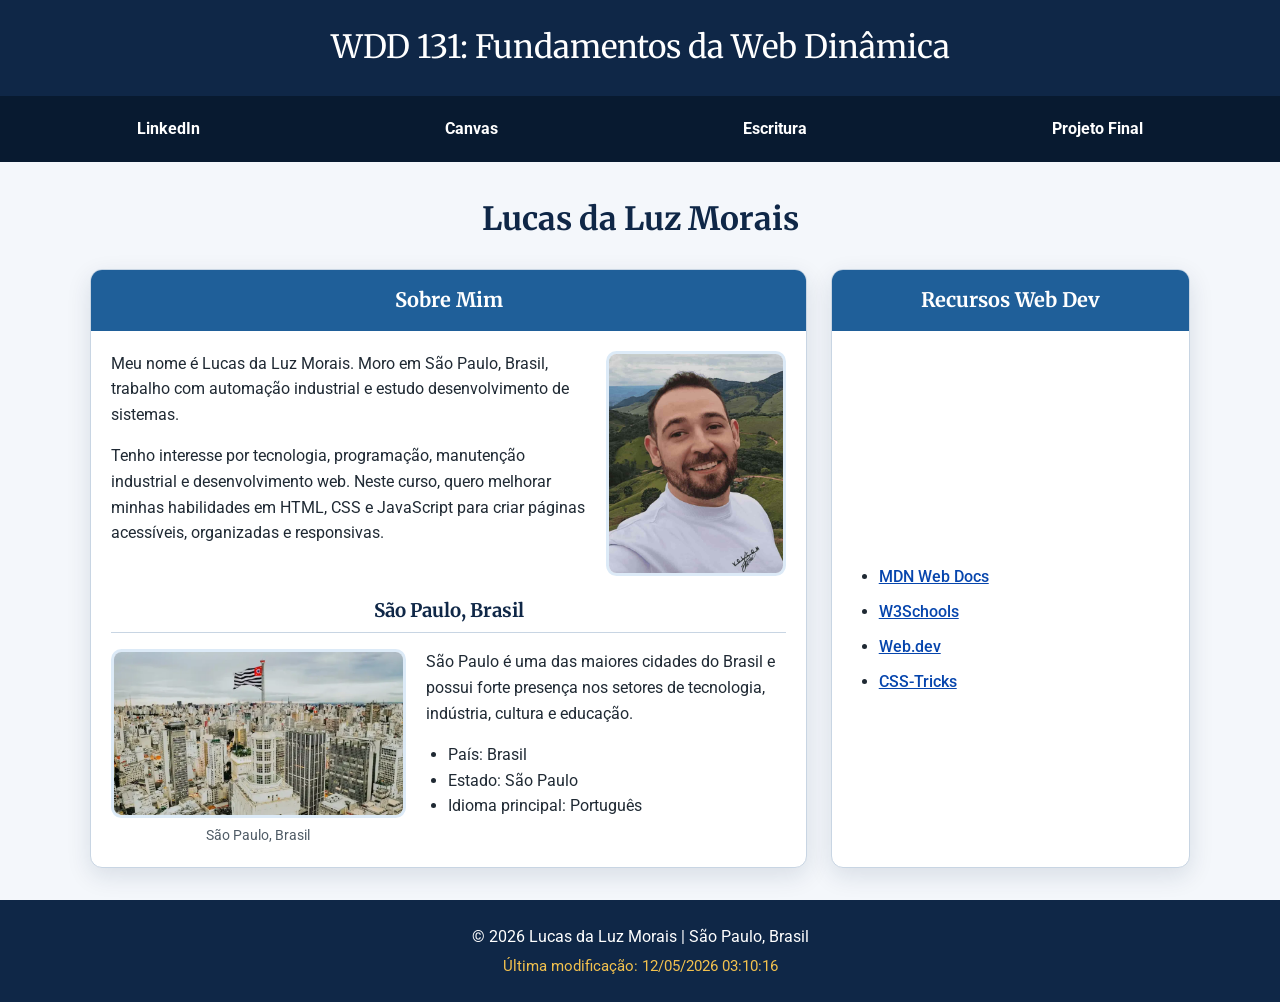
<file: index.html>
<!DOCTYPE html>
<html lang="pt-BR">
<head>
  <meta charset="UTF-8">
  <meta name="viewport" content="width=device-width, initial-scale=1.0">

  <title>WDD 131 – Fundamentos da Web Dinâmica - Lucas da Luz Morais</title>

  <meta
    name="description"
    content="WDD 131 – Fundamentos da Web Dinâmica. Página inicial de Lucas da Luz Morais com informações pessoais, recursos de desenvolvimento web e links acadêmicos."
  >

  <meta name="author" content="Lucas da Luz Morais">

  <link rel="preconnect" href="https://fonts.googleapis.com">
  <link rel="preconnect" href="https://fonts.gstatic.com" crossorigin>

  <link
    href="https://fonts.googleapis.com/css2?family=Merriweather:wght@700&family=Roboto:wght@400;500;700&display=swap"
    rel="stylesheet"
  >

  <link rel="stylesheet" href="estilos/base.css">

  <script src="scripts/obterdatas.js" defer></script>
</head>

<body>
  <header>
    <span id="course-title">
      WDD 131: Fundamentos da Web Dinâmica
    </span>

    <nav aria-label="Navegação principal">
      <a
        href="https://www.linkedin.com/in/llucaslluz/"
        target="_blank"
        rel="noopener noreferrer"
      >
        LinkedIn
      </a>

      <a
        href="https://byupw.instructure.com/"
        target="_blank"
        rel="noopener noreferrer"
      >
        Canvas
      </a>

      <a
        href="https://www.churchofjesuschrist.org/study/scriptures/bofm/morm/9?lang=por"
        target="_blank"
        rel="noopener noreferrer"
      >
        Escritura
      </a>

      <a href="projeto/">
        Projeto Final
      </a>
    </nav>
  </header>

  <main>
    <h1>Lucas da Luz Morais</h1>

    <div class="cards-grid">
      <section class="card sobre-mim">
        <h2>Sobre Mim</h2>

        <div class="card-content">
          <div class="texto-sobre">
            <p>
              Meu nome é Lucas da Luz Morais. Moro em São Paulo, Brasil,
              trabalho com automação industrial e estudo desenvolvimento
              de sistemas.
            </p>

            <p>
              Tenho interesse por tecnologia, programação, manutenção
              industrial e desenvolvimento web. Neste curso, quero melhorar
              minhas habilidades em HTML, CSS e JavaScript para criar páginas
              acessíveis, organizadas e responsivas.
            </p>
          </div>

          <img
            class="foto-perfil"
            src="imagens/perfil.jpg"
            alt="Foto de Lucas da Luz Morais"
            width="220"
            height="220"
          >
        </div>

        <div class="local-info">
          <h3>São Paulo, Brasil</h3>

          <div class="local-content">
            <figure>
              <img
                src="imagens/sao-paulo.webp"
                alt="Ilustração do horizonte da cidade de São Paulo"
                width="360"
                height="220"
                loading="lazy"
              >

              <figcaption>
                São Paulo, Brasil
              </figcaption>
            </figure>

            <div>
              <p>
                São Paulo é uma das maiores cidades do Brasil e possui
                forte presença nos setores de tecnologia, indústria,
                cultura e educação.
              </p>

              <ul>
                <li>País: Brasil</li>
                <li>Estado: São Paulo</li>
                <li>Idioma principal: Português</li>
              </ul>
            </div>
          </div>
        </div>
      </section>

      <section class="card recursos">
        <h2>Recursos Web Dev</h2>

        <div class="recursos-content">
          <ul>
            <li>
              <a
                href="https://developer.mozilla.org/pt-BR/"
                target="_blank"
                rel="noopener noreferrer"
              >
                MDN Web Docs
              </a>
            </li>

            <li>
              <a
                href="https://www.w3schools.com/"
                target="_blank"
                rel="noopener noreferrer"
              >
                W3Schools
              </a>
            </li>

            <li>
              <a
                href="https://web.dev/"
                target="_blank"
                rel="noopener noreferrer"
              >
                Web.dev
              </a>
            </li>

            <li>
              <a
                href="https://css-tricks.com/"
                target="_blank"
                rel="noopener noreferrer"
              >
                CSS-Tricks
              </a>
            </li>
          </ul>
        </div>
      </section>
    </div>
  </main>

  <footer>
    <p>
      &copy; <span id="anoatual"></span>
      Lucas da Luz Morais | São Paulo, Brasil
    </p>

    <p id="ultimaModificacao"></p>
  </footer>
</body>
</html>
</file>
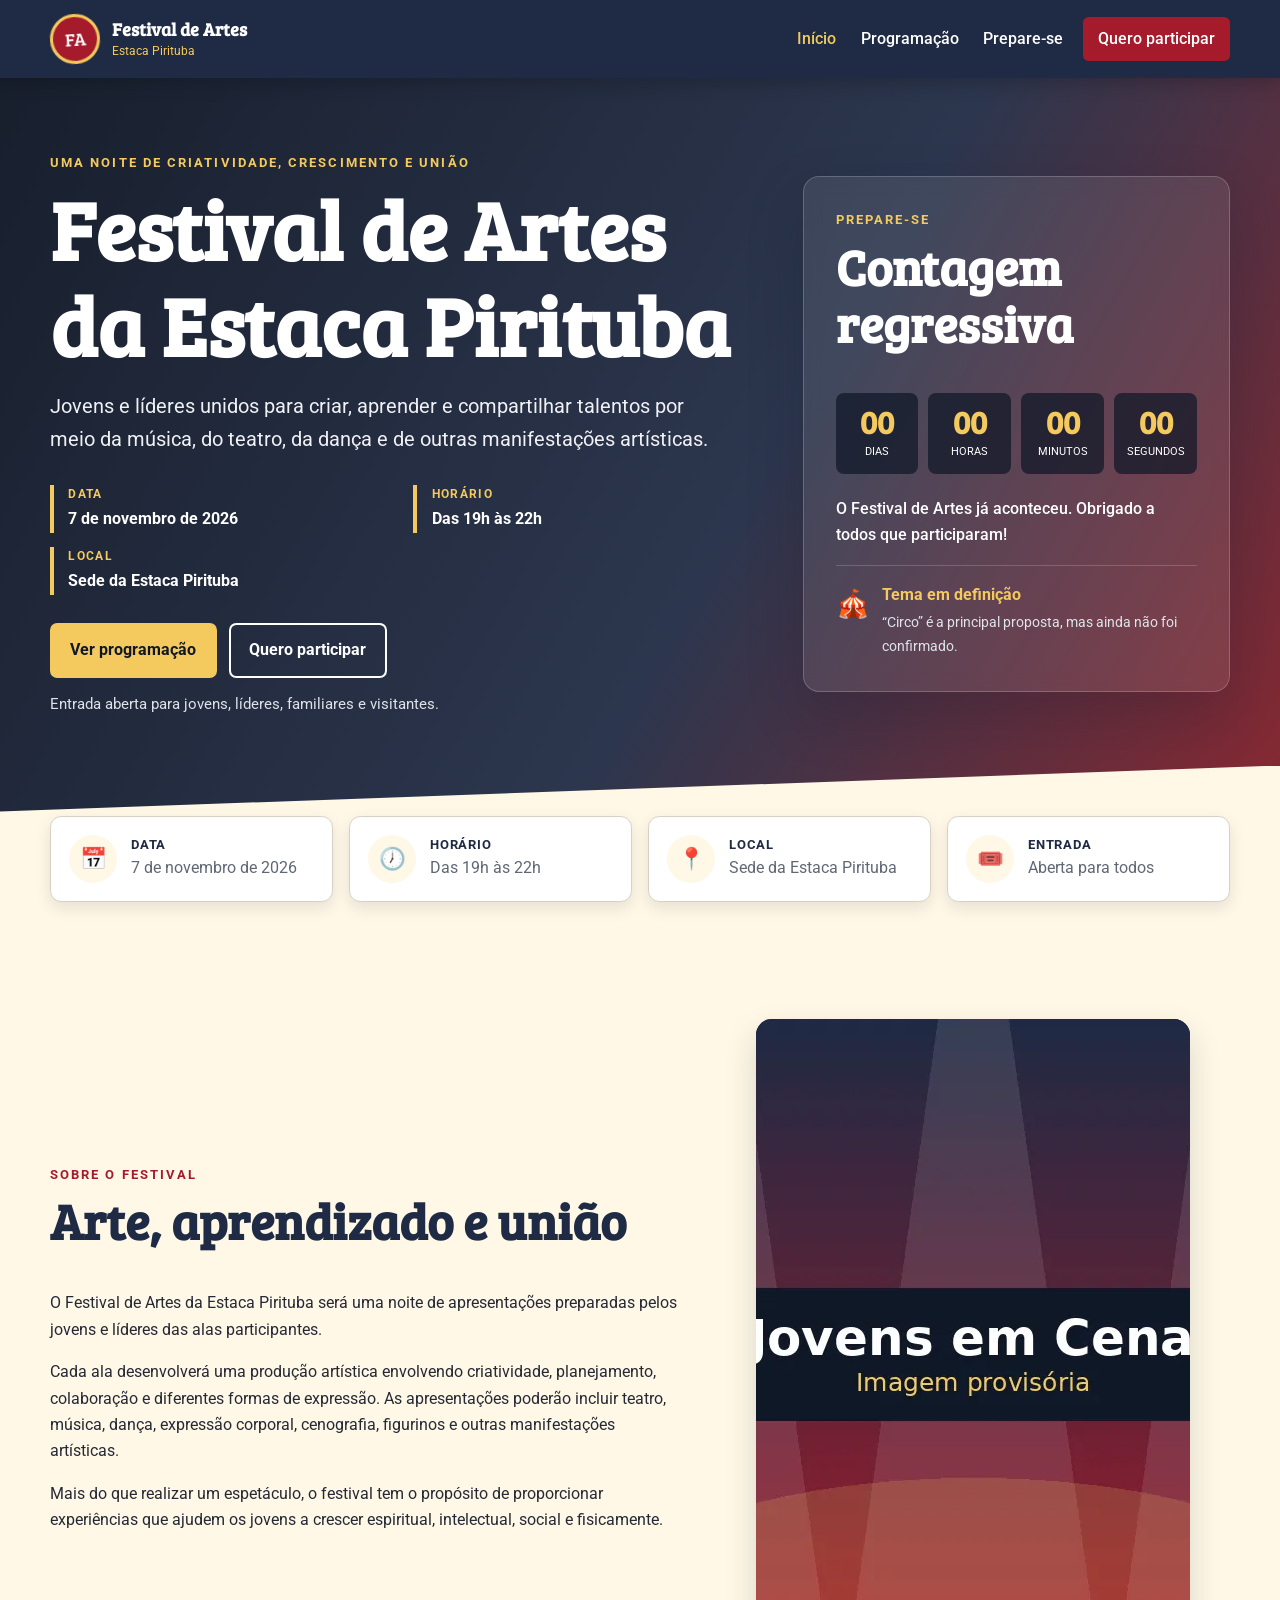
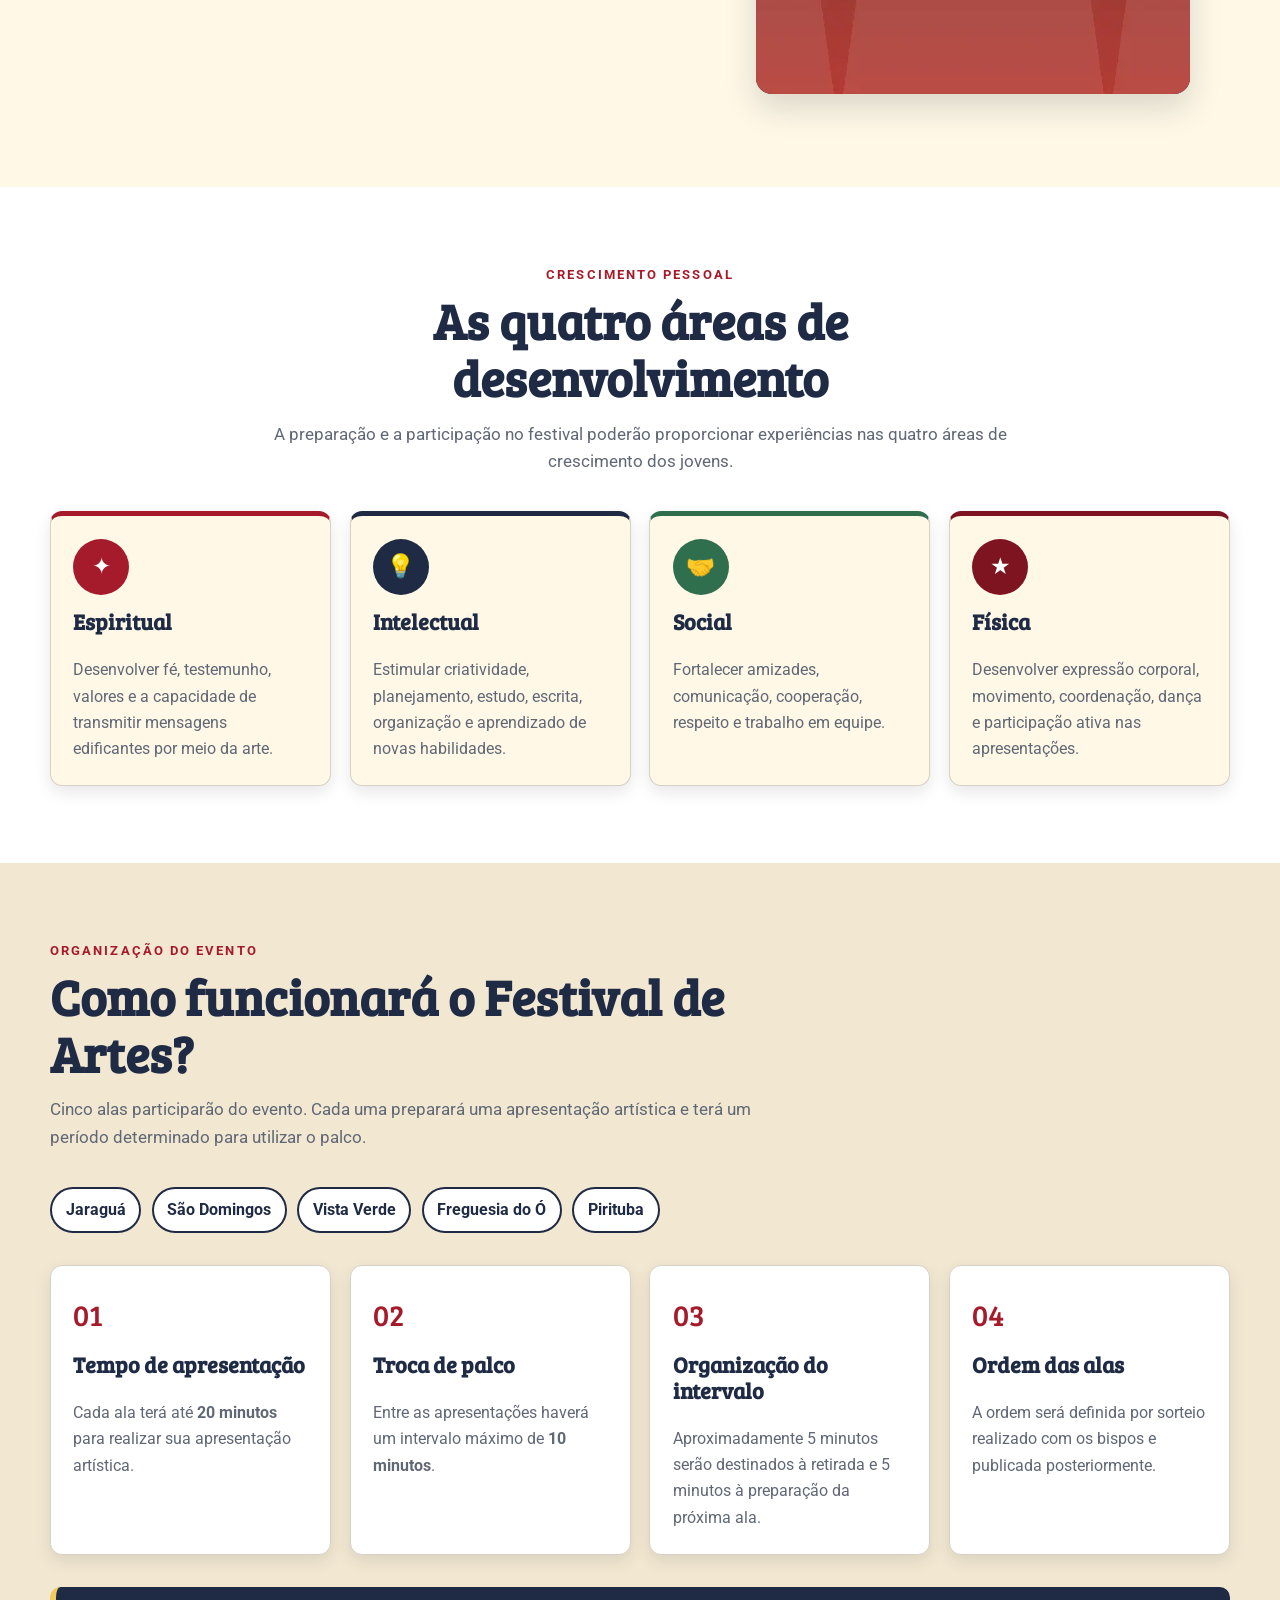
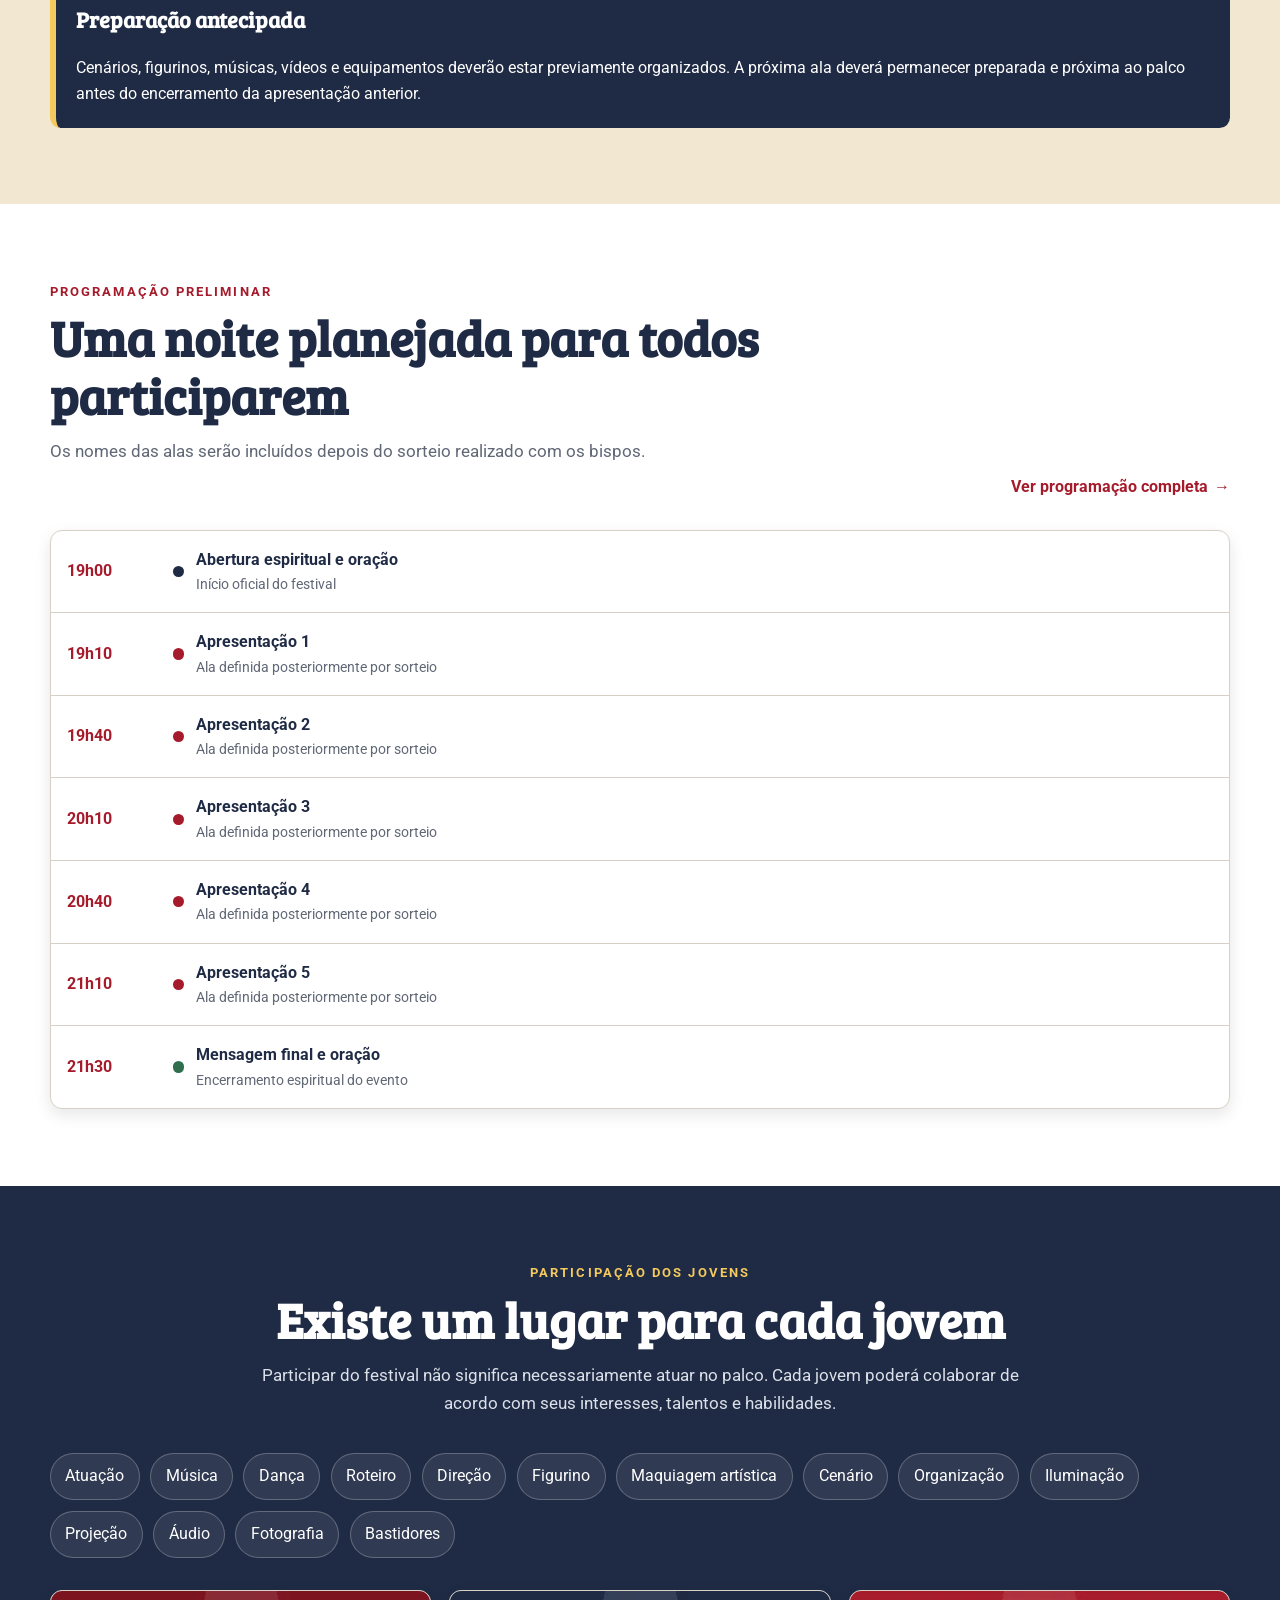
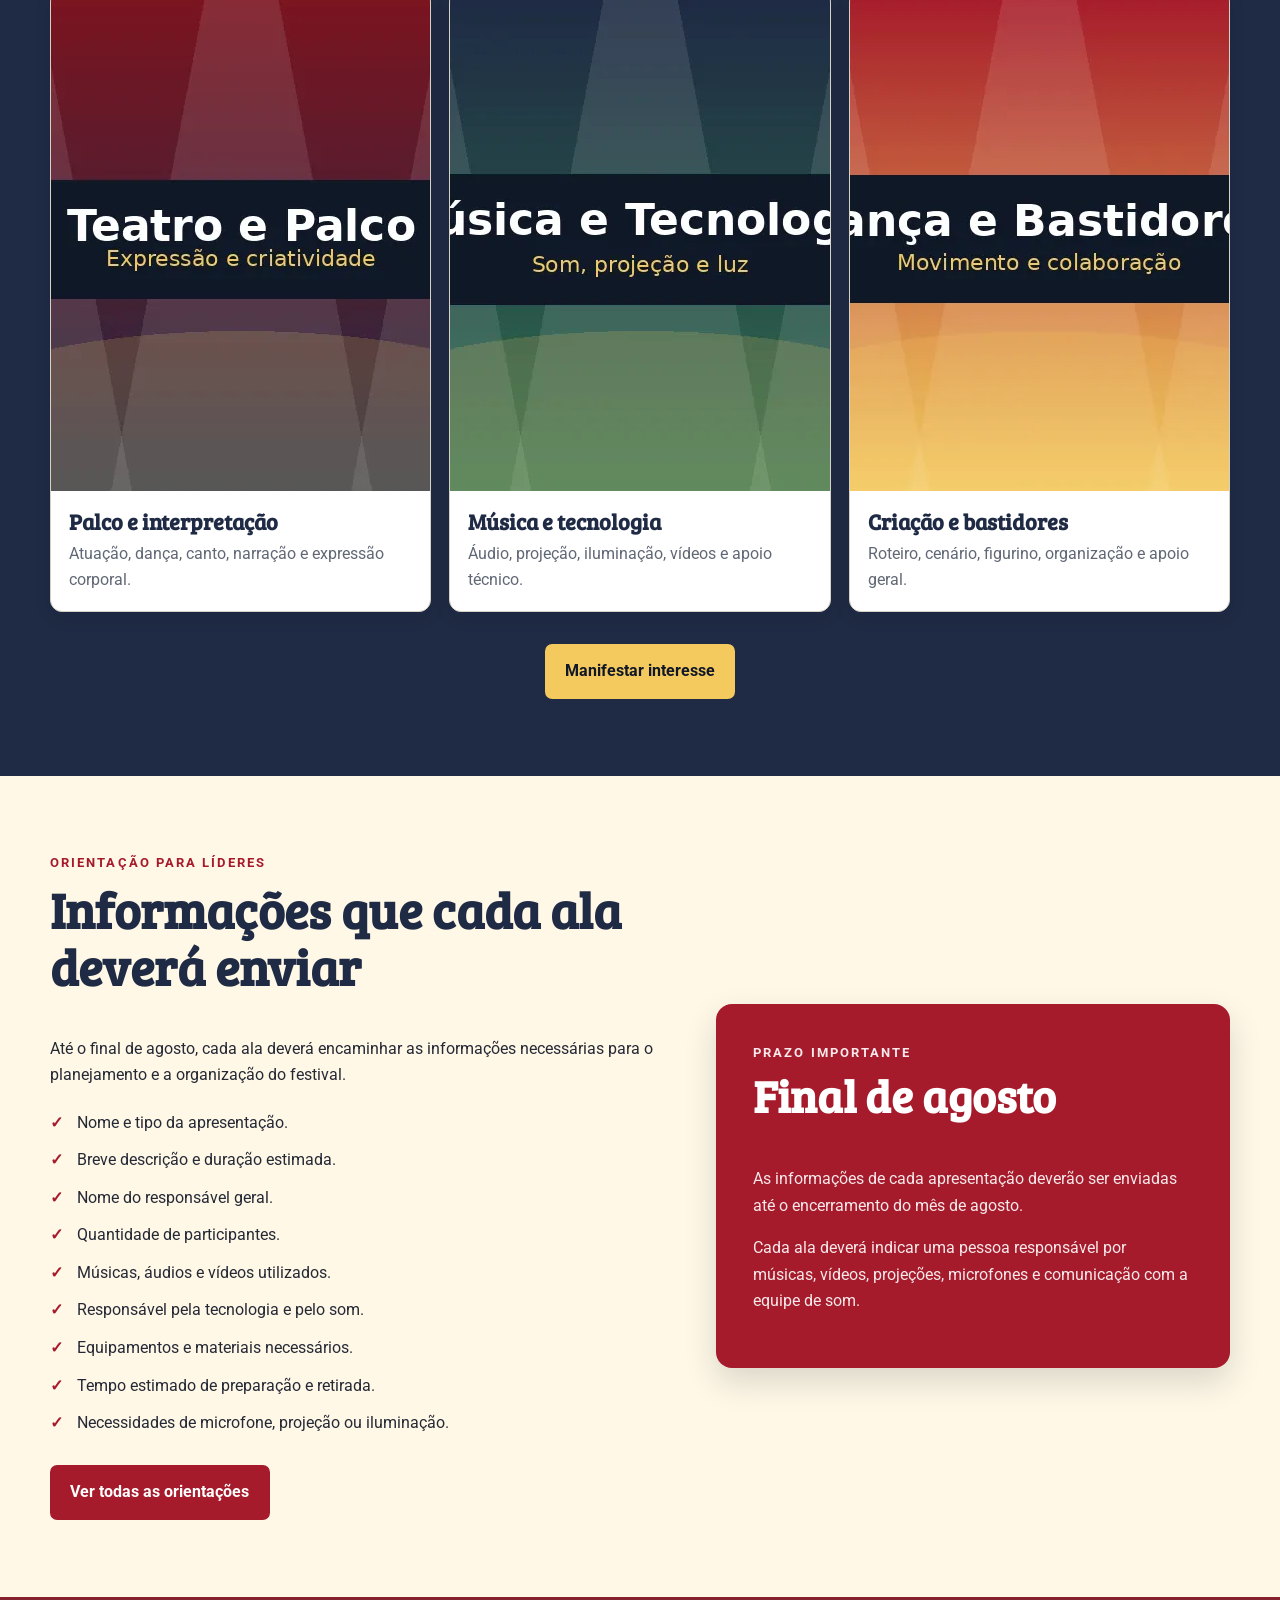
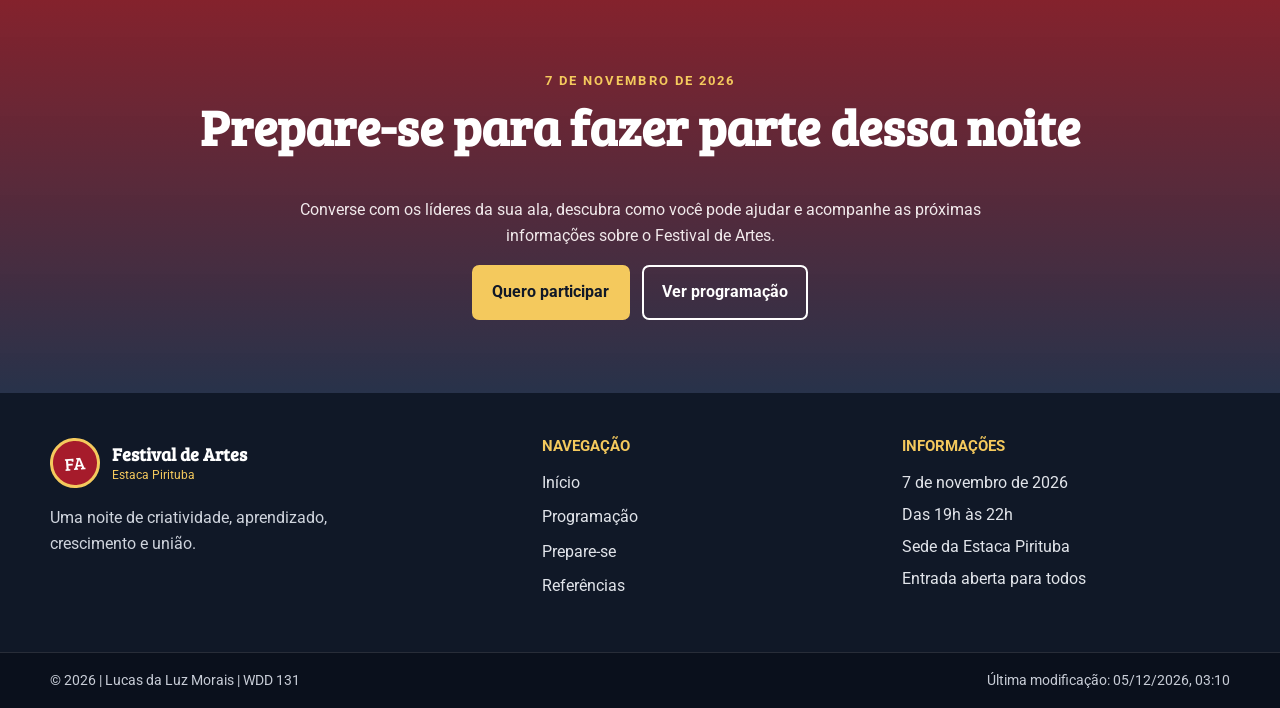
<file: projeto/index.html>
<!DOCTYPE html>
<html lang="pt-BR">
<head>
  <meta charset="UTF-8">
  <meta name="viewport" content="width=device-width, initial-scale=1.0">
  <meta
    name="description"
    content="Site informativo do Festival de Artes da Estaca Pirituba, que acontecerá em 7 de novembro de 2026."
  >
  <meta name="author" content="Lucas da Luz Morais">
  <title>Festival de Artes | Estaca Pirituba</title>

  <link rel="preconnect" href="https://fonts.googleapis.com">
  <link rel="preconnect" href="https://fonts.gstatic.com" crossorigin>
  <link
    href="https://fonts.googleapis.com/css2?family=Bree+Serif&family=Roboto:wght@400;500;700&display=swap"
    rel="stylesheet"
  >

  <link rel="stylesheet" href="styles/festival.css">
  <script src="scripts/main.js" defer></script>
</head>

<body>
  <a class="skip-link" href="#main-content">Ir para o conteúdo principal</a>

  <header class="site-header">
    <div class="container header-inner">
      <a class="brand" href="index.html" aria-label="Página inicial do Festival de Artes">
        <span class="brand-symbol" aria-hidden="true">FA</span>
        <span class="brand-name">
          <strong>Festival de Artes</strong>
          <small>Estaca Pirituba</small>
        </span>
      </a>

      <button
        id="menu-button"
        class="menu-button"
        type="button"
        aria-label="Abrir menu de navegação"
        aria-expanded="false"
        aria-controls="main-navigation"
      >
        <span aria-hidden="true">☰</span>
      </button>

      <nav
        id="main-navigation"
        class="main-navigation"
        aria-label="Navegação principal"
      >
        <a class="active" href="index.html" aria-current="page">Início</a>
        <a href="programacao.html">Programação</a>
        <a href="prepare-se.html">Prepare-se</a>
        <a class="nav-cta" href="prepare-se.html#formulario-interesse">
          Quero participar
        </a>
      </nav>
    </div>
  </header>

  <main id="main-content">
    <section class="hero">
      <div class="container hero-inner">
        <div>
          <p class="eyebrow hero-eyebrow">
            Uma noite de criatividade, crescimento e união
          </p>

          <h1>Festival de Artes da Estaca Pirituba</h1>

          <p class="hero-description">
            Jovens e líderes unidos para criar, aprender e compartilhar
            talentos por meio da música, do teatro, da dança e de outras
            manifestações artísticas.
          </p>

          <div class="hero-details" aria-label="Informações principais do evento">
            <div>
              <span>Data</span>
              <strong>7 de novembro de 2026</strong>
            </div>

            <div>
              <span>Horário</span>
              <strong>Das 19h às 22h</strong>
            </div>

            <div>
              <span>Local</span>
              <strong>Sede da Estaca Pirituba</strong>
            </div>
          </div>

          <div class="hero-actions">
            <a class="button button-primary" href="programacao.html">
              Ver programação
            </a>
            <a
              class="button button-outline"
              href="prepare-se.html#formulario-interesse"
            >
              Quero participar
            </a>
          </div>

          <p class="hero-note">
            Entrada aberta para jovens, líderes, familiares e visitantes.
          </p>
        </div>

        <aside class="countdown-card" aria-labelledby="countdown-title">
          <p class="eyebrow hero-eyebrow">Prepare-se</p>
          <h2 id="countdown-title">Contagem regressiva</h2>

          <div id="countdown" class="countdown" aria-live="polite">
            <div>
              <strong id="countdown-days">00</strong>
              <span>Dias</span>
            </div>
            <div>
              <strong id="countdown-hours">00</strong>
              <span>Horas</span>
            </div>
            <div>
              <strong id="countdown-minutes">00</strong>
              <span>Minutos</span>
            </div>
            <div>
              <strong id="countdown-seconds">00</strong>
              <span>Segundos</span>
            </div>
          </div>

          <p id="event-status" class="event-status">
            Calculando o tempo restante...
          </p>

          <div class="theme-status">
            <span aria-hidden="true">🎪</span>
            <div>
              <strong>Tema em definição</strong>
              <p>
                “Circo” é a principal proposta, mas ainda não foi confirmado.
              </p>
            </div>
          </div>
        </aside>
      </div>
    </section>

    <section class="quick-info" aria-label="Resumo do evento">
      <div class="container quick-grid">
        <article class="quick-card">
          <span class="quick-icon" aria-hidden="true">📅</span>
          <div>
            <h2>Data</h2>
            <p>7 de novembro de 2026</p>
          </div>
        </article>

        <article class="quick-card">
          <span class="quick-icon" aria-hidden="true">🕖</span>
          <div>
            <h2>Horário</h2>
            <p>Das 19h às 22h</p>
          </div>
        </article>

        <article class="quick-card">
          <span class="quick-icon" aria-hidden="true">📍</span>
          <div>
            <h2>Local</h2>
            <p>Sede da Estaca Pirituba</p>
          </div>
        </article>

        <article class="quick-card">
          <span class="quick-icon" aria-hidden="true">🎟️</span>
          <div>
            <h2>Entrada</h2>
            <p>Aberta para todos</p>
          </div>
        </article>
      </div>
    </section>

    <section class="content-section">
      <div class="container two-columns">
        <div>
          <p class="eyebrow">Sobre o festival</p>
          <h2>Arte, aprendizado e união</h2>

          <p>
            O Festival de Artes da Estaca Pirituba será uma noite de
            apresentações preparadas pelos jovens e líderes das alas
            participantes.
          </p>

          <p>
            Cada ala desenvolverá uma produção artística envolvendo
            criatividade, planejamento, colaboração e diferentes formas de
            expressão. As apresentações poderão incluir teatro, música, dança,
            expressão corporal, cenografia, figurinos e outras manifestações
            artísticas.
          </p>

          <p>
            Mais do que realizar um espetáculo, o festival tem o propósito de
            proporcionar experiências que ajudem os jovens a crescer
            espiritual, intelectual, social e fisicamente.
          </p>
        </div>

        <figure class="about-image">
          <img
            src="images/jovens-apresentacao.webp"
            alt="Ilustração provisória de jovens participando de uma apresentação artística"
            width="900"
            height="675"
            loading="lazy"
          >
        </figure>
      </div>
    </section>

    <section class="content-section growth-section">
      <div class="container">
        <div class="section-heading centered">
          <p class="eyebrow">Crescimento pessoal</p>
          <h2>As quatro áreas de desenvolvimento</h2>
          <p>
            A preparação e a participação no festival poderão proporcionar
            experiências nas quatro áreas de crescimento dos jovens.
          </p>
        </div>

        <div id="growth-areas" class="growth-grid" aria-live="polite"></div>
      </div>
    </section>

    <section class="content-section operation-section">
      <div class="container">
        <div class="section-heading">
          <p class="eyebrow">Organização do evento</p>
          <h2>Como funcionará o Festival de Artes?</h2>
          <p>
            Cinco alas participarão do evento. Cada uma preparará uma
            apresentação artística e terá um período determinado para utilizar
            o palco.
          </p>
        </div>

        <div class="wards" aria-label="Alas participantes">
          <span>Jaraguá</span>
          <span>São Domingos</span>
          <span>Vista Verde</span>
          <span>Freguesia do Ó</span>
          <span>Pirituba</span>
        </div>

        <div class="rules-grid">
          <article class="rule-card">
            <span class="rule-number">01</span>
            <h3>Tempo de apresentação</h3>
            <p>
              Cada ala terá até <strong>20 minutos</strong> para realizar sua
              apresentação artística.
            </p>
          </article>

          <article class="rule-card">
            <span class="rule-number">02</span>
            <h3>Troca de palco</h3>
            <p>
              Entre as apresentações haverá um intervalo máximo de
              <strong>10 minutos</strong>.
            </p>
          </article>

          <article class="rule-card">
            <span class="rule-number">03</span>
            <h3>Organização do intervalo</h3>
            <p>
              Aproximadamente 5 minutos serão destinados à retirada e
              5 minutos à preparação da próxima ala.
            </p>
          </article>

          <article class="rule-card">
            <span class="rule-number">04</span>
            <h3>Ordem das alas</h3>
            <p>
              A ordem será definida por sorteio realizado com os bispos e
              publicada posteriormente.
            </p>
          </article>
        </div>

        <div class="notice notice-spaced">
          <h3>Preparação antecipada</h3>
          <p>
            Cenários, figurinos, músicas, vídeos e equipamentos deverão estar
            previamente organizados. A próxima ala deverá permanecer preparada
            e próxima ao palco antes do encerramento da apresentação anterior.
          </p>
        </div>
      </div>
    </section>

    <section class="content-section schedule-section">
      <div class="container">
        <div class="schedule-heading">
          <div class="section-heading">
            <p class="eyebrow">Programação preliminar</p>
            <h2>Uma noite planejada para todos participarem</h2>
            <p>
              Os nomes das alas serão incluídos depois do sorteio realizado
              com os bispos.
            </p>
          </div>

          <a class="text-link" href="programacao.html">
            Ver programação completa <span aria-hidden="true">→</span>
          </a>
        </div>

        <div id="schedule-preview" class="schedule-list" aria-live="polite"></div>
      </div>
    </section>

    <section class="content-section participation-section">
      <div class="container">
        <div class="section-heading centered">
          <p class="eyebrow hero-eyebrow">Participação dos jovens</p>
          <h2>Existe um lugar para cada jovem</h2>
          <p>
            Participar do festival não significa necessariamente atuar no
            palco. Cada jovem poderá colaborar de acordo com seus interesses,
            talentos e habilidades.
          </p>
        </div>

        <div class="roles">
          <span>Atuação</span>
          <span>Música</span>
          <span>Dança</span>
          <span>Roteiro</span>
          <span>Direção</span>
          <span>Figurino</span>
          <span>Maquiagem artística</span>
          <span>Cenário</span>
          <span>Organização</span>
          <span>Iluminação</span>
          <span>Projeção</span>
          <span>Áudio</span>
          <span>Fotografia</span>
          <span>Bastidores</span>
        </div>

        <div class="gallery-grid">
          <article class="gallery-card">
            <img
              src="images/teatro.webp"
              alt="Ilustração provisória representando uma apresentação teatral"
              width="800"
              height="500"
              loading="lazy"
            >
            <div>
              <h3>Palco e interpretação</h3>
              <p>Atuação, dança, canto, narração e expressão corporal.</p>
            </div>
          </article>

          <article class="gallery-card">
            <img
              src="images/musica.webp"
              alt="Ilustração provisória representando música e recursos de áudio"
              width="800"
              height="500"
              loading="lazy"
            >
            <div>
              <h3>Música e tecnologia</h3>
              <p>Áudio, projeção, iluminação, vídeos e apoio técnico.</p>
            </div>
          </article>

          <article class="gallery-card">
            <img
              src="images/danca.webp"
              alt="Ilustração provisória representando dança, cenário e figurino"
              width="800"
              height="500"
              loading="lazy"
            >
            <div>
              <h3>Criação e bastidores</h3>
              <p>Roteiro, cenário, figurino, organização e apoio geral.</p>
            </div>
          </article>
        </div>

        <div class="centered action-spaced">
          <a
            class="button button-primary"
            href="prepare-se.html#formulario-interesse"
          >
            Manifestar interesse
          </a>
        </div>
      </div>
    </section>

    <section class="content-section">
      <div class="container two-columns">
        <div>
          <p class="eyebrow">Orientação para líderes</p>
          <h2>Informações que cada ala deverá enviar</h2>

          <p>
            Até o final de agosto, cada ala deverá encaminhar as informações
            necessárias para o planejamento e a organização do festival.
          </p>

          <ul class="leaders-list">
            <li>Nome e tipo da apresentação.</li>
            <li>Breve descrição e duração estimada.</li>
            <li>Nome do responsável geral.</li>
            <li>Quantidade de participantes.</li>
            <li>Músicas, áudios e vídeos utilizados.</li>
            <li>Responsável pela tecnologia e pelo som.</li>
            <li>Equipamentos e materiais necessários.</li>
            <li>Tempo estimado de preparação e retirada.</li>
            <li>Necessidades de microfone, projeção ou iluminação.</li>
          </ul>

          <a class="button button-secondary" href="prepare-se.html">
            Ver todas as orientações
          </a>
        </div>

        <aside class="deadline-card">
          <p class="eyebrow hero-eyebrow">Prazo importante</p>
          <h3>Final de agosto</h3>
          <p>
            As informações de cada apresentação deverão ser enviadas até o
            encerramento do mês de agosto.
          </p>
          <p>
            Cada ala deverá indicar uma pessoa responsável por músicas,
            vídeos, projeções, microfones e comunicação com a equipe de som.
          </p>
        </aside>
      </div>
    </section>

    <section class="final-call">
      <div class="container">
        <p class="eyebrow hero-eyebrow">7 de novembro de 2026</p>
        <h2>Prepare-se para fazer parte dessa noite</h2>
        <p>
          Converse com os líderes da sua ala, descubra como você pode ajudar e
          acompanhe as próximas informações sobre o Festival de Artes.
        </p>

        <div class="final-actions">
          <a
            class="button button-primary"
            href="prepare-se.html#formulario-interesse"
          >
            Quero participar
          </a>
          <a class="button button-outline" href="programacao.html">
            Ver programação
          </a>
        </div>
      </div>
    </section>
  </main>

  <footer class="site-footer">
    <div class="container footer-grid">
      <div class="footer-brand">
        <a class="brand" href="index.html">
          <span class="brand-symbol" aria-hidden="true">FA</span>
          <span class="brand-name">
            <strong>Festival de Artes</strong>
            <small>Estaca Pirituba</small>
          </span>
        </a>
        <p>Uma noite de criatividade, aprendizado, crescimento e união.</p>
      </div>

      <nav class="footer-nav" aria-label="Navegação do rodapé">
        <h2>Navegação</h2>
        <a href="index.html">Início</a>
        <a href="programacao.html">Programação</a>
        <a href="prepare-se.html">Prepare-se</a>
        <a href="referencias.html">Referências</a>
      </nav>

      <div class="footer-info">
        <h2>Informações</h2>
        <p>7 de novembro de 2026</p>
        <p>Das 19h às 22h</p>
        <p>Sede da Estaca Pirituba</p>
        <p>Entrada aberta para todos</p>
      </div>
    </div>

    <div class="footer-bottom">
      <div class="container footer-bottom-inner">
        <p>
          &copy; <span class="current-year"></span>
          | Lucas da Luz Morais | WDD 131
        </p>
        <p>
          Última modificação:
          <span class="last-modified"></span>
        </p>
      </div>
    </div>
  </footer>
</body>
</html>
</file>
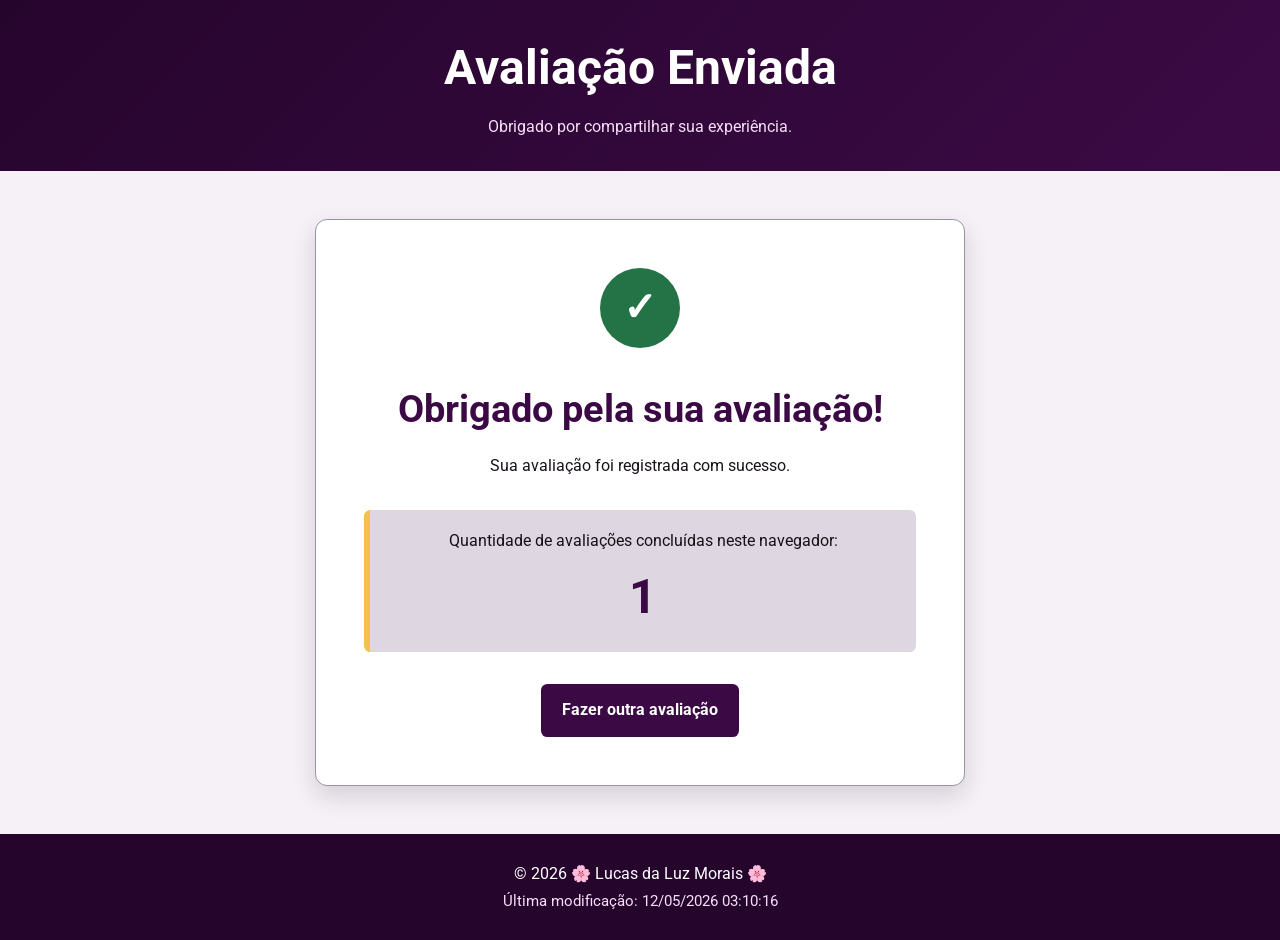
<file: avaliacao.html>
<!DOCTYPE html>
<html lang="pt-BR">
<head>
  <meta charset="UTF-8">
  <meta name="viewport" content="width=device-width, initial-scale=1.0">

  <meta
    name="description"
    content="Página de confirmação do envio da avaliação de produto."
  >
  <meta name="author" content="Lucas da Luz Morais">

  <title>Avaliação Enviada</title>

  <link rel="preconnect" href="https://fonts.googleapis.com">
  <link rel="preconnect" href="https://fonts.gstatic.com" crossorigin>

  <link
    href="https://fonts.googleapis.com/css2?family=Roboto:wght@400;500;700&display=swap"
    rel="stylesheet"
  >

  <link rel="stylesheet" href="estilos/formulario.css">

  <script src="scripts/avaliacao.js" defer></script>
</head>

<body>
  <header class="page-header">
    <h1>Avaliação Enviada</h1>

    <p>
      Obrigado por compartilhar sua experiência.
    </p>
  </header>

  <main class="confirmation-main">
    <section class="confirmation-card">
      <div class="confirmation-icon" aria-hidden="true">
        ✓
      </div>

      <h2>Obrigado pela sua avaliação!</h2>

      <p>
        Sua avaliação foi registrada com sucesso.
      </p>

      <div class="review-counter">
        <p>Quantidade de avaliações concluídas neste navegador:</p>

        <strong id="review-count">0</strong>
      </div>

      <a class="return-button" href="formulario.html">
        Fazer outra avaliação
      </a>
    </section>
  </main>

  <footer>
    <p>
      &copy; <span id="current-year"></span>
      🌸 Lucas da Luz Morais 🌸
    </p>

    <p>
      Última modificação:
      <span id="last-modified"></span>
    </p>
  </footer>
</body>
</html>
</file>
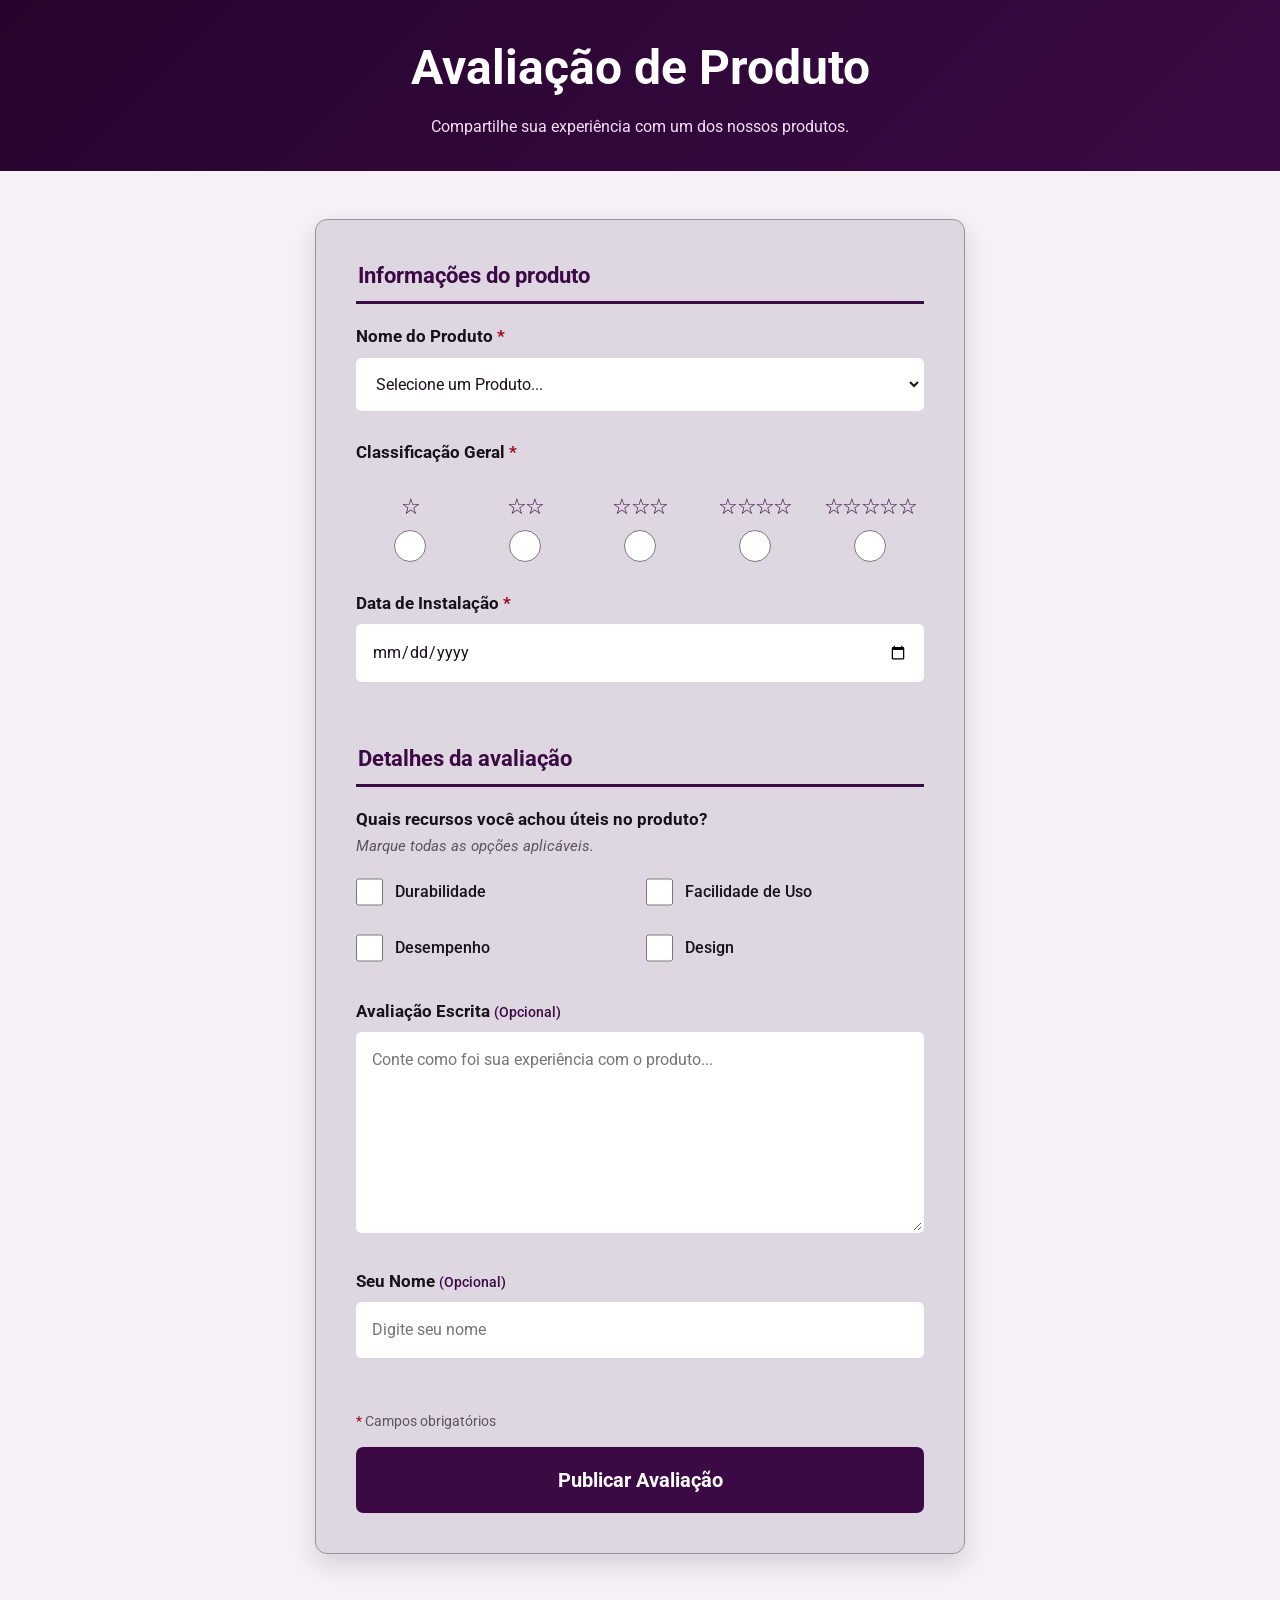
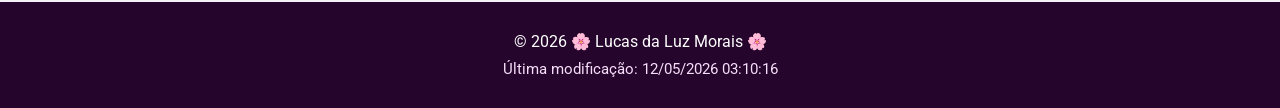
<file: formulario.html>
<!DOCTYPE html>
<html lang="pt-BR">
<head>
  <meta charset="UTF-8">
  <meta name="viewport" content="width=device-width, initial-scale=1.0">

  <meta
    name="description"
    content="Formulário de avaliação de produtos desenvolvido para o curso WDD 131."
  >
  <meta name="author" content="Lucas da Luz Morais">

  <title>Avaliação de Produto</title>

  <link rel="preconnect" href="https://fonts.googleapis.com">
  <link rel="preconnect" href="https://fonts.gstatic.com" crossorigin>

  <link
    href="https://fonts.googleapis.com/css2?family=Roboto:wght@400;500;700&display=swap"
    rel="stylesheet"
  >

  <link rel="stylesheet" href="estilos/formulario.css">

  <script src="scripts/formulario.js" defer></script>
</head>

<body>
  <header class="page-header">
    <h1>Avaliação de Produto</h1>

    <p>
      Compartilhe sua experiência com um dos nossos produtos.
    </p>
  </header>

  <main>
    <form
      class="review-form"
      method="get"
      action="avaliacao.html"
    >
      <fieldset>
        <legend>Informações do produto</legend>

        <div class="form-group">
          <label for="produto">
            Nome do Produto
            <span class="required">*</span>
          </label>

          <select
            id="produto"
            name="produto"
            required
          >
            <option value="" disabled selected>
              Selecione um Produto...
            </option>
          </select>
        </div>

        <div class="form-group">
          <p class="field-label">
            Classificação Geral
            <span class="required">*</span>
          </p>

          <div
            class="rating-group"
            role="radiogroup"
            aria-label="Classificação geral do produto"
          >
            <div class="rating-option">
              <label for="estrela1" aria-label="1 estrela">
                <span class="stars">☆</span>
                <span class="rating-number">1</span>
              </label>

              <input
                type="radio"
                id="estrela1"
                name="classificacao"
                value="1"
                required
              >
            </div>

            <div class="rating-option">
              <label for="estrela2" aria-label="2 estrelas">
                <span class="stars">☆☆</span>
                <span class="rating-number">2</span>
              </label>

              <input
                type="radio"
                id="estrela2"
                name="classificacao"
                value="2"
                required
              >
            </div>

            <div class="rating-option">
              <label for="estrela3" aria-label="3 estrelas">
                <span class="stars">☆☆☆</span>
                <span class="rating-number">3</span>
              </label>

              <input
                type="radio"
                id="estrela3"
                name="classificacao"
                value="3"
                required
              >
            </div>

            <div class="rating-option">
              <label for="estrela4" aria-label="4 estrelas">
                <span class="stars">☆☆☆☆</span>
                <span class="rating-number">4</span>
              </label>

              <input
                type="radio"
                id="estrela4"
                name="classificacao"
                value="4"
                required
              >
            </div>

            <div class="rating-option">
              <label for="estrela5" aria-label="5 estrelas">
                <span class="stars">☆☆☆☆☆</span>
                <span class="rating-number">5</span>
              </label>

              <input
                type="radio"
                id="estrela5"
                name="classificacao"
                value="5"
                required
              >
            </div>
          </div>
        </div>

        <div class="form-group">
          <label for="data-instalacao">
            Data de Instalação
            <span class="required">*</span>
          </label>

          <input
            type="date"
            id="data-instalacao"
            name="dataInstalacao"
            required
          >
        </div>
      </fieldset>

      <fieldset>
        <legend>Detalhes da avaliação</legend>

        <div class="form-group">
          <p class="field-label">
            Quais recursos você achou úteis no produto?
          </p>

          <p class="instruction">
            Marque todas as opções aplicáveis.
          </p>

          <div class="checkbox-group">
            <label class="checkbox-option" for="durabilidade">
              <input
                type="checkbox"
                id="durabilidade"
                name="recursos"
                value="durabilidade"
              >

              <span>Durabilidade</span>
            </label>

            <label class="checkbox-option" for="facilidade">
              <input
                type="checkbox"
                id="facilidade"
                name="recursos"
                value="facilidade-de-uso"
              >

              <span>Facilidade de Uso</span>
            </label>

            <label class="checkbox-option" for="desempenho">
              <input
                type="checkbox"
                id="desempenho"
                name="recursos"
                value="desempenho"
              >

              <span>Desempenho</span>
            </label>

            <label class="checkbox-option" for="design">
              <input
                type="checkbox"
                id="design"
                name="recursos"
                value="design"
              >

              <span>Design</span>
            </label>
          </div>
        </div>

        <div class="form-group">
          <label for="avaliacao-escrita">
            Avaliação Escrita
            <span class="optional">(Opcional)</span>
          </label>

          <textarea
            id="avaliacao-escrita"
            name="avaliacaoEscrita"
            rows="7"
            placeholder="Conte como foi sua experiência com o produto..."
          ></textarea>
        </div>

        <div class="form-group">
          <label for="nome-usuario">
            Seu Nome
            <span class="optional">(Opcional)</span>
          </label>

          <input
            type="text"
            id="nome-usuario"
            name="nomeUsuario"
            autocomplete="name"
            placeholder="Digite seu nome"
          >
        </div>
      </fieldset>

      <p class="required-message">
        <span class="required">*</span>
        Campos obrigatórios
      </p>

      <input
        class="submit-button"
        type="submit"
        value="Publicar Avaliação"
      >
    </form>
  </main>

  <footer>
    <p>
      &copy; <span id="current-year"></span>
      🌸 Lucas da Luz Morais 🌸
    </p>

    <p>
      Última modificação:
      <span id="last-modified"></span>
    </p>
  </footer>
</body>
</html>
</file>
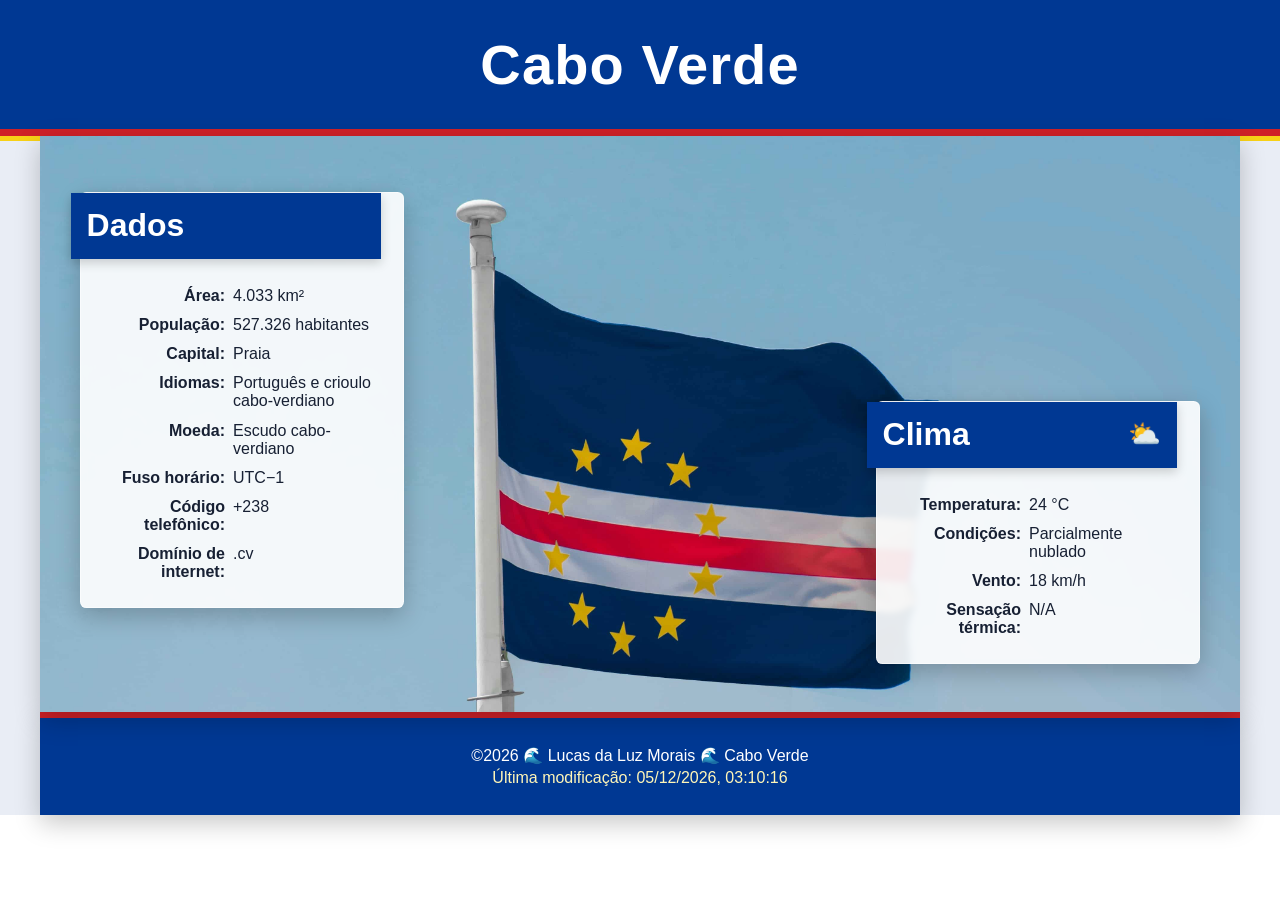
<file: local.html>
<!DOCTYPE html>
<html lang="pt-BR">
<head>
  <meta charset="UTF-8">
  <meta name="viewport" content="width=device-width, initial-scale=1.0">
  <meta
    name="description"
    content="Página responsiva com informações gerais e clima de Cabo Verde."
  >
  <meta name="author" content="Lucas da Luz Morais">
  <title>Cabo Verde | Página do País</title>

  <link rel="stylesheet" href="estilos/local.css">
  <script src="scripts/local.js" defer></script>
</head>

<body>
  <header class="site-header">
    <h1>Cabo Verde</h1>
  </header>

  <main class="hero">
    <picture class="hero-picture">
      <source
        srcset="imagens/cabo-verde-grande.webp"
        media="(min-width: 700px)"
      >
      <img
        src="imagens/cabo-verde-pequeno.webp"
        alt="Paisagem costeira de Cabo Verde, com mar azul e relevo vulcânico"
        width="600"
        height="900"
      >
    </picture>

    <section class="info-card data-card" aria-labelledby="dados-title">
      <h2 id="dados-title">Dados</h2>

      <dl class="information-list">
        <div>
          <dt>Área:</dt>
          <dd>4.033 km²</dd>
        </div>
        <div>
          <dt>População:</dt>
          <dd>527.326 habitantes</dd>
        </div>
        <div>
          <dt>Capital:</dt>
          <dd>Praia</dd>
        </div>
        <div>
          <dt>Idiomas:</dt>
          <dd>Português e crioulo cabo-verdiano</dd>
        </div>
        <div>
          <dt>Moeda:</dt>
          <dd>Escudo cabo-verdiano</dd>
        </div>
        <div>
          <dt>Fuso horário:</dt>
          <dd>UTC−1</dd>
        </div>
        <div>
          <dt>Código telefônico:</dt>
          <dd>+238</dd>
        </div>
        <div>
          <dt>Domínio de internet:</dt>
          <dd>.cv</dd>
        </div>
      </dl>
    </section>

    <section class="info-card weather-card" aria-labelledby="clima-title">
      <h2 id="clima-title" class="weather-title">Clima</h2>

      <img
        class="weather-icon"
        src="imagens/clima.svg"
        alt="Ícone de céu parcialmente nublado"
        width="96"
        height="96"
      >

      <dl class="information-list weather-list">
        <div>
          <dt>Temperatura:</dt>
          <dd><span id="temperature">24</span> °C</dd>
        </div>
        <div>
          <dt>Condições:</dt>
          <dd>Parcialmente nublado</dd>
        </div>
        <div>
          <dt>Vento:</dt>
          <dd><span id="wind-speed">18</span> km/h</dd>
        </div>
        <div>
          <dt>Sensação térmica:</dt>
          <dd id="wind-chill">N/A</dd>
        </div>
      </dl>
    </section>
  </main>

  <footer class="site-footer">
    <p>
      &copy;<span id="current-year"></span>
      🌊 Lucas da Luz Morais 🌊 Cabo Verde
    </p>
    <p id="last-modified"></p>
  </footer>
</body>
</html>
</file>
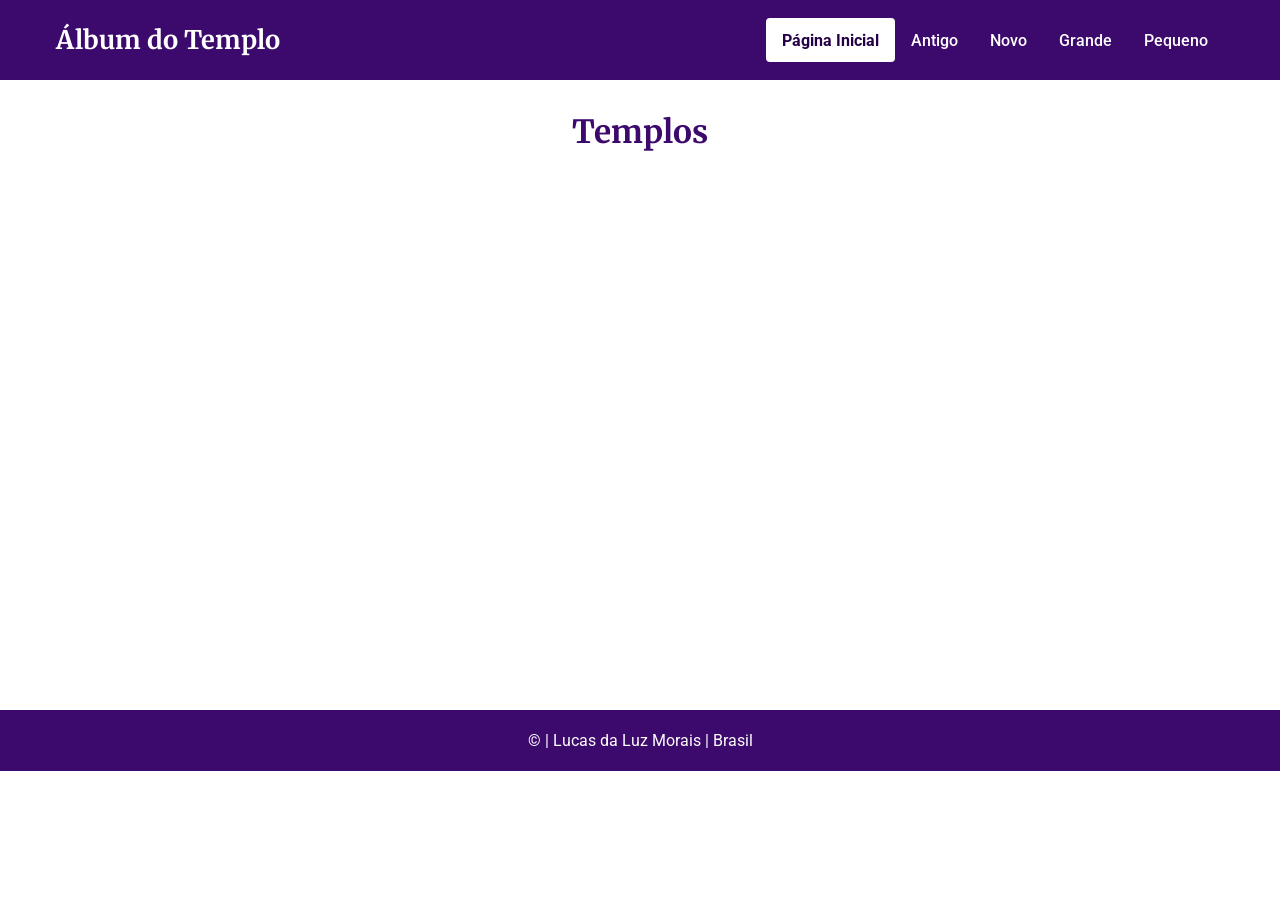
<file: templos-filtrados.html>
<!DOCTYPE html>
<html lang="pt-BR">
<head>
  <meta charset="UTF-8">

  <meta
    name="viewport"
    content="width=device-width, initial-scale=1.0"
  >

  <meta
    name="description"
    content="Álbum responsivo com informações e imagens de templos de A Igreja de Jesus Cristo dos Santos dos Últimos Dias."
  >

  <meta
    name="author"
    content="Lucas da Luz Morais"
  >

  <title>Álbum do Templo</title>

  <link
    rel="preconnect"
    href="https://fonts.googleapis.com"
  >

  <link
    rel="preconnect"
    href="https://fonts.gstatic.com"
    crossorigin
  >

  <link
    href="https://fonts.googleapis.com/css2?family=Merriweather:wght@700&family=Roboto:wght@400;500;700&display=swap"
    rel="stylesheet"
  >

  <link
    rel="stylesheet"
    href="estilos/templos-filtrados.css"
  >

  <link
    rel="stylesheet"
    href="estilos/templos-filtrados-grande.css"
  >

  <script
    src="scripts/templos-filtrados.js"
    defer
  ></script>
</head>

<body>
  <header>
    <div class="header-content">
      <span class="site-title">Álbum do Templo</span>

      <button
        id="menu-button"
        class="menu-button"
        type="button"
        aria-label="Abrir menu de navegação"
        aria-controls="navigation"
        aria-expanded="false"
      >
        ☰
      </button>

      <nav
        id="navigation"
        aria-label="Navegação principal"
      >
        <a
          id="home"
          data-filter="home"
          href="#"
          aria-current="page"
        >
          Página Inicial
        </a>

        <a
          id="old"
          data-filter="old"
          href="#"
        >
          Antigo
        </a>

        <a
          id="new"
          data-filter="new"
          href="#"
        >
          Novo
        </a>

        <a
          id="large"
          data-filter="large"
          href="#"
        >
          Grande
        </a>

        <a
          id="small"
          data-filter="small"
          href="#"
        >
          Pequeno
        </a>
      </nav>
    </div>
  </header>

  <main>
    <h1 id="page-title">Templos</h1>

    <!-- Os cartões serão criados pelo JavaScript. -->
    <section
      id="temple-cards"
      class="temple-grid"
      aria-label="Galeria de templos"
      aria-live="polite"
    ></section>
  </main>

  <footer>
    <p>
      &copy;
      <span id="current-year"></span>
      | Lucas da Luz Morais | Brasil
    </p>

    <p id="last-modified"></p>
  </footer>
</body>
</html>
</file>
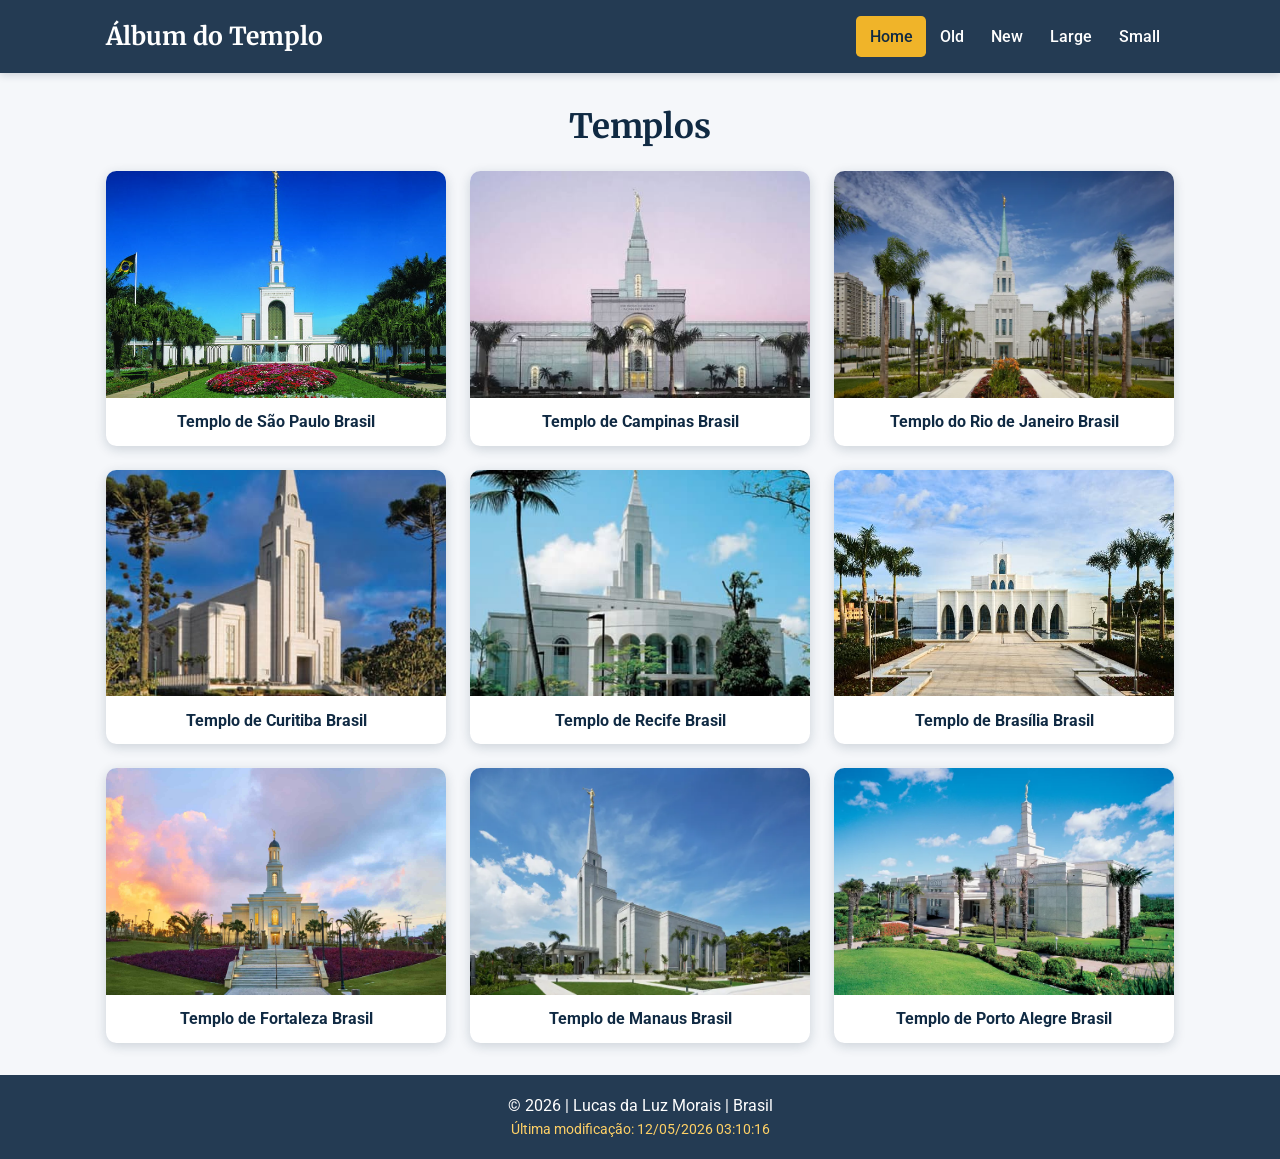
<file: templos.html>
<!DOCTYPE html>
<html lang="pt-BR">
<head>
  <meta charset="UTF-8">
  <meta name="viewport" content="width=device-width, initial-scale=1.0">
  <meta
    name="description"
    content="Álbum responsivo com fotografias de templos de A Igreja de Jesus Cristo dos Santos dos Últimos Dias."
  >
  <meta name="author" content="Lucas da Luz Morais">

  <title>Álbum do Templo</title>

  <link rel="preconnect" href="https://fonts.googleapis.com">
  <link rel="preconnect" href="https://fonts.gstatic.com" crossorigin>
  <link
    href="https://fonts.googleapis.com/css2?family=Merriweather:wght@700&family=Roboto:wght@400;500;700&display=swap"
    rel="stylesheet"
  >

  <link rel="stylesheet" href="estilos/templos.css">
  <link rel="stylesheet" href="estilos/templos-grande.css">

  <script src="scripts/templos.js" defer></script>
</head>

<body>
  <header>
    <div class="header-content">
      <span class="site-title">Álbum do Templo</span>

      <button
        id="menu-button"
        class="menu-button"
        type="button"
        aria-label="Abrir menu de navegação"
        aria-controls="navigation"
        aria-expanded="false"
      >
        ☰
      </button>

      <nav id="navigation" aria-label="Navegação principal">
        <a href="#" aria-current="page">Home</a>
        <a href="#">Old</a>
        <a href="#">New</a>
        <a href="#">Large</a>
        <a href="#">Small</a>
      </nav>
    </div>
  </header>

  <main>
    <h1>Templos</h1>

    <section class="temple-grid" aria-label="Galeria de templos">
      <figure>
        <img
          src="imagens/templo-sao-paulo.jpg"
          alt="Templo de São Paulo Brasil"
          width="400"
          height="267"
          loading="lazy"
        >
        <figcaption>Templo de São Paulo Brasil</figcaption>
      </figure>

      <figure>
        <img
          src="imagens/templo-campinas.jpeg"
          alt="Templo de Campinas Brasil"
          width="400"
          height="267"
          loading="lazy"
        >
        <figcaption>Templo de Campinas Brasil</figcaption>
      </figure>

      <figure>
        <img
          src="imagens/templo-rio-de-janeiro.webp"
          alt="Templo do Rio de Janeiro Brasil"
          width="400"
          height="267"
          loading="lazy"
        >
        <figcaption>Templo do Rio de Janeiro Brasil</figcaption>
      </figure>

      <figure>
        <img
          src="imagens/templo-curitiba.jpg"
          alt="Templo de Curitiba Brasil"
          width="400"
          height="267"
          loading="lazy"
        >
        <figcaption>Templo de Curitiba Brasil</figcaption>
      </figure>

      <figure>
        <img
          src="imagens/templo-recife.jpg"
          alt="Templo de Recife Brasil"
          width="400"
          height="267"
          loading="lazy"
        >
        <figcaption>Templo de Recife Brasil</figcaption>
      </figure>

      <figure>
        <img
          src="imagens/templo-brasilia.jpg"
          alt="Templo de Brasília Brasil"
          width="400"
          height="267"
          loading="lazy"
        >
        <figcaption>Templo de Brasília Brasil</figcaption>
      </figure>

      <figure>
        <img
          src="imagens/templo-fortaleza.jpg"
          alt="Templo de Fortaleza Brasil"
          width="400"
          height="267"
          loading="lazy"
        >
        <figcaption>Templo de Fortaleza Brasil</figcaption>
      </figure>

      <figure>
        <img
          src="imagens/templo-manaus.webp"
          alt="Templo de Manaus Brasil"
          width="400"
          height="267"
          loading="lazy"
        >
        <figcaption>Templo de Manaus Brasil</figcaption>
      </figure>

      <figure>
        <img
          src="imagens/templo-porto-alegre.webp"
          alt="Templo de Porto Alegre Brasil"
          width="400"
          height="267"
          loading="lazy"
        >
        <figcaption>Templo de Porto Alegre Brasil</figcaption>
      </figure>
    </section>
  </main>

  <footer>
    <p>
      &copy; <span id="current-year"></span>
      | Lucas da Luz Morais | Brasil
    </p>
    <p id="last-modified"></p>
  </footer>
</body>
</html>
</file>
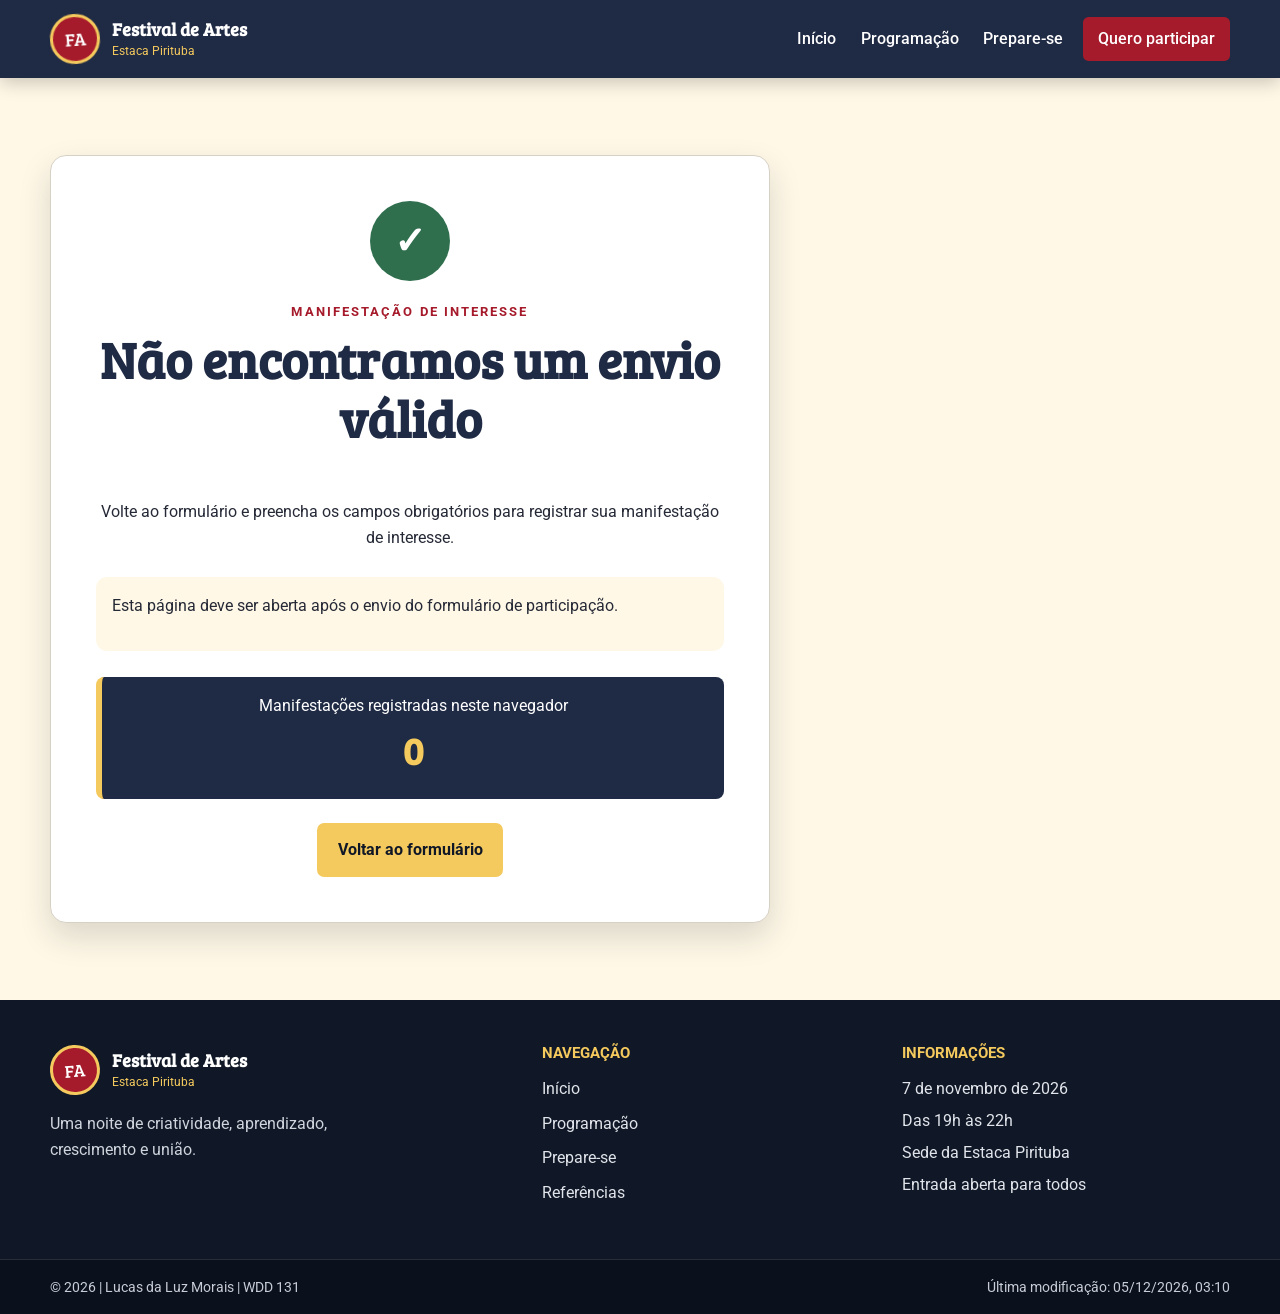
<file: projeto/confirmacao.html>
<!DOCTYPE html>
<html lang="pt-BR">
<head>
  <meta charset="UTF-8">
  <meta name="viewport" content="width=device-width, initial-scale=1.0">
  <meta
    name="description"
    content="Confirmação da manifestação de interesse no Festival de Artes da Estaca Pirituba."
  >
  <meta name="author" content="Lucas da Luz Morais">
  <title>Confirmação | Festival de Artes</title>

  <link rel="preconnect" href="https://fonts.googleapis.com">
  <link rel="preconnect" href="https://fonts.gstatic.com" crossorigin>
  <link
    href="https://fonts.googleapis.com/css2?family=Bree+Serif&family=Roboto:wght@400;500;700&display=swap"
    rel="stylesheet"
  >

  <link rel="stylesheet" href="styles/festival.css">
  <script src="scripts/main.js" defer></script>
  <script src="scripts/confirmacao.js" defer></script>
</head>

<body>
  <a class="skip-link" href="#main-content">Ir para o conteúdo principal</a>

  <header class="site-header">
    <div class="container header-inner">
      <a class="brand" href="index.html" aria-label="Página inicial do Festival de Artes">
        <span class="brand-symbol" aria-hidden="true">FA</span>
        <span class="brand-name">
          <strong>Festival de Artes</strong>
          <small>Estaca Pirituba</small>
        </span>
      </a>

      <button
        id="menu-button"
        class="menu-button"
        type="button"
        aria-label="Abrir menu de navegação"
        aria-expanded="false"
        aria-controls="main-navigation"
      >
        <span aria-hidden="true">☰</span>
      </button>

      <nav
        id="main-navigation"
        class="main-navigation"
        aria-label="Navegação principal"
      >
        <a href="index.html">Início</a>
        <a href="programacao.html">Programação</a>
        <a href="prepare-se.html">Prepare-se</a>
        <a class="nav-cta" href="prepare-se.html#formulario-interesse">
          Quero participar
        </a>
      </nav>
    </div>
  </header>

  <main id="main-content">
    <section class="content-section confirmation-section">
      <div class="container">
        <article class="confirmation-card">
          <div class="confirmation-icon" aria-hidden="true">✓</div>

          <p class="eyebrow">Manifestação de interesse</p>
          <h1 id="confirmation-title">Processando seu envio...</h1>

          <p id="confirmation-message">
            Aguarde enquanto organizamos as informações enviadas.
          </p>

          <div
            id="confirmation-summary"
            class="confirmation-summary"
            aria-live="polite"
          ></div>

          <div class="counter-box">
            <span>Manifestações registradas neste navegador</span>
            <strong id="registration-counter">0</strong>
          </div>

          <div id="confirmation-actions" class="final-actions">
            <a class="button button-primary" href="index.html">
              Voltar ao início
            </a>
            <a class="button button-secondary" href="prepare-se.html">
              Ver orientações
            </a>
          </div>
        </article>
      </div>
    </section>
  </main>

  <footer class="site-footer">
    <div class="container footer-grid">
      <div class="footer-brand">
        <a class="brand" href="index.html">
          <span class="brand-symbol" aria-hidden="true">FA</span>
          <span class="brand-name">
            <strong>Festival de Artes</strong>
            <small>Estaca Pirituba</small>
          </span>
        </a>
        <p>Uma noite de criatividade, aprendizado, crescimento e união.</p>
      </div>

      <nav class="footer-nav" aria-label="Navegação do rodapé">
        <h2>Navegação</h2>
        <a href="index.html">Início</a>
        <a href="programacao.html">Programação</a>
        <a href="prepare-se.html">Prepare-se</a>
        <a href="referencias.html">Referências</a>
      </nav>

      <div class="footer-info">
        <h2>Informações</h2>
        <p>7 de novembro de 2026</p>
        <p>Das 19h às 22h</p>
        <p>Sede da Estaca Pirituba</p>
        <p>Entrada aberta para todos</p>
      </div>
    </div>

    <div class="footer-bottom">
      <div class="container footer-bottom-inner">
        <p>
          &copy; <span class="current-year"></span>
          | Lucas da Luz Morais | WDD 131
        </p>
        <p>
          Última modificação:
          <span class="last-modified"></span>
        </p>
      </div>
    </div>
  </footer>
</body>
</html>
</file>
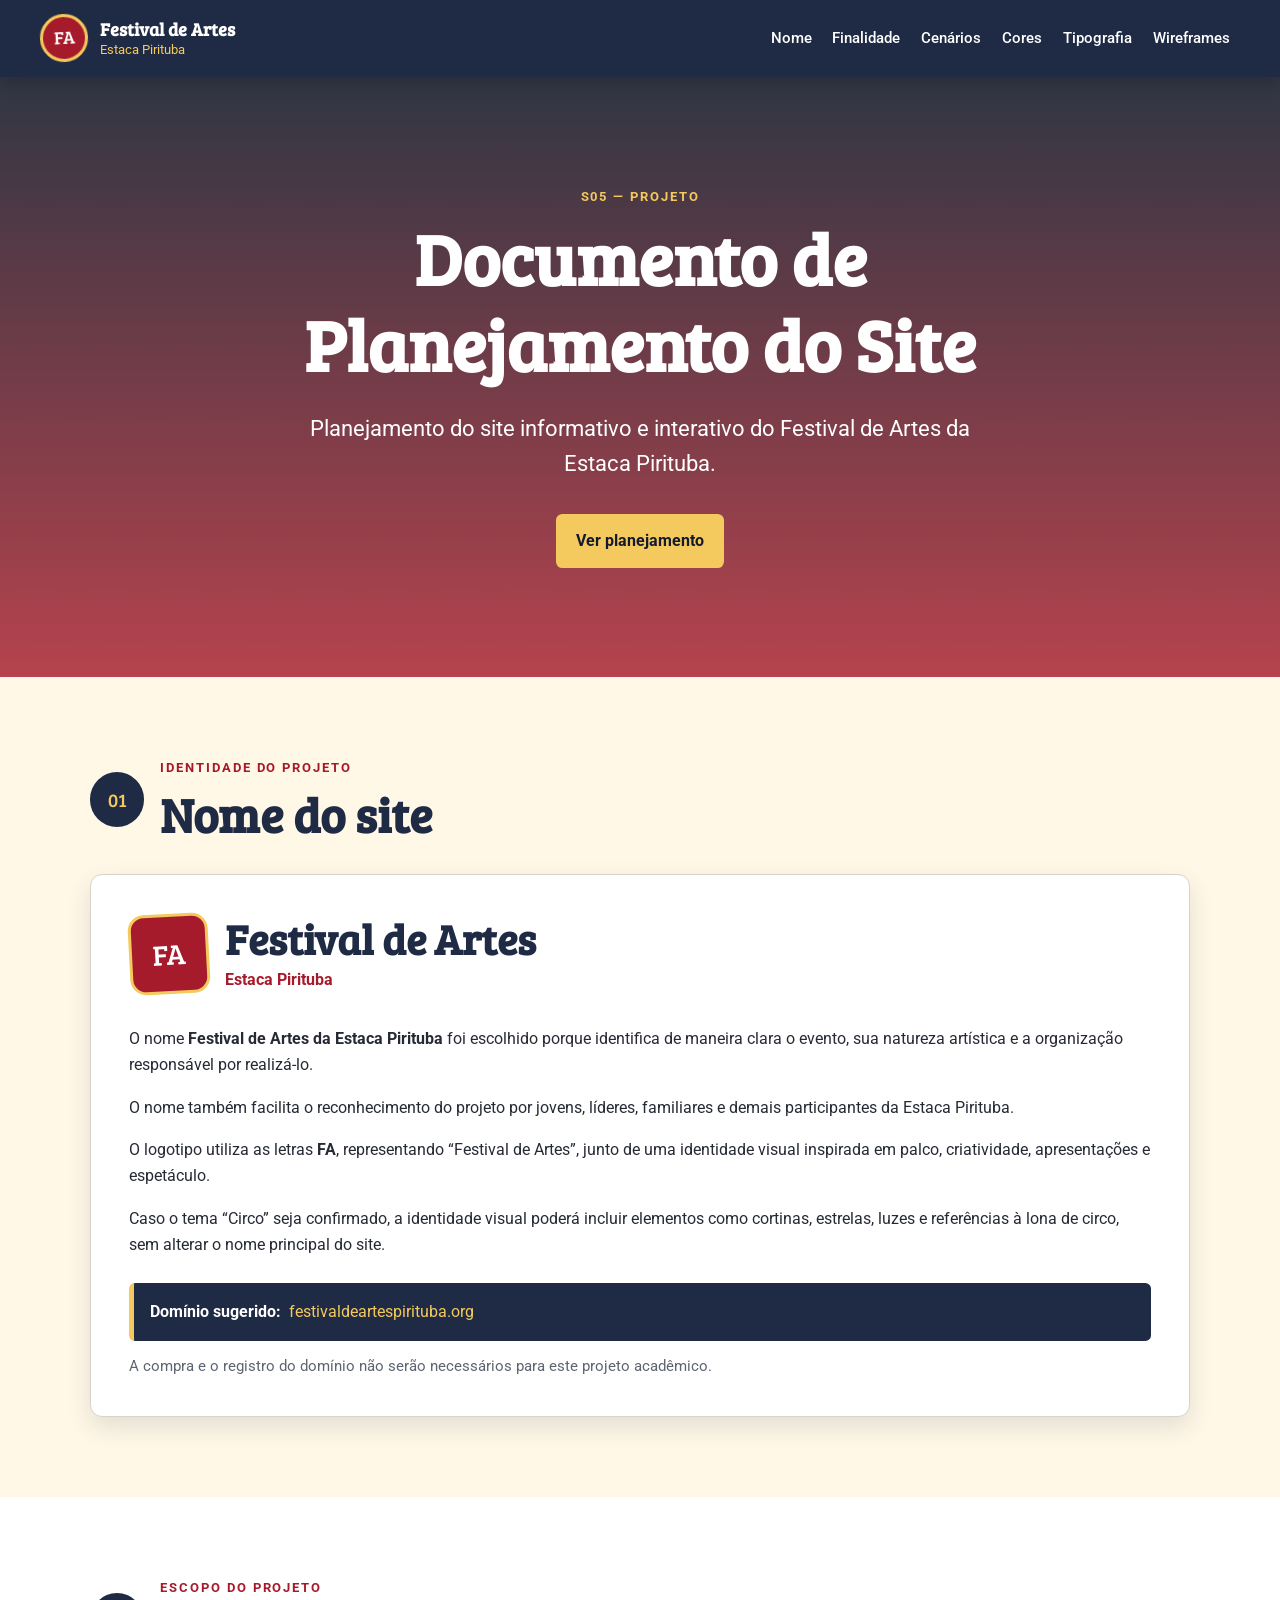
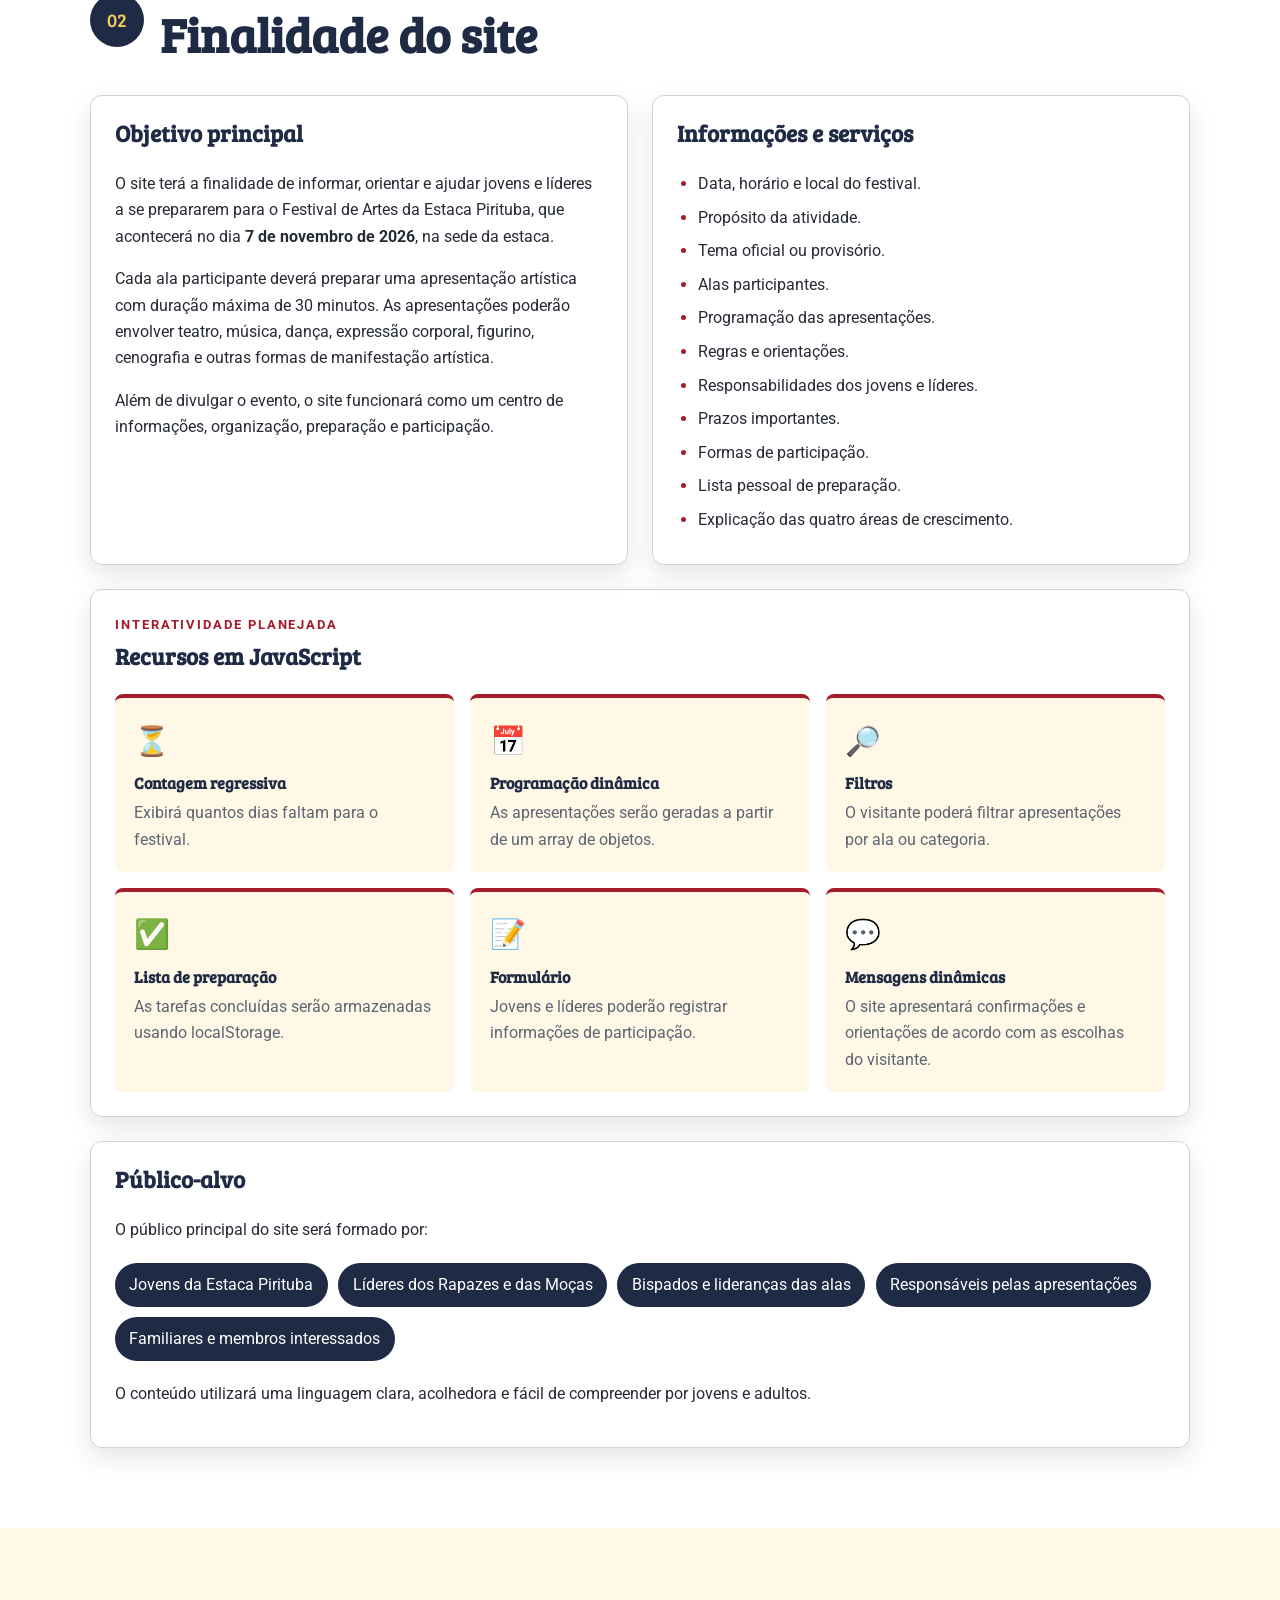
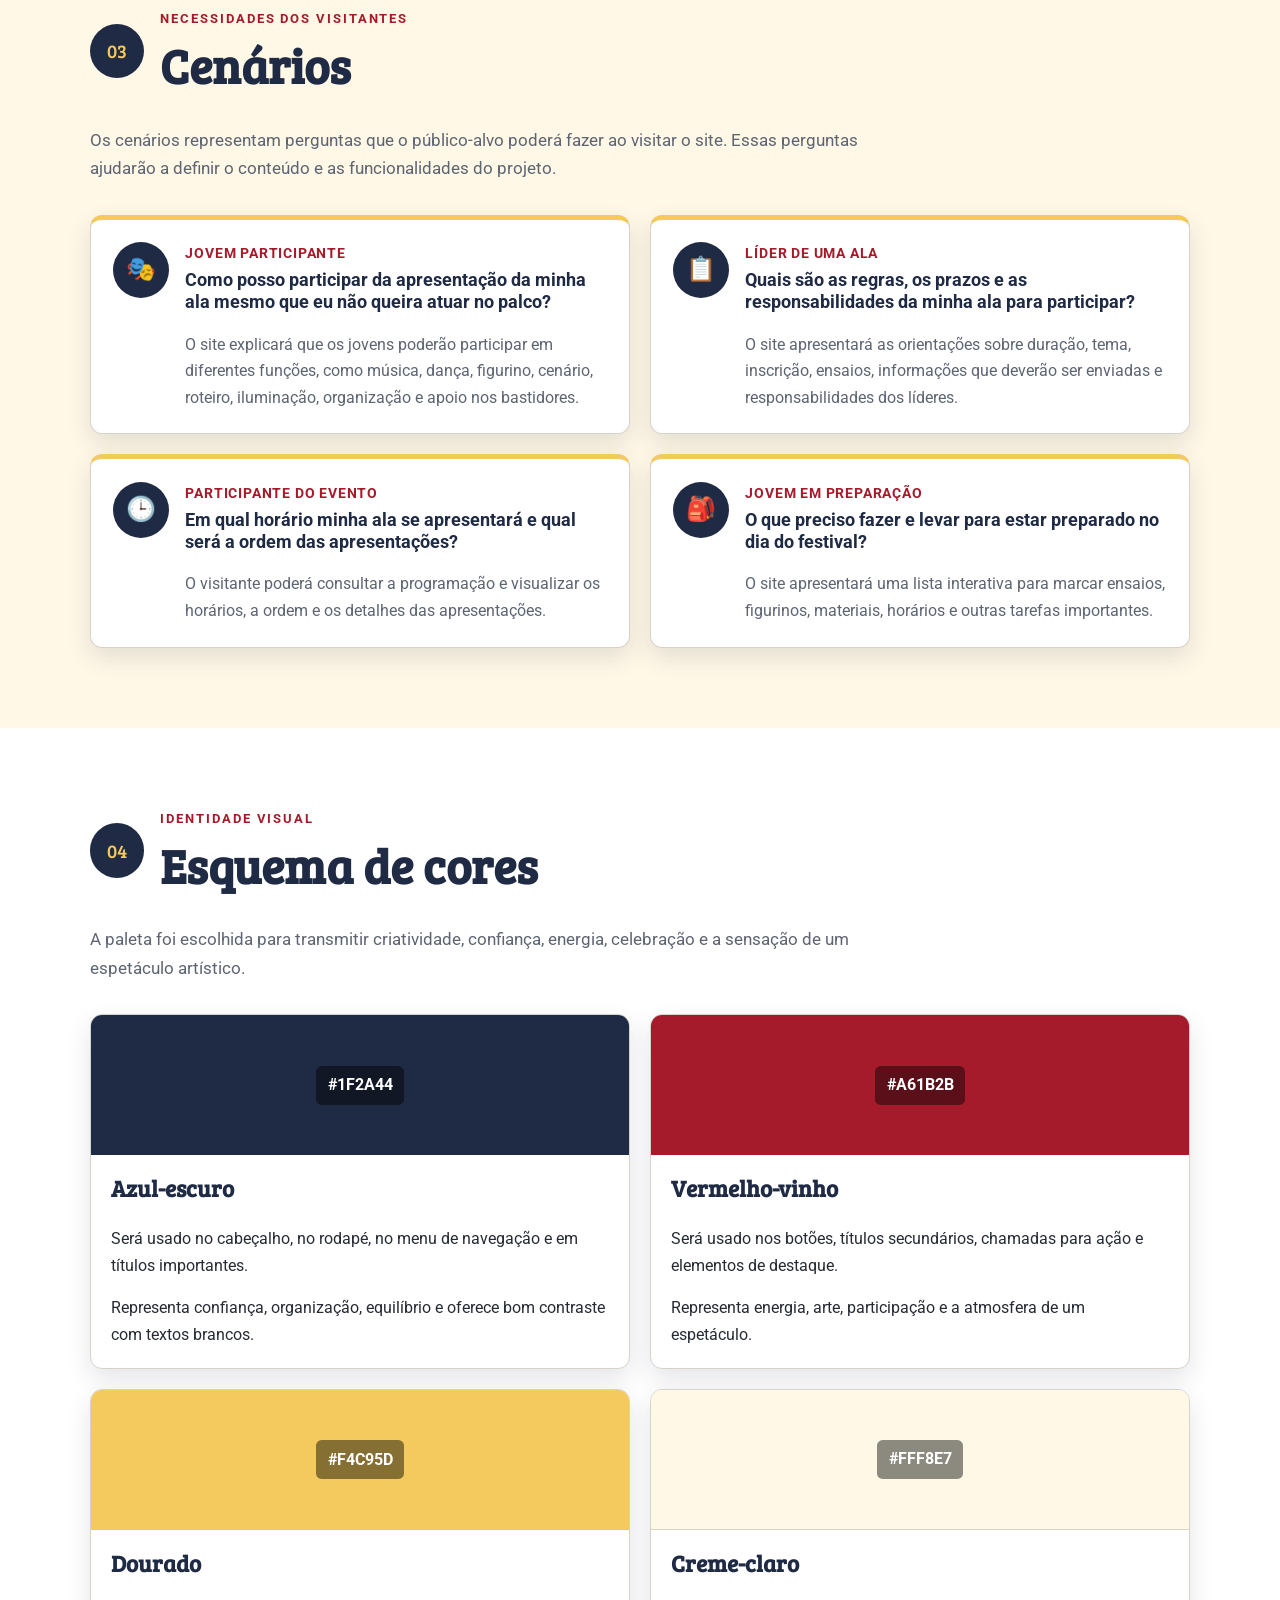
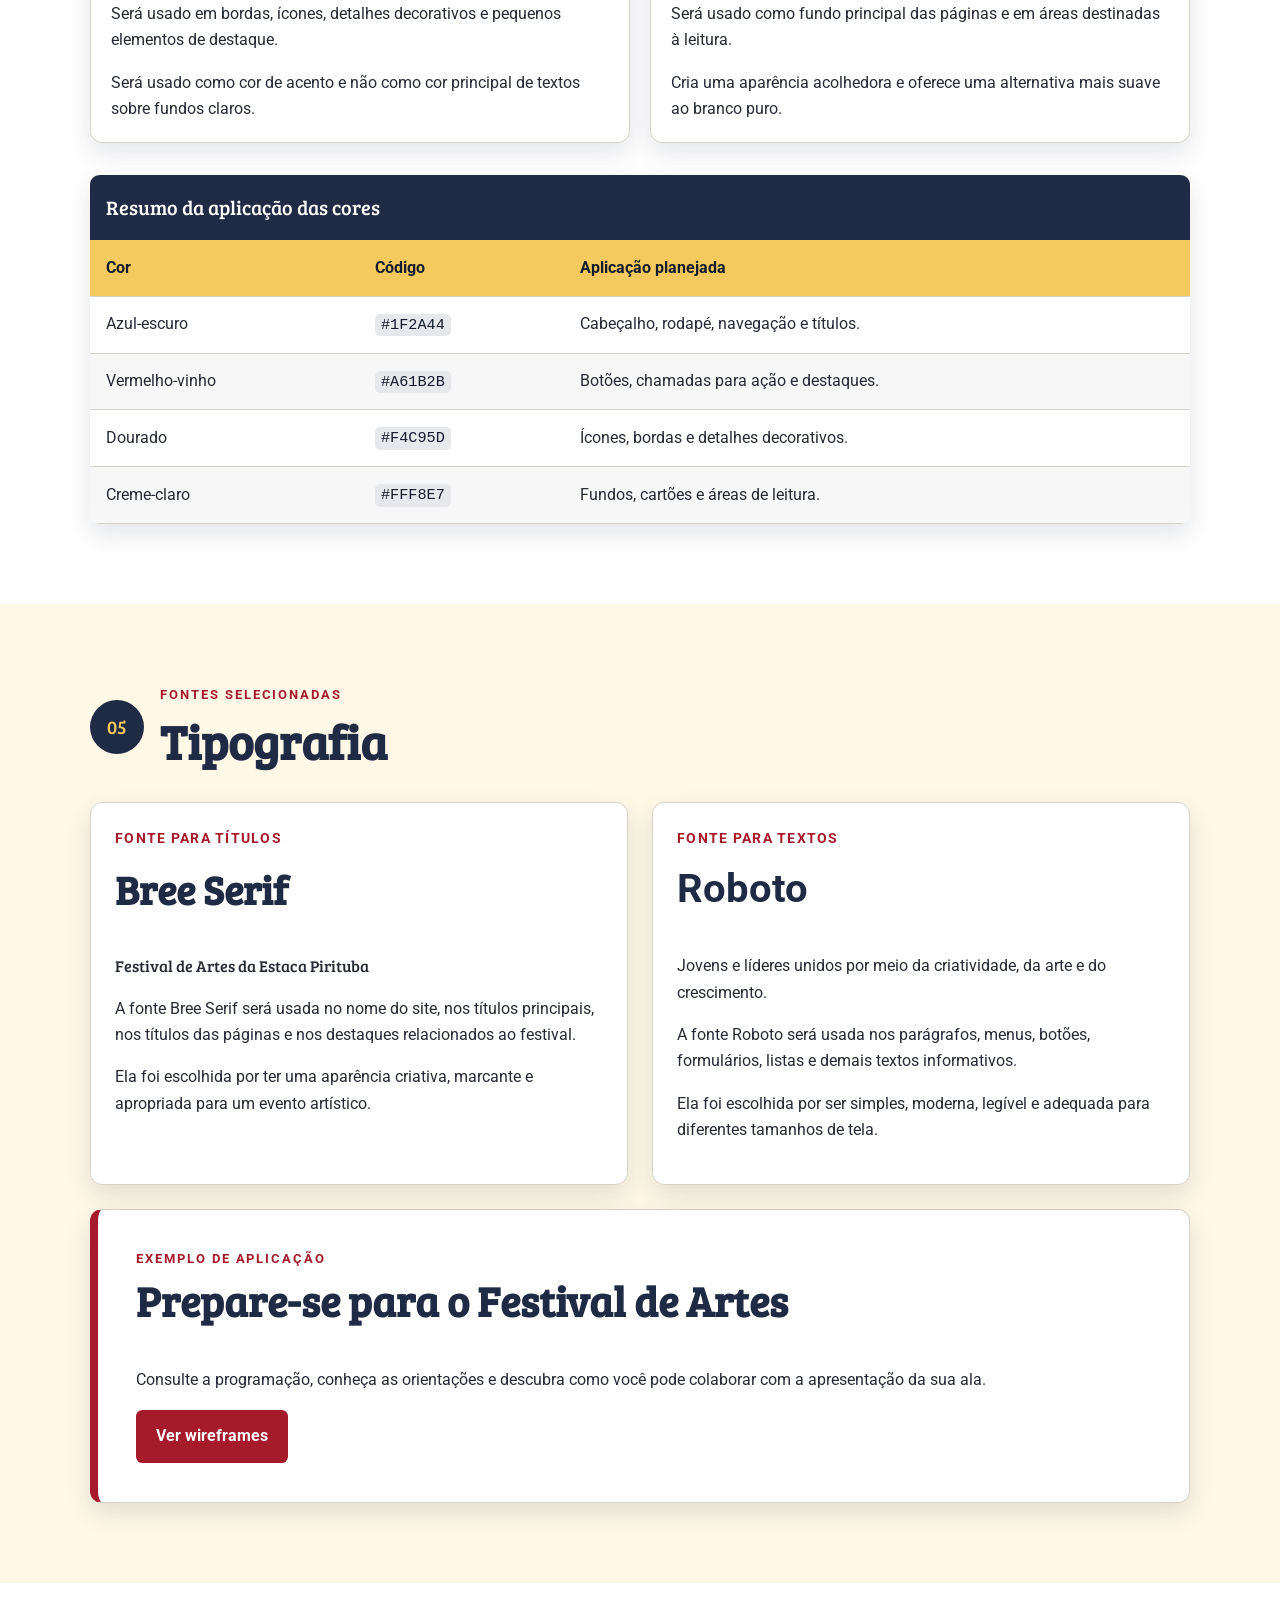
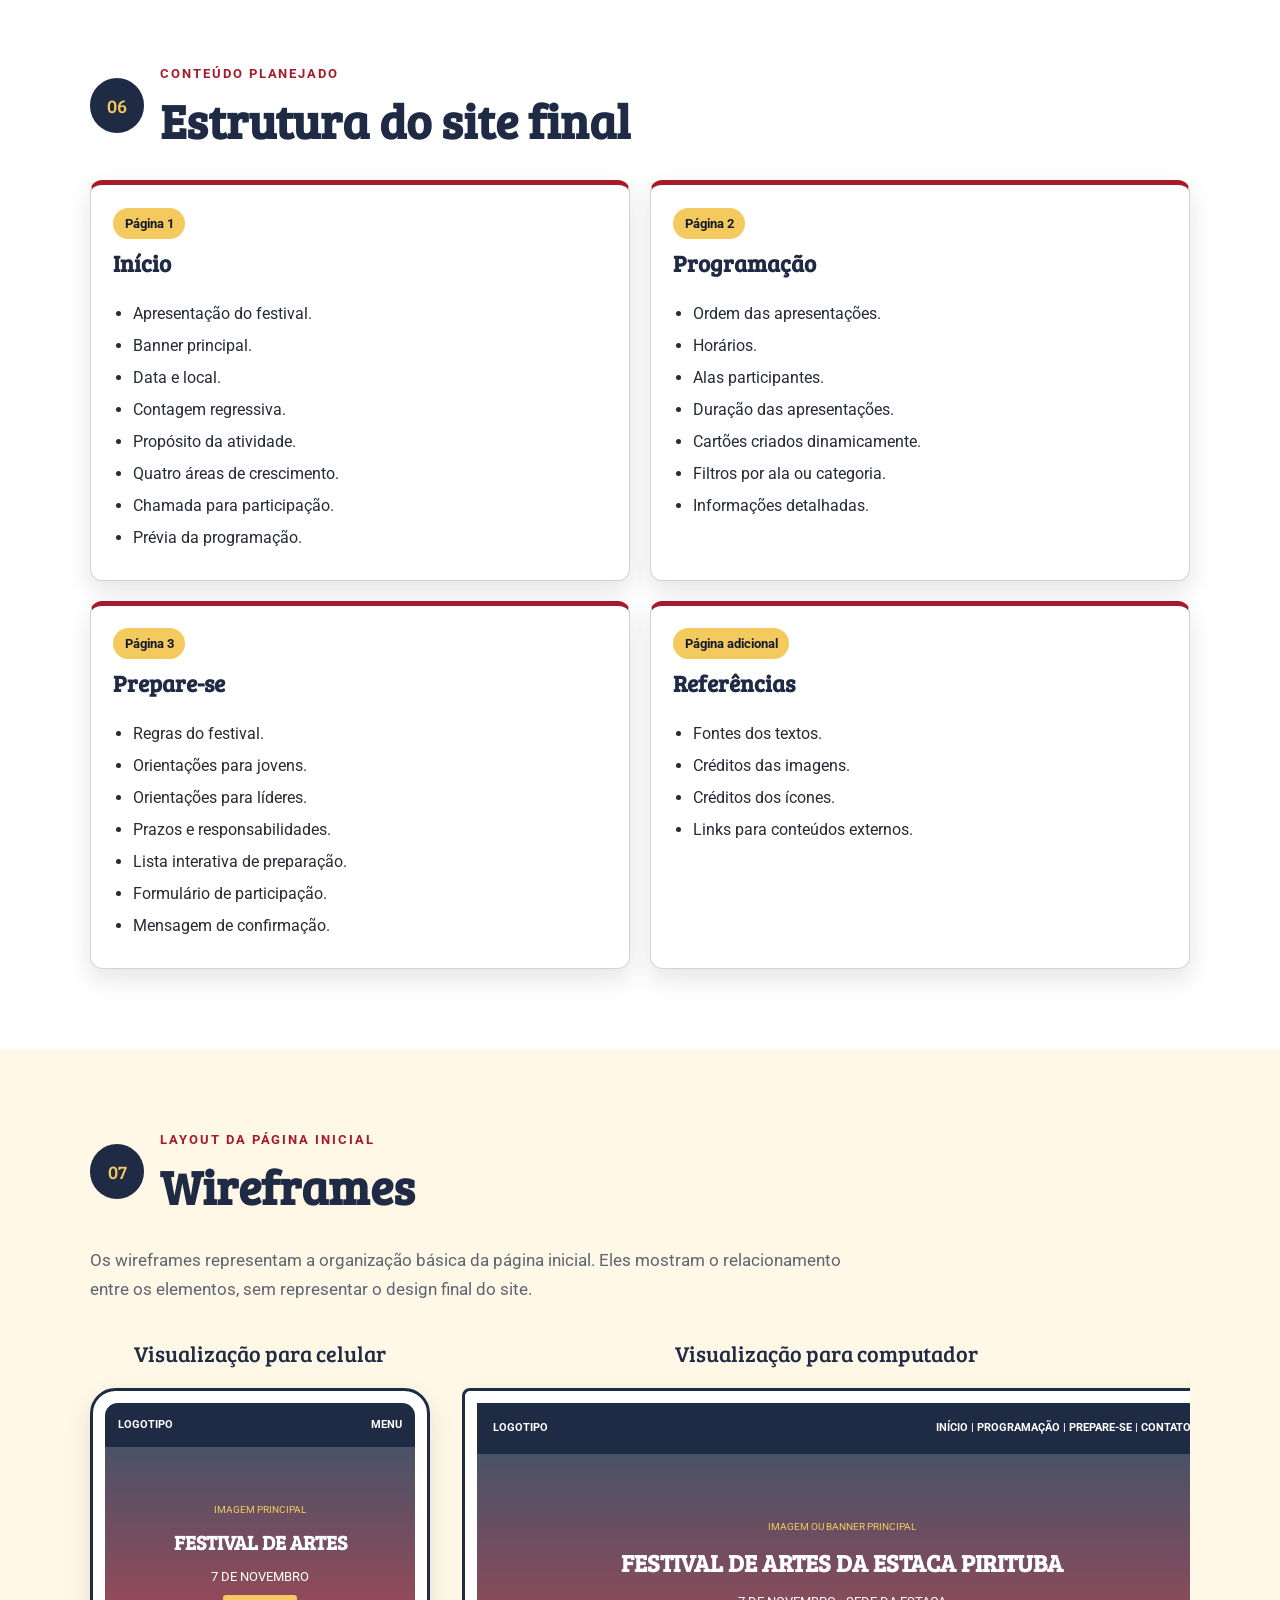
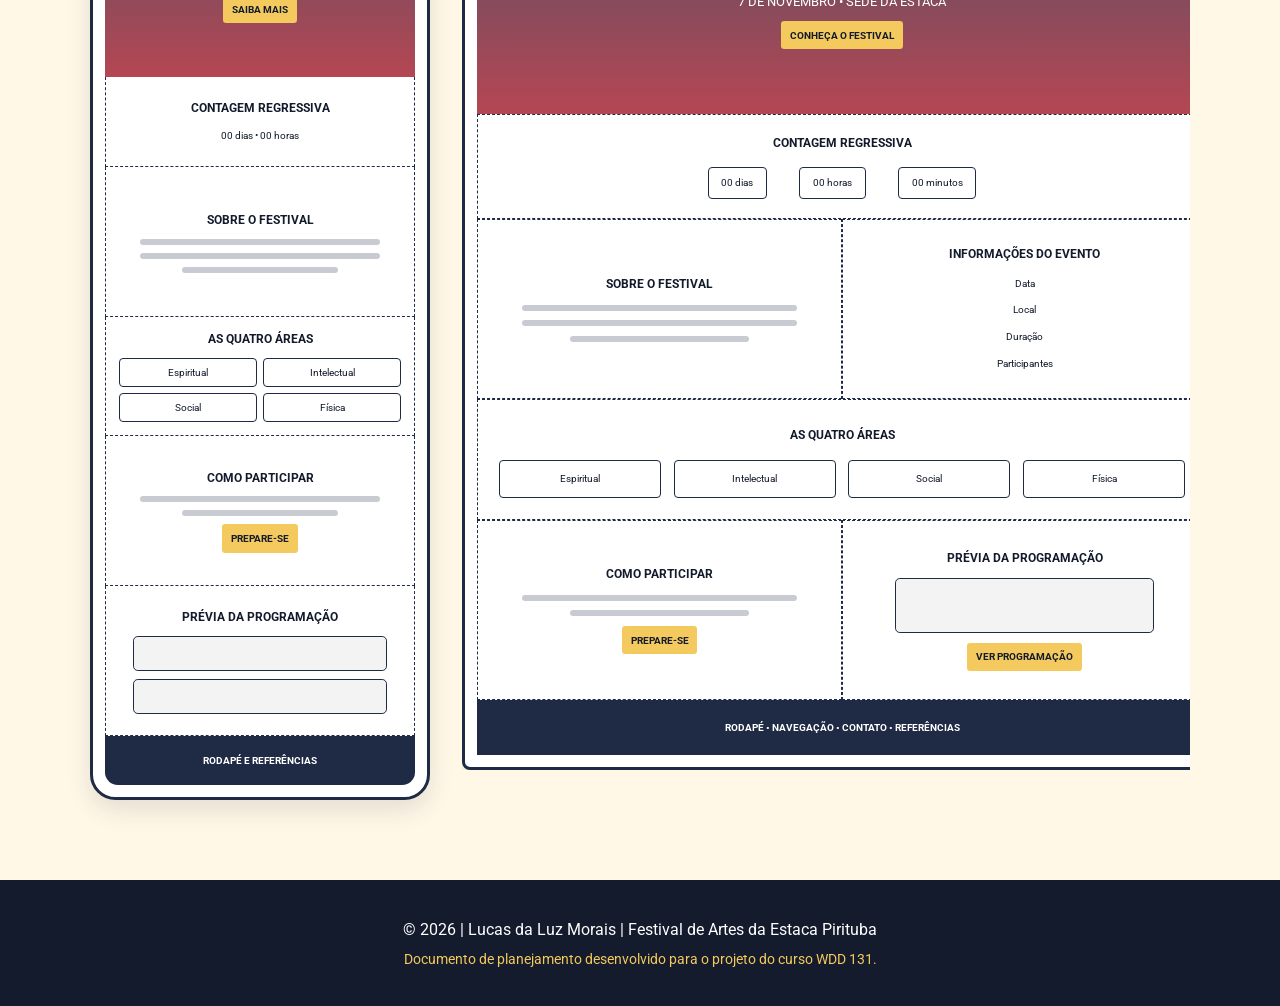
<file: projeto/planejamentodosite.html>
<!DOCTYPE html>
<html lang="pt-BR">
<head>
  <meta charset="UTF-8">
  <meta name="viewport" content="width=device-width, initial-scale=1.0">

  <meta
    name="description"
    content="Documento de planejamento do site Festival de Artes da Estaca Pirituba."
  >
  <meta name="author" content="Lucas da Luz Morais">

  <title>Planejamento do Site | Festival de Artes</title>

  <link rel="preconnect" href="https://fonts.googleapis.com">
  <link rel="preconnect" href="https://fonts.gstatic.com" crossorigin>

  <link
    href="https://fonts.googleapis.com/css2?family=Bree+Serif&family=Roboto:wght@400;500;700&display=swap"
    rel="stylesheet"
  >

  <link rel="stylesheet" href="styles/planejamentodosite.css">
</head>

<body>
  <header class="site-header">
    <div class="header-content">
      <a class="brand" href="#top" aria-label="Ir para o início do planejamento">
        <span class="logo-mark" aria-hidden="true">FA</span>

        <span class="brand-text">
          <strong>Festival de Artes</strong>
          <small>Estaca Pirituba</small>
        </span>
      </a>

      <button
        class="menu-button"
        type="button"
        aria-label="Abrir ou fechar menu"
        aria-expanded="false"
        aria-controls="navigation"
      >
        ☰
      </button>

      <nav id="navigation" class="navigation" aria-label="Navegação do planejamento">
        <a href="#nome">Nome</a>
        <a href="#finalidade">Finalidade</a>
        <a href="#cenarios">Cenários</a>
        <a href="#cores">Cores</a>
        <a href="#tipografia">Tipografia</a>
        <a href="#wireframes">Wireframes</a>
      </nav>
    </div>
  </header>

  <main id="top">
    <section class="hero">
      <div class="hero-content">
        <p class="eyebrow">S05 — Projeto</p>

        <h1>Documento de Planejamento do Site</h1>

        <p>
          Planejamento do site informativo e interativo do Festival de Artes
          da Estaca Pirituba.
        </p>

        <a class="primary-button" href="#nome">
          Ver planejamento
        </a>
      </div>
    </section>

    <section id="nome" class="content-section">
      <div class="section-heading">
        <span class="section-number">01</span>

        <div>
          <p class="eyebrow">Identidade do projeto</p>
          <h2>Nome do site</h2>
        </div>
      </div>

      <article class="highlight-card">
        <div class="project-logo" aria-label="Logotipo conceitual do Festival de Artes">
          <span class="project-logo-symbol" aria-hidden="true">FA</span>

          <div>
            <h3>Festival de Artes</h3>
            <p>Estaca Pirituba</p>
          </div>
        </div>

        <p>
          O nome <strong>Festival de Artes da Estaca Pirituba</strong> foi
          escolhido porque identifica de maneira clara o evento, sua natureza
          artística e a organização responsável por realizá-lo.
        </p>

        <p>
          O nome também facilita o reconhecimento do projeto por jovens,
          líderes, familiares e demais participantes da Estaca Pirituba.
        </p>

        <p>
          O logotipo utiliza as letras <strong>FA</strong>, representando
          “Festival de Artes”, junto de uma identidade visual inspirada em
          palco, criatividade, apresentações e espetáculo.
        </p>

        <p>
          Caso o tema “Circo” seja confirmado, a identidade visual poderá
          incluir elementos como cortinas, estrelas, luzes e referências à
          lona de circo, sem alterar o nome principal do site.
        </p>

        <div class="domain-box">
          <strong>Domínio sugerido:</strong>
          <span>festivaldeartespirituba.org</span>
        </div>

        <p class="note">
          A compra e o registro do domínio não serão necessários para este
          projeto acadêmico.
        </p>
      </article>
    </section>

    <section id="finalidade" class="content-section alternate-section">
      <div class="section-heading">
        <span class="section-number">02</span>

        <div>
          <p class="eyebrow">Escopo do projeto</p>
          <h2>Finalidade do site</h2>
        </div>
      </div>

      <div class="two-column-layout">
        <article class="text-card">
          <h3>Objetivo principal</h3>

          <p>
            O site terá a finalidade de informar, orientar e ajudar jovens e
            líderes a se prepararem para o Festival de Artes da Estaca
            Pirituba, que acontecerá no dia
            <strong>7 de novembro de 2026</strong>, na sede da estaca.
          </p>

          <p>
            Cada ala participante deverá preparar uma apresentação artística
            com duração máxima de 30 minutos. As apresentações poderão envolver
            teatro, música, dança, expressão corporal, figurino, cenografia e
            outras formas de manifestação artística.
          </p>

          <p>
            Além de divulgar o evento, o site funcionará como um centro de
            informações, organização, preparação e participação.
          </p>
        </article>

        <article class="text-card">
          <h3>Informações e serviços</h3>

          <ul class="feature-list">
            <li>Data, horário e local do festival.</li>
            <li>Propósito da atividade.</li>
            <li>Tema oficial ou provisório.</li>
            <li>Alas participantes.</li>
            <li>Programação das apresentações.</li>
            <li>Regras e orientações.</li>
            <li>Responsabilidades dos jovens e líderes.</li>
            <li>Prazos importantes.</li>
            <li>Formas de participação.</li>
            <li>Lista pessoal de preparação.</li>
            <li>Explicação das quatro áreas de crescimento.</li>
          </ul>
        </article>
      </div>

      <article class="interactive-card">
        <div>
          <p class="eyebrow">Interatividade planejada</p>
          <h3>Recursos em JavaScript</h3>
        </div>

        <div class="features-grid">
          <div class="feature">
            <span aria-hidden="true">⏳</span>
            <h4>Contagem regressiva</h4>
            <p>Exibirá quantos dias faltam para o festival.</p>
          </div>

          <div class="feature">
            <span aria-hidden="true">📅</span>
            <h4>Programação dinâmica</h4>
            <p>
              As apresentações serão geradas a partir de um array de objetos.
            </p>
          </div>

          <div class="feature">
            <span aria-hidden="true">🔎</span>
            <h4>Filtros</h4>
            <p>
              O visitante poderá filtrar apresentações por ala ou categoria.
            </p>
          </div>

          <div class="feature">
            <span aria-hidden="true">✅</span>
            <h4>Lista de preparação</h4>
            <p>
              As tarefas concluídas serão armazenadas usando localStorage.
            </p>
          </div>

          <div class="feature">
            <span aria-hidden="true">📝</span>
            <h4>Formulário</h4>
            <p>
              Jovens e líderes poderão registrar informações de participação.
            </p>
          </div>

          <div class="feature">
            <span aria-hidden="true">💬</span>
            <h4>Mensagens dinâmicas</h4>
            <p>
              O site apresentará confirmações e orientações de acordo com as
              escolhas do visitante.
            </p>
          </div>
        </div>
      </article>

      <article class="audience-card">
        <h3>Público-alvo</h3>

        <p>O público principal do site será formado por:</p>

        <ul class="tag-list">
          <li>Jovens da Estaca Pirituba</li>
          <li>Líderes dos Rapazes e das Moças</li>
          <li>Bispados e lideranças das alas</li>
          <li>Responsáveis pelas apresentações</li>
          <li>Familiares e membros interessados</li>
        </ul>

        <p>
          O conteúdo utilizará uma linguagem clara, acolhedora e fácil de
          compreender por jovens e adultos.
        </p>
      </article>
    </section>

    <section id="cenarios" class="content-section">
      <div class="section-heading">
        <span class="section-number">03</span>

        <div>
          <p class="eyebrow">Necessidades dos visitantes</p>
          <h2>Cenários</h2>
        </div>
      </div>

      <p class="section-introduction">
        Os cenários representam perguntas que o público-alvo poderá fazer ao
        visitar o site. Essas perguntas ajudarão a definir o conteúdo e as
        funcionalidades do projeto.
      </p>

      <div class="scenario-grid">
        <article class="scenario-card">
          <span class="scenario-icon" aria-hidden="true">🎭</span>

          <div>
            <p class="scenario-person">Jovem participante</p>

            <h3>
              Como posso participar da apresentação da minha ala mesmo que eu
              não queira atuar no palco?
            </h3>

            <p>
              O site explicará que os jovens poderão participar em diferentes
              funções, como música, dança, figurino, cenário, roteiro,
              iluminação, organização e apoio nos bastidores.
            </p>
          </div>
        </article>

        <article class="scenario-card">
          <span class="scenario-icon" aria-hidden="true">📋</span>

          <div>
            <p class="scenario-person">Líder de uma ala</p>

            <h3>
              Quais são as regras, os prazos e as responsabilidades da minha
              ala para participar?
            </h3>

            <p>
              O site apresentará as orientações sobre duração, tema, inscrição,
              ensaios, informações que deverão ser enviadas e responsabilidades
              dos líderes.
            </p>
          </div>
        </article>

        <article class="scenario-card">
          <span class="scenario-icon" aria-hidden="true">🕒</span>

          <div>
            <p class="scenario-person">Participante do evento</p>

            <h3>
              Em qual horário minha ala se apresentará e qual será a ordem das
              apresentações?
            </h3>

            <p>
              O visitante poderá consultar a programação e visualizar os
              horários, a ordem e os detalhes das apresentações.
            </p>
          </div>
        </article>

        <article class="scenario-card">
          <span class="scenario-icon" aria-hidden="true">🎒</span>

          <div>
            <p class="scenario-person">Jovem em preparação</p>

            <h3>
              O que preciso fazer e levar para estar preparado no dia do
              festival?
            </h3>

            <p>
              O site apresentará uma lista interativa para marcar ensaios,
              figurinos, materiais, horários e outras tarefas importantes.
            </p>
          </div>
        </article>
      </div>
    </section>

    <section id="cores" class="content-section alternate-section">
      <div class="section-heading">
        <span class="section-number">04</span>

        <div>
          <p class="eyebrow">Identidade visual</p>
          <h2>Esquema de cores</h2>
        </div>
      </div>

      <p class="section-introduction">
        A paleta foi escolhida para transmitir criatividade, confiança,
        energia, celebração e a sensação de um espetáculo artístico.
      </p>

      <div class="color-grid">
        <article class="color-card">
          <div class="color-sample color-navy">
            <span>#1F2A44</span>
          </div>

          <div class="color-description">
            <h3>Azul-escuro</h3>

            <p>
              Será usado no cabeçalho, no rodapé, no menu de navegação e em
              títulos importantes.
            </p>

            <p>
              Representa confiança, organização, equilíbrio e oferece bom
              contraste com textos brancos.
            </p>
          </div>
        </article>

        <article class="color-card">
          <div class="color-sample color-wine">
            <span>#A61B2B</span>
          </div>

          <div class="color-description">
            <h3>Vermelho-vinho</h3>

            <p>
              Será usado nos botões, títulos secundários, chamadas para ação e
              elementos de destaque.
            </p>

            <p>
              Representa energia, arte, participação e a atmosfera de um
              espetáculo.
            </p>
          </div>
        </article>

        <article class="color-card">
          <div class="color-sample color-gold">
            <span>#F4C95D</span>
          </div>

          <div class="color-description">
            <h3>Dourado</h3>

            <p>
              Será usado em bordas, ícones, detalhes decorativos e pequenos
              elementos de destaque.
            </p>

            <p>
              Será usado como cor de acento e não como cor principal de textos
              sobre fundos claros.
            </p>
          </div>
        </article>

        <article class="color-card">
          <div class="color-sample color-cream">
            <span>#FFF8E7</span>
          </div>

          <div class="color-description">
            <h3>Creme-claro</h3>

            <p>
              Será usado como fundo principal das páginas e em áreas destinadas
              à leitura.
            </p>

            <p>
              Cria uma aparência acolhedora e oferece uma alternativa mais
              suave ao branco puro.
            </p>
          </div>
        </article>
      </div>

      <div class="table-wrapper">
        <table>
          <caption>
            Resumo da aplicação das cores
          </caption>

          <thead>
            <tr>
              <th scope="col">Cor</th>
              <th scope="col">Código</th>
              <th scope="col">Aplicação planejada</th>
            </tr>
          </thead>

          <tbody>
            <tr>
              <td>Azul-escuro</td>
              <td><code>#1F2A44</code></td>
              <td>Cabeçalho, rodapé, navegação e títulos.</td>
            </tr>

            <tr>
              <td>Vermelho-vinho</td>
              <td><code>#A61B2B</code></td>
              <td>Botões, chamadas para ação e destaques.</td>
            </tr>

            <tr>
              <td>Dourado</td>
              <td><code>#F4C95D</code></td>
              <td>Ícones, bordas e detalhes decorativos.</td>
            </tr>

            <tr>
              <td>Creme-claro</td>
              <td><code>#FFF8E7</code></td>
              <td>Fundos, cartões e áreas de leitura.</td>
            </tr>
          </tbody>
        </table>
      </div>
    </section>

    <section id="tipografia" class="content-section">
      <div class="section-heading">
        <span class="section-number">05</span>

        <div>
          <p class="eyebrow">Fontes selecionadas</p>
          <h2>Tipografia</h2>
        </div>
      </div>

      <div class="typography-grid">
        <article class="font-card">
          <p class="font-label">Fonte para títulos</p>

          <h3 class="bree-example">Bree Serif</h3>

          <p class="bree-example">
            Festival de Artes da Estaca Pirituba
          </p>

          <p>
            A fonte Bree Serif será usada no nome do site, nos títulos
            principais, nos títulos das páginas e nos destaques relacionados ao
            festival.
          </p>

          <p>
            Ela foi escolhida por ter uma aparência criativa, marcante e
            apropriada para um evento artístico.
          </p>
        </article>

        <article class="font-card">
          <p class="font-label">Fonte para textos</p>

          <h3 class="roboto-example">Roboto</h3>

          <p class="roboto-example">
            Jovens e líderes unidos por meio da criatividade, da arte e do
            crescimento.
          </p>

          <p>
            A fonte Roboto será usada nos parágrafos, menus, botões,
            formulários, listas e demais textos informativos.
          </p>

          <p>
            Ela foi escolhida por ser simples, moderna, legível e adequada para
            diferentes tamanhos de tela.
          </p>
        </article>
      </div>

      <div class="typography-example">
        <p class="eyebrow">Exemplo de aplicação</p>

        <h3>Prepare-se para o Festival de Artes</h3>

        <p>
          Consulte a programação, conheça as orientações e descubra como você
          pode colaborar com a apresentação da sua ala.
        </p>

        <a class="secondary-button" href="#wireframes">
          Ver wireframes
        </a>
      </div>
    </section>

    <section id="estrutura" class="content-section alternate-section">
      <div class="section-heading">
        <span class="section-number">06</span>

        <div>
          <p class="eyebrow">Conteúdo planejado</p>
          <h2>Estrutura do site final</h2>
        </div>
      </div>

      <div class="page-grid">
        <article class="page-card">
          <span class="page-number">Página 1</span>
          <h3>Início</h3>

          <ul>
            <li>Apresentação do festival.</li>
            <li>Banner principal.</li>
            <li>Data e local.</li>
            <li>Contagem regressiva.</li>
            <li>Propósito da atividade.</li>
            <li>Quatro áreas de crescimento.</li>
            <li>Chamada para participação.</li>
            <li>Prévia da programação.</li>
          </ul>
        </article>

        <article class="page-card">
          <span class="page-number">Página 2</span>
          <h3>Programação</h3>

          <ul>
            <li>Ordem das apresentações.</li>
            <li>Horários.</li>
            <li>Alas participantes.</li>
            <li>Duração das apresentações.</li>
            <li>Cartões criados dinamicamente.</li>
            <li>Filtros por ala ou categoria.</li>
            <li>Informações detalhadas.</li>
          </ul>
        </article>

        <article class="page-card">
          <span class="page-number">Página 3</span>
          <h3>Prepare-se</h3>

          <ul>
            <li>Regras do festival.</li>
            <li>Orientações para jovens.</li>
            <li>Orientações para líderes.</li>
            <li>Prazos e responsabilidades.</li>
            <li>Lista interativa de preparação.</li>
            <li>Formulário de participação.</li>
            <li>Mensagem de confirmação.</li>
          </ul>
        </article>

        <article class="page-card">
          <span class="page-number">Página adicional</span>
          <h3>Referências</h3>

          <ul>
            <li>Fontes dos textos.</li>
            <li>Créditos das imagens.</li>
            <li>Créditos dos ícones.</li>
            <li>Links para conteúdos externos.</li>
          </ul>
        </article>
      </div>
    </section>

    <section id="wireframes" class="content-section">
      <div class="section-heading">
        <span class="section-number">07</span>

        <div>
          <p class="eyebrow">Layout da página inicial</p>
          <h2>Wireframes</h2>
        </div>
      </div>

      <p class="section-introduction">
        Os wireframes representam a organização básica da página inicial. Eles
        mostram o relacionamento entre os elementos, sem representar o design
        final do site.
      </p>

      <div class="wireframe-layout">
        <figure class="wireframe-figure">
          <figcaption>Visualização para celular</figcaption>

          <div class="mobile-wireframe">
            <div class="wireframe-header">
              <span>LOGOTIPO</span>
              <span>MENU</span>
            </div>

            <div class="wireframe-hero">
              <span>IMAGEM PRINCIPAL</span>
              <strong>FESTIVAL DE ARTES</strong>
              <small>7 DE NOVEMBRO</small>
              <button type="button" tabindex="-1">SAIBA MAIS</button>
            </div>

            <div class="wireframe-box">
              <strong>CONTAGEM REGRESSIVA</strong>
              <span>00 dias • 00 horas</span>
            </div>

            <div class="wireframe-box tall">
              <strong>SOBRE O FESTIVAL</strong>
              <span class="placeholder-line"></span>
              <span class="placeholder-line"></span>
              <span class="placeholder-line short"></span>
            </div>

            <div class="wireframe-box">
              <strong>AS QUATRO ÁREAS</strong>

              <div class="mobile-area-list">
                <span>Espiritual</span>
                <span>Intelectual</span>
                <span>Social</span>
                <span>Física</span>
              </div>
            </div>

            <div class="wireframe-box tall">
              <strong>COMO PARTICIPAR</strong>
              <span class="placeholder-line"></span>
              <span class="placeholder-line short"></span>
              <button type="button" tabindex="-1">PREPARE-SE</button>
            </div>

            <div class="wireframe-box tall">
              <strong>PRÉVIA DA PROGRAMAÇÃO</strong>
              <div class="mobile-card-placeholder"></div>
              <div class="mobile-card-placeholder"></div>
            </div>

            <div class="wireframe-footer">
              RODAPÉ E REFERÊNCIAS
            </div>
          </div>
        </figure>

        <figure class="wireframe-figure desktop-figure">
          <figcaption>Visualização para computador</figcaption>

          <div class="desktop-wireframe">
            <div class="desktop-wireframe-header">
              <span>LOGOTIPO</span>
              <span>INÍCIO | PROGRAMAÇÃO | PREPARE-SE | CONTATO</span>
            </div>

            <div class="desktop-wireframe-hero">
              <span>IMAGEM OU BANNER PRINCIPAL</span>
              <strong>FESTIVAL DE ARTES DA ESTACA PIRITUBA</strong>
              <small>7 DE NOVEMBRO • SEDE DA ESTACA</small>
              <button type="button" tabindex="-1">
                CONHEÇA O FESTIVAL
              </button>
            </div>

            <div class="desktop-countdown">
              <strong>CONTAGEM REGRESSIVA</strong>

              <div>
                <span>00 dias</span>
                <span>00 horas</span>
                <span>00 minutos</span>
              </div>
            </div>

            <div class="desktop-two-columns">
              <div class="desktop-wireframe-box">
                <strong>SOBRE O FESTIVAL</strong>
                <span class="placeholder-line"></span>
                <span class="placeholder-line"></span>
                <span class="placeholder-line short"></span>
              </div>

              <div class="desktop-wireframe-box">
                <strong>INFORMAÇÕES DO EVENTO</strong>
                <span>Data</span>
                <span>Local</span>
                <span>Duração</span>
                <span>Participantes</span>
              </div>
            </div>

            <div class="desktop-areas">
              <strong>AS QUATRO ÁREAS</strong>

              <div>
                <span>Espiritual</span>
                <span>Intelectual</span>
                <span>Social</span>
                <span>Física</span>
              </div>
            </div>

            <div class="desktop-two-columns">
              <div class="desktop-wireframe-box">
                <strong>COMO PARTICIPAR</strong>
                <span class="placeholder-line"></span>
                <span class="placeholder-line short"></span>
                <button type="button" tabindex="-1">PREPARE-SE</button>
              </div>

              <div class="desktop-wireframe-box">
                <strong>PRÉVIA DA PROGRAMAÇÃO</strong>
                <div class="desktop-card-placeholder"></div>
                <button type="button" tabindex="-1">
                  VER PROGRAMAÇÃO
                </button>
              </div>
            </div>

            <div class="desktop-wireframe-footer">
              RODAPÉ • NAVEGAÇÃO • CONTATO • REFERÊNCIAS
            </div>
          </div>
        </figure>
      </div>
    </section>
  </main>

  <footer class="site-footer">
    <p>
      &copy; 2026 | Lucas da Luz Morais | Festival de Artes da Estaca Pirituba
    </p>

    <p>
      Documento de planejamento desenvolvido para o projeto do curso WDD 131.
    </p>
  </footer>

  <script>
    const menuButton = document.querySelector(".menu-button");
    const navigation = document.querySelector(".navigation");
    const navigationLinks = document.querySelectorAll(".navigation a");

    function toggleMenu() {
      const menuIsOpen = navigation.classList.toggle("open");
      menuButton.setAttribute("aria-expanded", menuIsOpen);
      menuButton.textContent = menuIsOpen ? "✕" : "☰";
    }

    function closeMenu() {
      navigation.classList.remove("open");
      menuButton.setAttribute("aria-expanded", "false");
      menuButton.textContent = "☰";
    }

    menuButton.addEventListener("click", toggleMenu);

    navigationLinks.forEach((link) => {
      link.addEventListener("click", closeMenu);
    });
  </script>
</body>
</html>
</file>
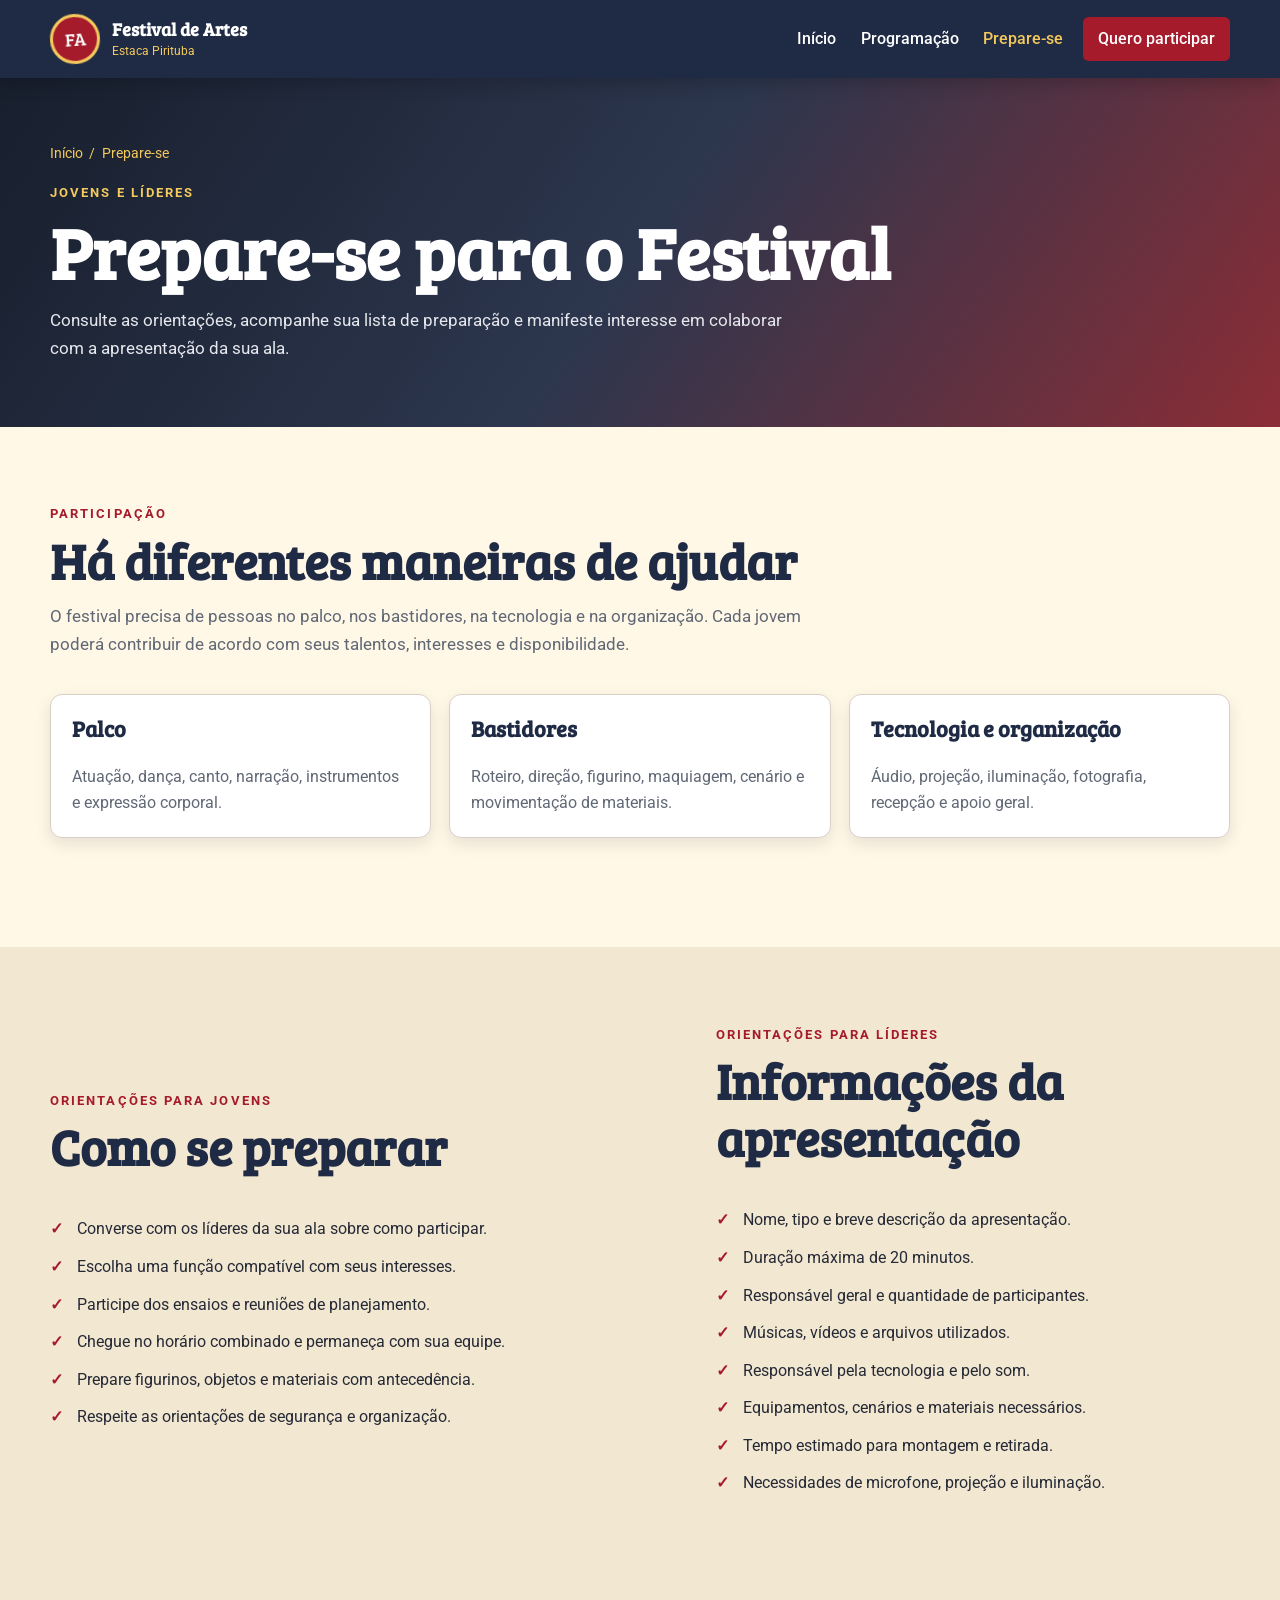
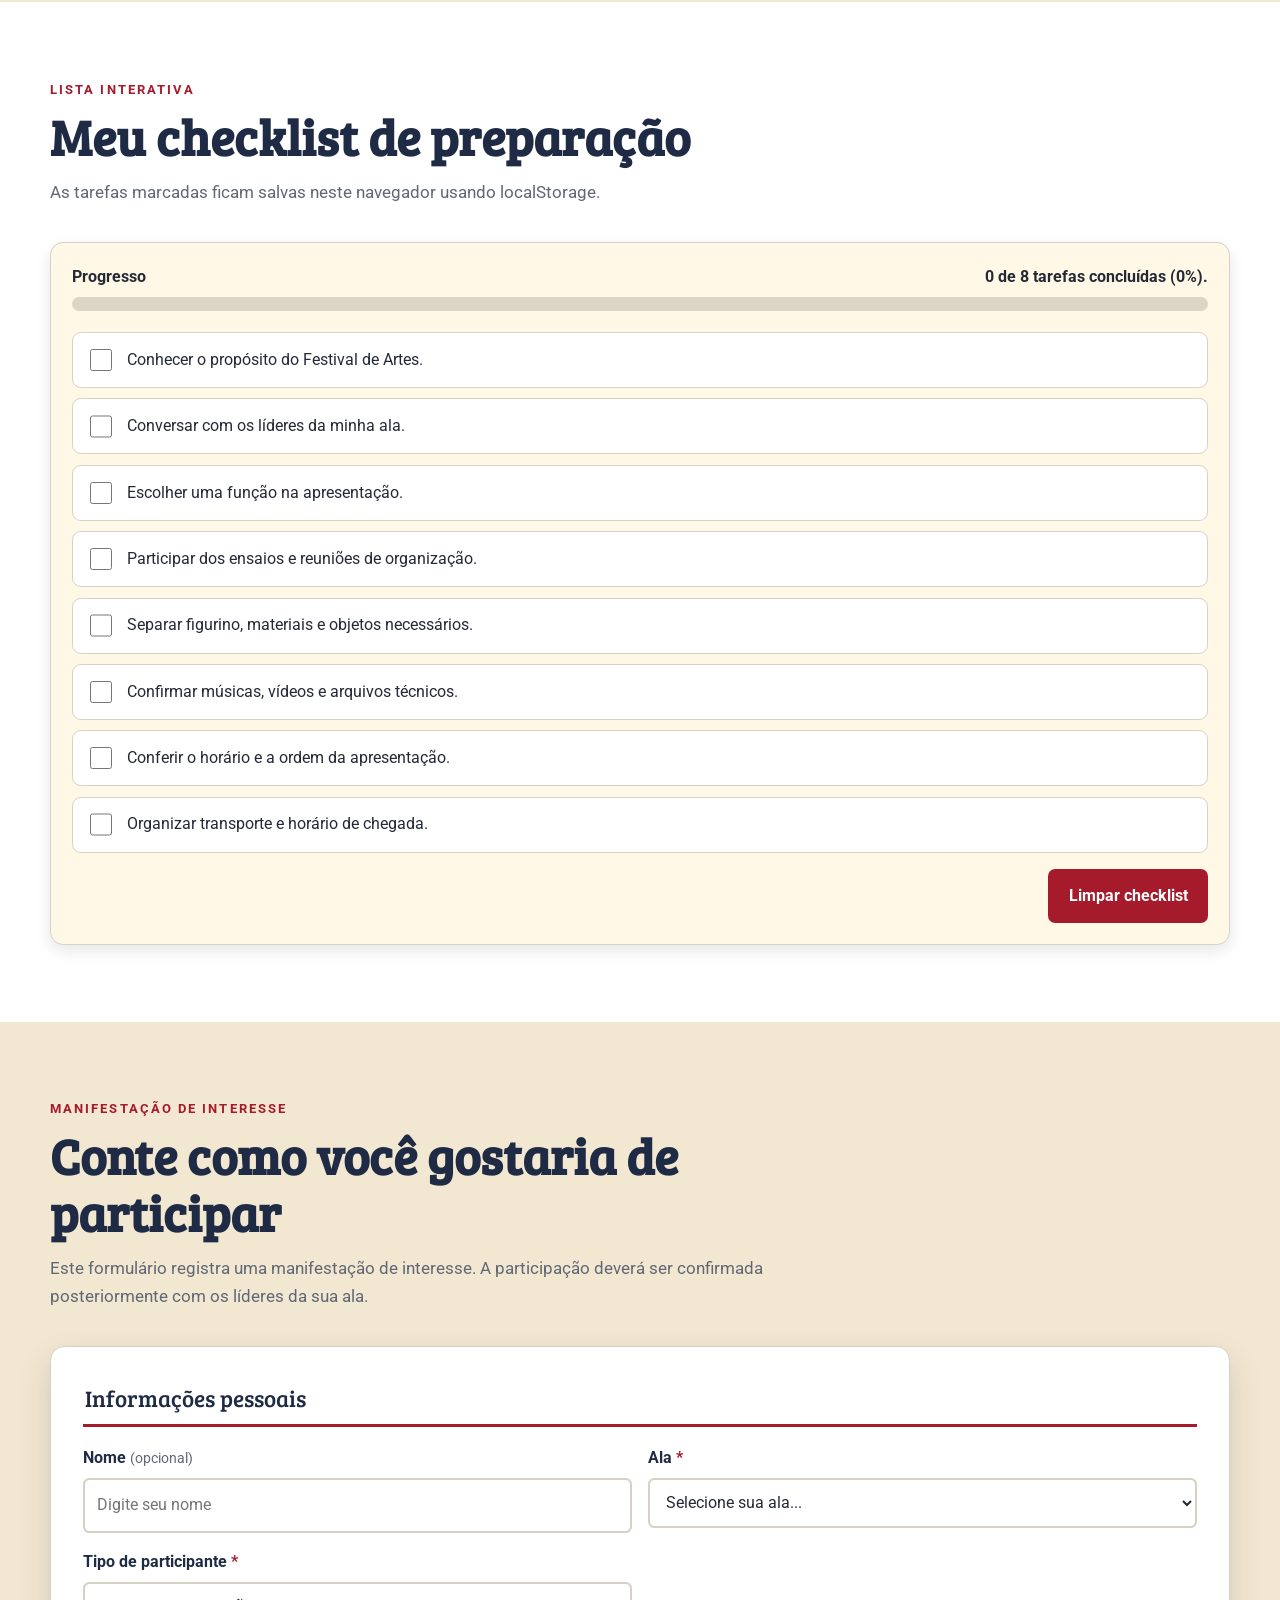
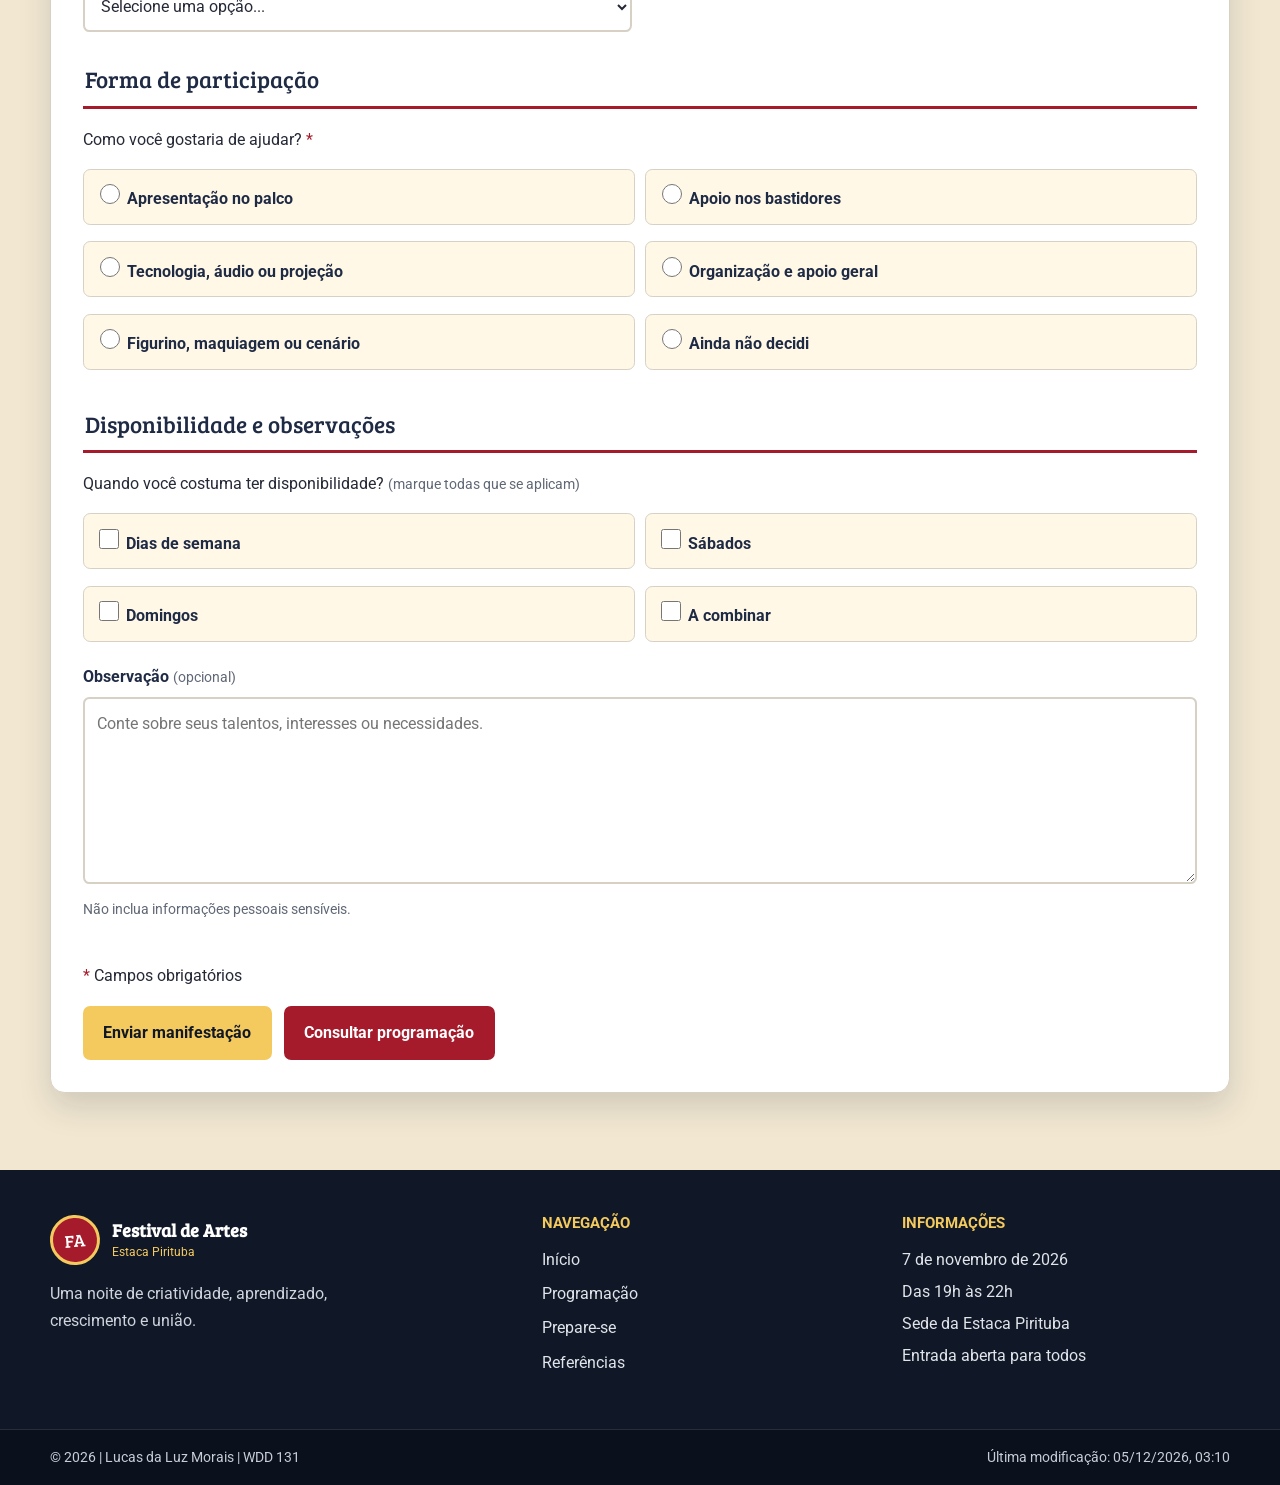
<file: projeto/prepare-se.html>
<!DOCTYPE html>
<html lang="pt-BR">
<head>
  <meta charset="UTF-8">
  <meta name="viewport" content="width=device-width, initial-scale=1.0">
  <meta
    name="description"
    content="Orientações, checklist e formulário de manifestação de interesse para o Festival de Artes da Estaca Pirituba."
  >
  <meta name="author" content="Lucas da Luz Morais">
  <title>Prepare-se | Festival de Artes</title>

  <link rel="preconnect" href="https://fonts.googleapis.com">
  <link rel="preconnect" href="https://fonts.gstatic.com" crossorigin>
  <link
    href="https://fonts.googleapis.com/css2?family=Bree+Serif&family=Roboto:wght@400;500;700&display=swap"
    rel="stylesheet"
  >

  <link rel="stylesheet" href="styles/festival.css">
  <script src="scripts/main.js" defer></script>
  <script src="scripts/preparacao.js" defer></script>
</head>

<body>
  <a class="skip-link" href="#main-content">Ir para o conteúdo principal</a>

  <header class="site-header">
    <div class="container header-inner">
      <a class="brand" href="index.html" aria-label="Página inicial do Festival de Artes">
        <span class="brand-symbol" aria-hidden="true">FA</span>
        <span class="brand-name">
          <strong>Festival de Artes</strong>
          <small>Estaca Pirituba</small>
        </span>
      </a>

      <button
        id="menu-button"
        class="menu-button"
        type="button"
        aria-label="Abrir menu de navegação"
        aria-expanded="false"
        aria-controls="main-navigation"
      >
        <span aria-hidden="true">☰</span>
      </button>

      <nav
        id="main-navigation"
        class="main-navigation"
        aria-label="Navegação principal"
      >
        <a href="index.html">Início</a>
        <a href="programacao.html">Programação</a>
        <a class="active" href="prepare-se.html" aria-current="page">
          Prepare-se
        </a>
        <a class="nav-cta" href="#formulario-interesse">
          Quero participar
        </a>
      </nav>
    </div>
  </header>

  <main id="main-content">
    <section class="page-hero">
      <div class="container">
        <nav class="breadcrumb" aria-label="Trilha de navegação">
          <a href="index.html">Início</a>
          <span aria-hidden="true">/</span>
          <span>Prepare-se</span>
        </nav>

        <p class="eyebrow hero-eyebrow">Jovens e líderes</p>
        <h1>Prepare-se para o Festival</h1>
        <p>
          Consulte as orientações, acompanhe sua lista de preparação e
          manifeste interesse em colaborar com a apresentação da sua ala.
        </p>
      </div>
    </section>

    <section class="content-section">
      <div class="container">
        <div class="section-heading">
          <p class="eyebrow">Participação</p>
          <h2>Há diferentes maneiras de ajudar</h2>
          <p>
            O festival precisa de pessoas no palco, nos bastidores, na
            tecnologia e na organização. Cada jovem poderá contribuir de
            acordo com seus talentos, interesses e disponibilidade.
          </p>
        </div>

        <div class="page-card-grid">
          <article class="page-card">
            <h3>Palco</h3>
            <p>
              Atuação, dança, canto, narração, instrumentos e expressão
              corporal.
            </p>
          </article>

          <article class="page-card">
            <h3>Bastidores</h3>
            <p>
              Roteiro, direção, figurino, maquiagem, cenário e movimentação de
              materiais.
            </p>
          </article>

          <article class="page-card">
            <h3>Tecnologia e organização</h3>
            <p>
              Áudio, projeção, iluminação, fotografia, recepção e apoio geral.
            </p>
          </article>
        </div>
      </div>
    </section>

    <section class="content-section operation-section">
      <div class="container two-columns">
        <div>
          <p class="eyebrow">Orientações para jovens</p>
          <h2>Como se preparar</h2>

          <ul class="leaders-list">
            <li>Converse com os líderes da sua ala sobre como participar.</li>
            <li>Escolha uma função compatível com seus interesses.</li>
            <li>Participe dos ensaios e reuniões de planejamento.</li>
            <li>Chegue no horário combinado e permaneça com sua equipe.</li>
            <li>Prepare figurinos, objetos e materiais com antecedência.</li>
            <li>Respeite as orientações de segurança e organização.</li>
          </ul>
        </div>

        <div>
          <p class="eyebrow">Orientações para líderes</p>
          <h2>Informações da apresentação</h2>

          <ul class="leaders-list">
            <li>Nome, tipo e breve descrição da apresentação.</li>
            <li>Duração máxima de 20 minutos.</li>
            <li>Responsável geral e quantidade de participantes.</li>
            <li>Músicas, vídeos e arquivos utilizados.</li>
            <li>Responsável pela tecnologia e pelo som.</li>
            <li>Equipamentos, cenários e materiais necessários.</li>
            <li>Tempo estimado para montagem e retirada.</li>
            <li>Necessidades de microfone, projeção e iluminação.</li>
          </ul>
        </div>
      </div>
    </section>

    <section class="content-section checklist-section">
      <div class="container">
        <div class="section-heading">
          <p class="eyebrow">Lista interativa</p>
          <h2>Meu checklist de preparação</h2>
          <p>
            As tarefas marcadas ficam salvas neste navegador usando
            localStorage.
          </p>
        </div>

        <div class="checklist-box">
          <div class="progress-wrapper">
            <div class="progress-label">
              <span>Progresso</span>
              <span id="progress-text">0 de 8 tarefas concluídas (0%).</span>
            </div>

            <div class="progress-track">
              <div
                id="progress-bar"
                class="progress-bar"
                role="progressbar"
                aria-label="Progresso do checklist"
                aria-valuemin="0"
                aria-valuemax="100"
                aria-valuenow="0"
              ></div>
            </div>
          </div>

          <ul id="preparation-checklist" class="checklist"></ul>

          <div class="checklist-actions">
            <button
              id="reset-checklist"
              class="button button-secondary"
              type="button"
            >
              Limpar checklist
            </button>
          </div>
        </div>
      </div>
    </section>

    <section id="formulario-interesse" class="content-section form-section">
      <div class="container">
        <div class="section-heading">
          <p class="eyebrow">Manifestação de interesse</p>
          <h2>Conte como você gostaria de participar</h2>
          <p>
            Este formulário registra uma manifestação de interesse. A
            participação deverá ser confirmada posteriormente com os líderes da
            sua ala.
          </p>
        </div>

        <form
          id="interest-form"
          class="interest-form"
          method="get"
          action="confirmacao.html"
        >
          <input type="hidden" id="registration-id" name="registrationId">
          <input type="hidden" id="registration-date" name="registrationDate">

          <p id="restored-message" class="form-message" hidden></p>

          <fieldset>
            <legend>Informações pessoais</legend>

            <div class="form-grid two">
              <div class="form-control">
                <label for="name">
                  Nome
                  <span class="optional">(opcional)</span>
                </label>
                <input
                  type="text"
                  id="name"
                  name="name"
                  autocomplete="name"
                  placeholder="Digite seu nome"
                >
              </div>

              <div class="form-control">
                <label for="ward">
                  Ala
                  <span class="required">*</span>
                </label>
                <select id="ward" name="ward" required>
                  <option value="" disabled selected>Selecione sua ala...</option>
                  <option value="Jaraguá">Jaraguá</option>
                  <option value="São Domingos">São Domingos</option>
                  <option value="Vista Verde">Vista Verde</option>
                  <option value="Freguesia do Ó">Freguesia do Ó</option>
                  <option value="Pirituba">Pirituba</option>
                  <option value="Visitante">Visitante</option>
                </select>
              </div>

              <div class="form-control">
                <label for="participant-type">
                  Tipo de participante
                  <span class="required">*</span>
                </label>
                <select
                  id="participant-type"
                  name="participantType"
                  required
                >
                  <option value="" disabled selected>Selecione uma opção...</option>
                  <option value="jovem">Jovem</option>
                  <option value="lider">Líder</option>
                  <option value="familiar">Familiar ou visitante</option>
                </select>
              </div>

              <div
                id="leadership-field"
                class="form-control conditional-field"
                hidden
              >
                <label for="leadership-role">
                  Função de liderança
                  <span class="required">*</span>
                </label>
                <input
                  type="text"
                  id="leadership-role"
                  name="leadershipRole"
                  placeholder="Ex.: líder dos Rapazes, líder das Moças"
                >
              </div>
            </div>
          </fieldset>

          <fieldset>
            <legend>Forma de participação</legend>

            <div class="form-control">
              <p>
                Como você gostaria de ajudar?
                <span class="required">*</span>
              </p>

              <div class="radio-group">
                <label class="choice">
                  <input
                    type="radio"
                    name="preferredRole"
                    value="palco"
                    required
                  >
                  <span>Apresentação no palco</span>
                </label>

                <label class="choice">
                  <input
                    type="radio"
                    name="preferredRole"
                    value="bastidores"
                  >
                  <span>Apoio nos bastidores</span>
                </label>

                <label class="choice">
                  <input
                    type="radio"
                    name="preferredRole"
                    value="tecnologia"
                  >
                  <span>Tecnologia, áudio ou projeção</span>
                </label>

                <label class="choice">
                  <input
                    type="radio"
                    name="preferredRole"
                    value="organizacao"
                  >
                  <span>Organização e apoio geral</span>
                </label>

                <label class="choice">
                  <input
                    type="radio"
                    name="preferredRole"
                    value="figurino"
                  >
                  <span>Figurino, maquiagem ou cenário</span>
                </label>

                <label class="choice">
                  <input
                    type="radio"
                    name="preferredRole"
                    value="aindaNaoSei"
                  >
                  <span>Ainda não decidi</span>
                </label>
              </div>
            </div>
          </fieldset>

          <fieldset>
            <legend>Disponibilidade e observações</legend>

            <div class="form-control">
              <p>
                Quando você costuma ter disponibilidade?
                <span class="optional">(marque todas que se aplicam)</span>
              </p>

              <div class="checkbox-group">
                <label class="choice">
                  <input
                    type="checkbox"
                    name="availability"
                    value="semana"
                  >
                  <span>Dias de semana</span>
                </label>

                <label class="choice">
                  <input
                    type="checkbox"
                    name="availability"
                    value="sabado"
                  >
                  <span>Sábados</span>
                </label>

                <label class="choice">
                  <input
                    type="checkbox"
                    name="availability"
                    value="domingo"
                  >
                  <span>Domingos</span>
                </label>

                <label class="choice">
                  <input
                    type="checkbox"
                    name="availability"
                    value="combinar"
                  >
                  <span>A combinar</span>
                </label>
              </div>
            </div>

            <div class="form-control form-control-spaced">
              <label for="message">
                Observação
                <span class="optional">(opcional)</span>
              </label>
              <textarea
                id="message"
                name="message"
                rows="6"
                placeholder="Conte sobre seus talentos, interesses ou necessidades."
              ></textarea>
              <p class="form-help">
                Não inclua informações pessoais sensíveis.
              </p>
            </div>
          </fieldset>

          <p>
            <span class="required">*</span>
            Campos obrigatórios
          </p>

          <div class="submit-row">
            <button class="button button-primary" type="submit">
              Enviar manifestação
            </button>

            <a class="button button-secondary" href="programacao.html">
              Consultar programação
            </a>
          </div>
        </form>
      </div>
    </section>
  </main>

  <footer class="site-footer">
    <div class="container footer-grid">
      <div class="footer-brand">
        <a class="brand" href="index.html">
          <span class="brand-symbol" aria-hidden="true">FA</span>
          <span class="brand-name">
            <strong>Festival de Artes</strong>
            <small>Estaca Pirituba</small>
          </span>
        </a>
        <p>Uma noite de criatividade, aprendizado, crescimento e união.</p>
      </div>

      <nav class="footer-nav" aria-label="Navegação do rodapé">
        <h2>Navegação</h2>
        <a href="index.html">Início</a>
        <a href="programacao.html">Programação</a>
        <a href="prepare-se.html">Prepare-se</a>
        <a href="referencias.html">Referências</a>
      </nav>

      <div class="footer-info">
        <h2>Informações</h2>
        <p>7 de novembro de 2026</p>
        <p>Das 19h às 22h</p>
        <p>Sede da Estaca Pirituba</p>
        <p>Entrada aberta para todos</p>
      </div>
    </div>

    <div class="footer-bottom">
      <div class="container footer-bottom-inner">
        <p>
          &copy; <span class="current-year"></span>
          | Lucas da Luz Morais | WDD 131
        </p>
        <p>
          Última modificação:
          <span class="last-modified"></span>
        </p>
      </div>
    </div>
  </footer>
</body>
</html>
</file>
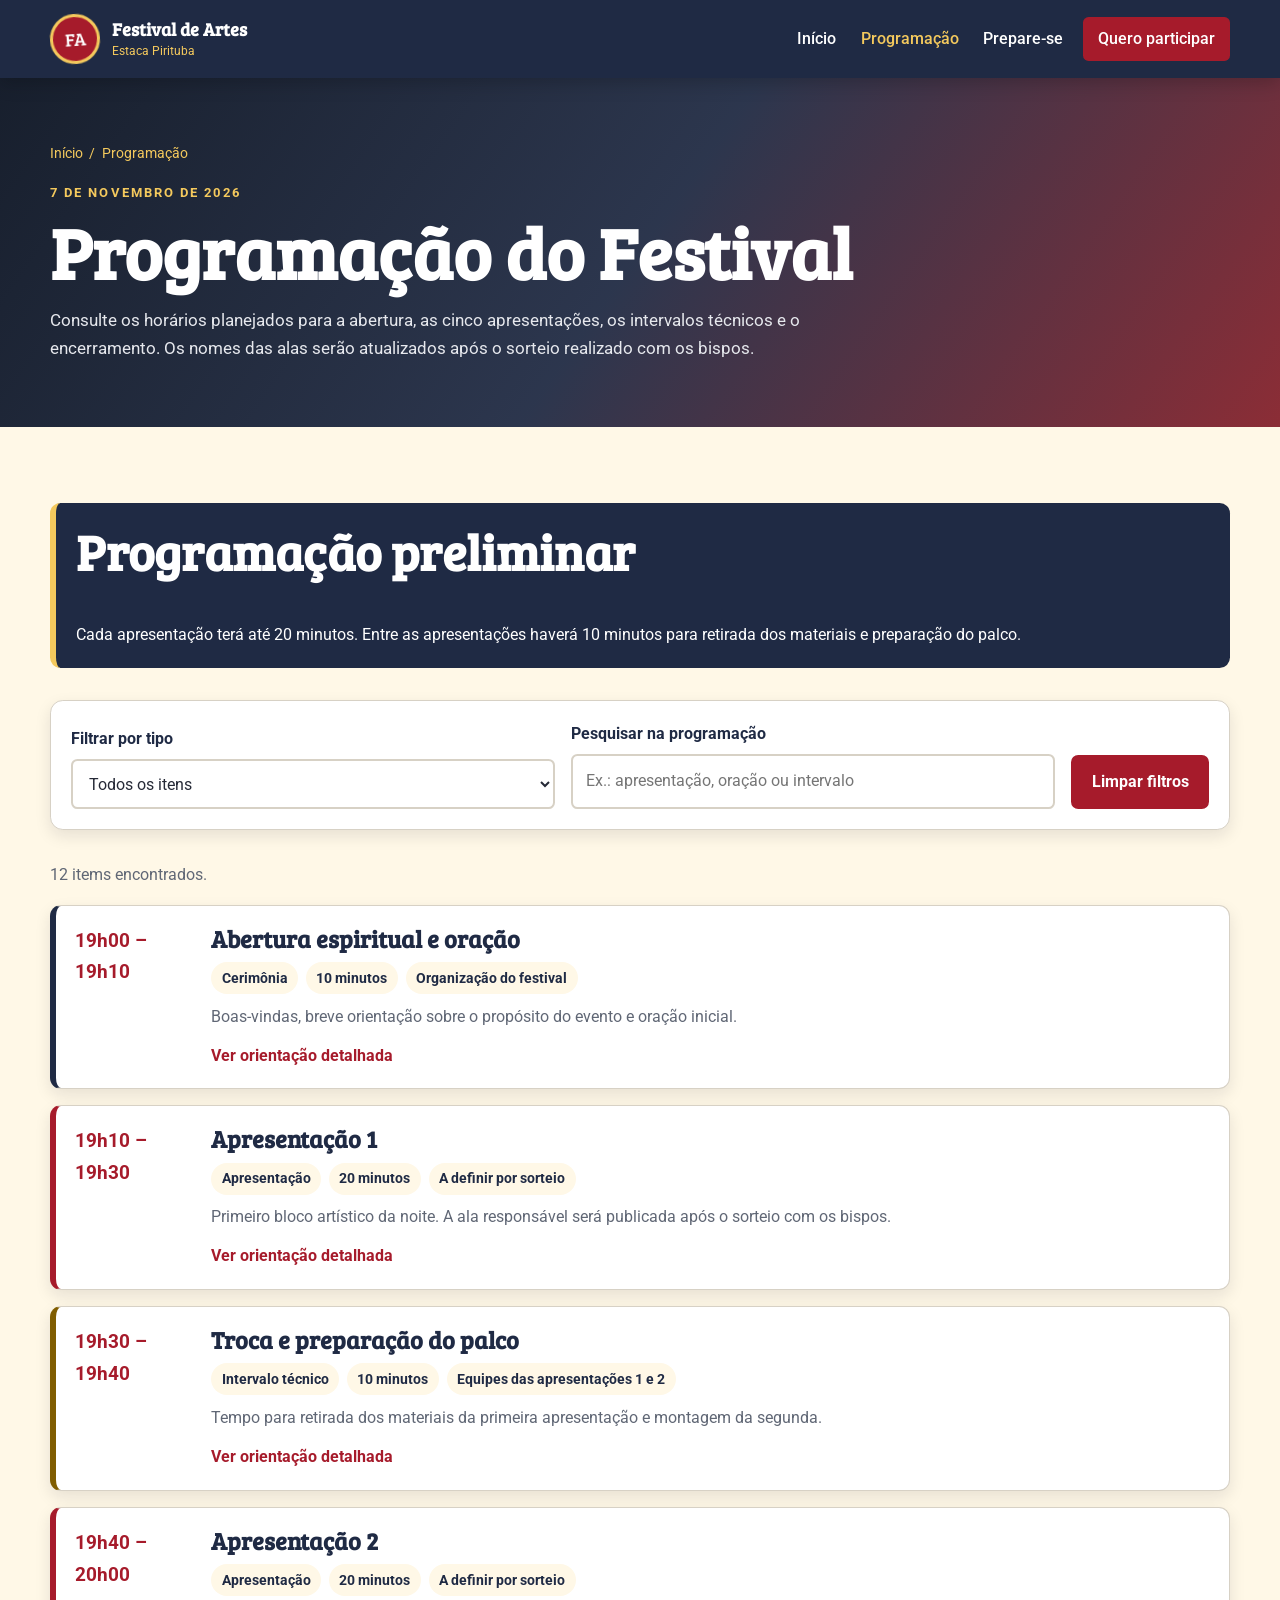
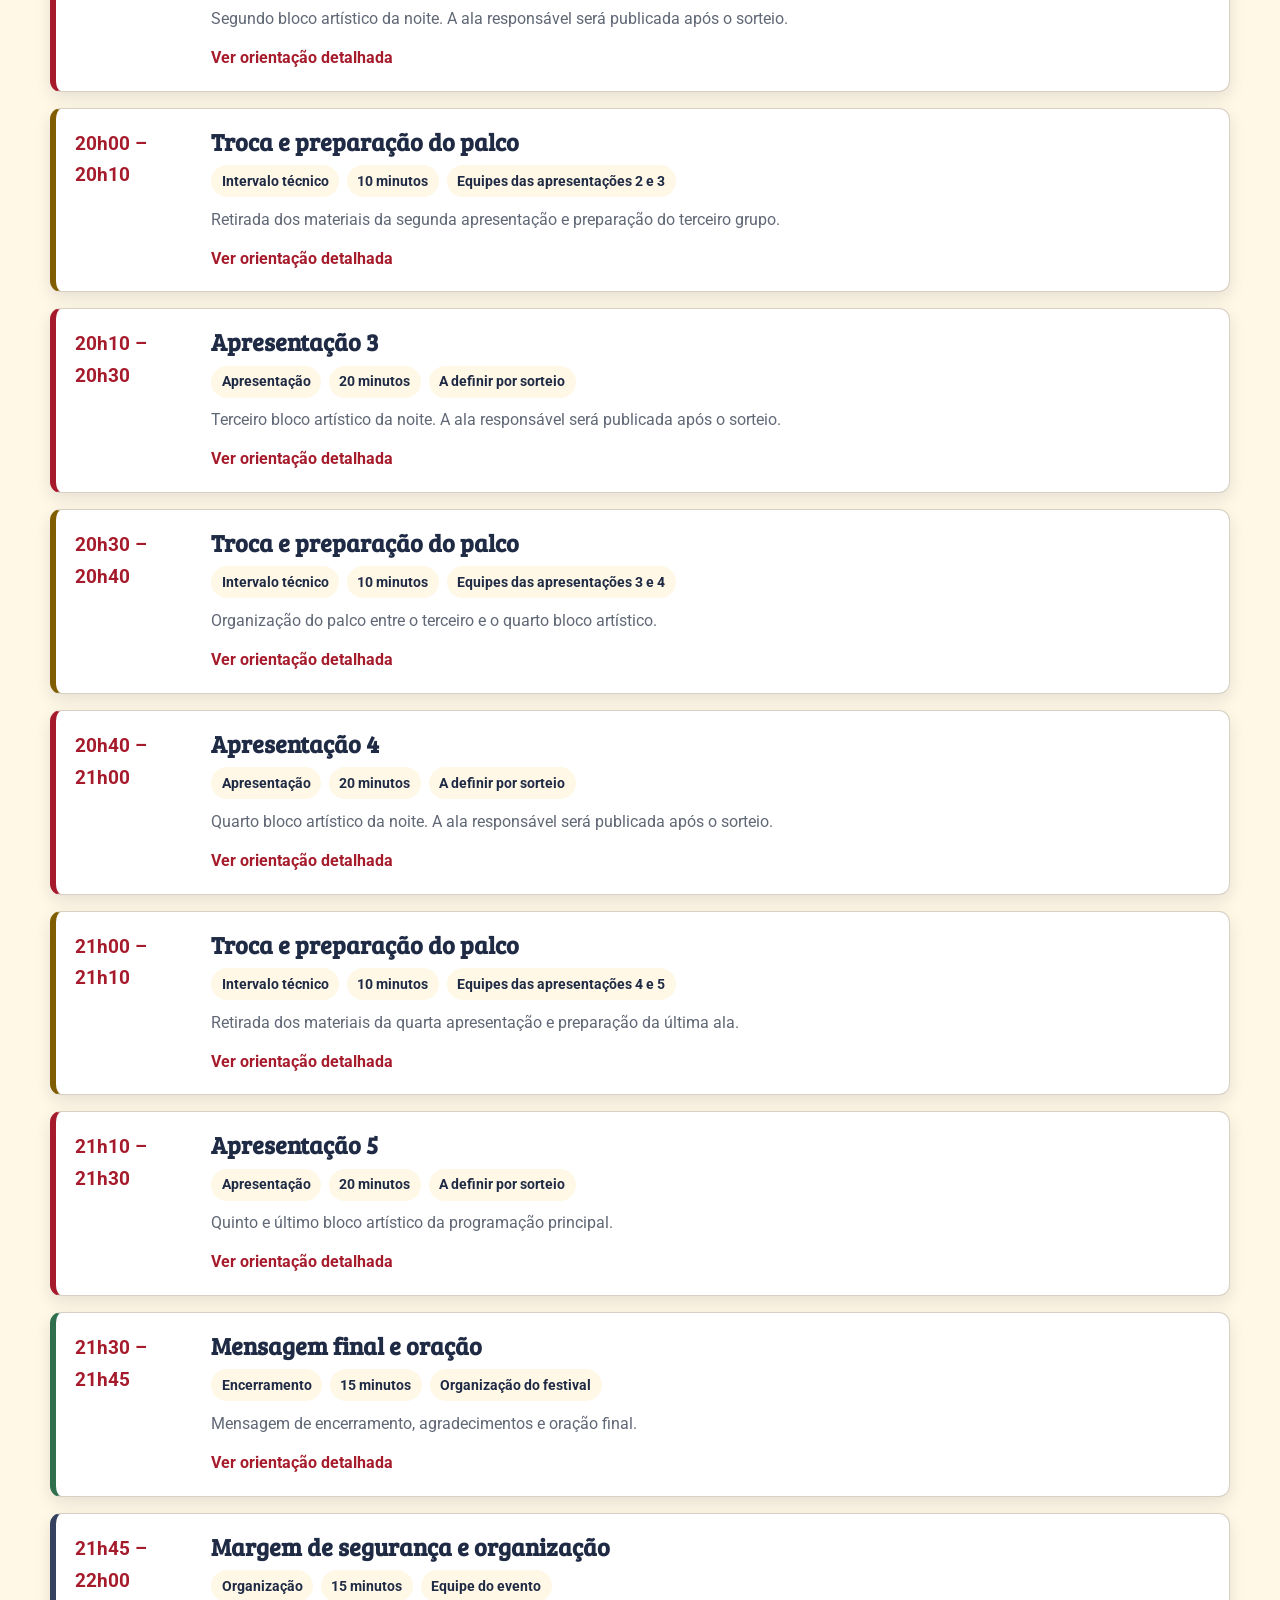
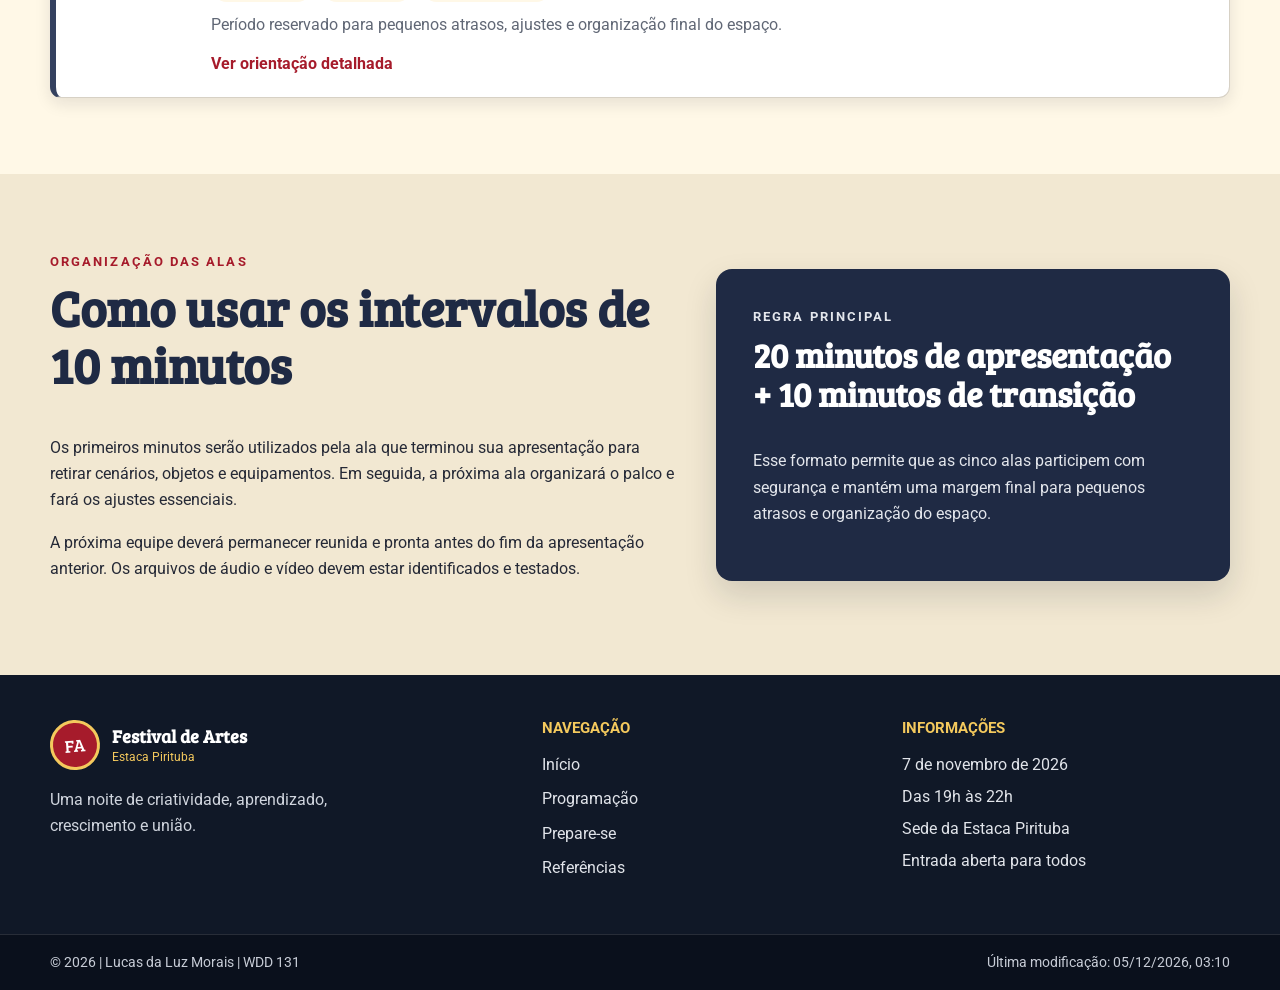
<file: projeto/programacao.html>
<!DOCTYPE html>
<html lang="pt-BR">
<head>
  <meta charset="UTF-8">
  <meta name="viewport" content="width=device-width, initial-scale=1.0">
  <meta
    name="description"
    content="Programação preliminar do Festival de Artes da Estaca Pirituba."
  >
  <meta name="author" content="Lucas da Luz Morais">
  <title>Programação | Festival de Artes</title>

  <link rel="preconnect" href="https://fonts.googleapis.com">
  <link rel="preconnect" href="https://fonts.gstatic.com" crossorigin>
  <link
    href="https://fonts.googleapis.com/css2?family=Bree+Serif&family=Roboto:wght@400;500;700&display=swap"
    rel="stylesheet"
  >

  <link rel="stylesheet" href="styles/festival.css">
  <script src="scripts/main.js" defer></script>
  <script src="scripts/programacao.js" defer></script>
</head>

<body>
  <a class="skip-link" href="#main-content">Ir para o conteúdo principal</a>

  <header class="site-header">
    <div class="container header-inner">
      <a class="brand" href="index.html" aria-label="Página inicial do Festival de Artes">
        <span class="brand-symbol" aria-hidden="true">FA</span>
        <span class="brand-name">
          <strong>Festival de Artes</strong>
          <small>Estaca Pirituba</small>
        </span>
      </a>

      <button
        id="menu-button"
        class="menu-button"
        type="button"
        aria-label="Abrir menu de navegação"
        aria-expanded="false"
        aria-controls="main-navigation"
      >
        <span aria-hidden="true">☰</span>
      </button>

      <nav
        id="main-navigation"
        class="main-navigation"
        aria-label="Navegação principal"
      >
        <a href="index.html">Início</a>
        <a class="active" href="programacao.html" aria-current="page">
          Programação
        </a>
        <a href="prepare-se.html">Prepare-se</a>
        <a class="nav-cta" href="prepare-se.html#formulario-interesse">
          Quero participar
        </a>
      </nav>
    </div>
  </header>

  <main id="main-content">
    <section class="page-hero">
      <div class="container">
        <nav class="breadcrumb" aria-label="Trilha de navegação">
          <a href="index.html">Início</a>
          <span aria-hidden="true">/</span>
          <span>Programação</span>
        </nav>

        <p class="eyebrow hero-eyebrow">7 de novembro de 2026</p>
        <h1>Programação do Festival</h1>
        <p>
          Consulte os horários planejados para a abertura, as cinco
          apresentações, os intervalos técnicos e o encerramento. Os nomes das
          alas serão atualizados após o sorteio realizado com os bispos.
        </p>
      </div>
    </section>

    <section class="content-section">
      <div class="container">
        <div class="notice notice-bottom">
          <h2>Programação preliminar</h2>
          <p>
            Cada apresentação terá até 20 minutos. Entre as apresentações
            haverá 10 minutos para retirada dos materiais e preparação do palco.
          </p>
        </div>

        <div class="filter-panel" aria-label="Filtros da programação">
          <div class="form-control">
            <label for="type-filter">Filtrar por tipo</label>
            <select id="type-filter">
              <option value="todos">Todos os itens</option>
              <option value="cerimonia">Cerimônia</option>
              <option value="apresentacao">Apresentações</option>
              <option value="intervalo">Intervalos técnicos</option>
              <option value="encerramento">Encerramento</option>
              <option value="organizacao">Organização</option>
            </select>
          </div>

          <div class="form-control">
            <label for="schedule-search">Pesquisar na programação</label>
            <input
              type="search"
              id="schedule-search"
              placeholder="Ex.: apresentação, oração ou intervalo"
            >
          </div>

          <button id="clear-filters" class="button button-secondary" type="button">
            Limpar filtros
          </button>
        </div>

        <p id="results-summary" class="results-summary" aria-live="polite"></p>

        <div id="program-container" class="program-grid" aria-live="polite"></div>
      </div>
    </section>

    <section class="content-section operation-section">
      <div class="container two-columns">
        <div>
          <p class="eyebrow">Organização das alas</p>
          <h2>Como usar os intervalos de 10 minutos</h2>
          <p>
            Os primeiros minutos serão utilizados pela ala que terminou sua
            apresentação para retirar cenários, objetos e equipamentos. Em
            seguida, a próxima ala organizará o palco e fará os ajustes
            essenciais.
          </p>
          <p>
            A próxima equipe deverá permanecer reunida e pronta antes do fim da
            apresentação anterior. Os arquivos de áudio e vídeo devem estar
            identificados e testados.
          </p>
        </div>

        <div class="purpose-card">
          <p class="eyebrow hero-eyebrow">Regra principal</p>
          <h3>20 minutos de apresentação + 10 minutos de transição</h3>
          <p>
            Esse formato permite que as cinco alas participem com segurança e
            mantém uma margem final para pequenos atrasos e organização do
            espaço.
          </p>
        </div>
      </div>
    </section>
  </main>

  <dialog id="program-dialog" class="program-dialog">
    <div class="dialog-content">
      <div class="dialog-header">
        <div id="dialog-body"></div>
        <button
          id="dialog-close"
          class="dialog-close"
          type="button"
          aria-label="Fechar detalhes"
        >
          ✕
        </button>
      </div>
    </div>
  </dialog>

  <footer class="site-footer">
    <div class="container footer-grid">
      <div class="footer-brand">
        <a class="brand" href="index.html">
          <span class="brand-symbol" aria-hidden="true">FA</span>
          <span class="brand-name">
            <strong>Festival de Artes</strong>
            <small>Estaca Pirituba</small>
          </span>
        </a>
        <p>Uma noite de criatividade, aprendizado, crescimento e união.</p>
      </div>

      <nav class="footer-nav" aria-label="Navegação do rodapé">
        <h2>Navegação</h2>
        <a href="index.html">Início</a>
        <a href="programacao.html">Programação</a>
        <a href="prepare-se.html">Prepare-se</a>
        <a href="referencias.html">Referências</a>
      </nav>

      <div class="footer-info">
        <h2>Informações</h2>
        <p>7 de novembro de 2026</p>
        <p>Das 19h às 22h</p>
        <p>Sede da Estaca Pirituba</p>
        <p>Entrada aberta para todos</p>
      </div>
    </div>

    <div class="footer-bottom">
      <div class="container footer-bottom-inner">
        <p>
          &copy; <span class="current-year"></span>
          | Lucas da Luz Morais | WDD 131
        </p>
        <p>
          Última modificação:
          <span class="last-modified"></span>
        </p>
      </div>
    </div>
  </footer>
</body>
</html>
</file>
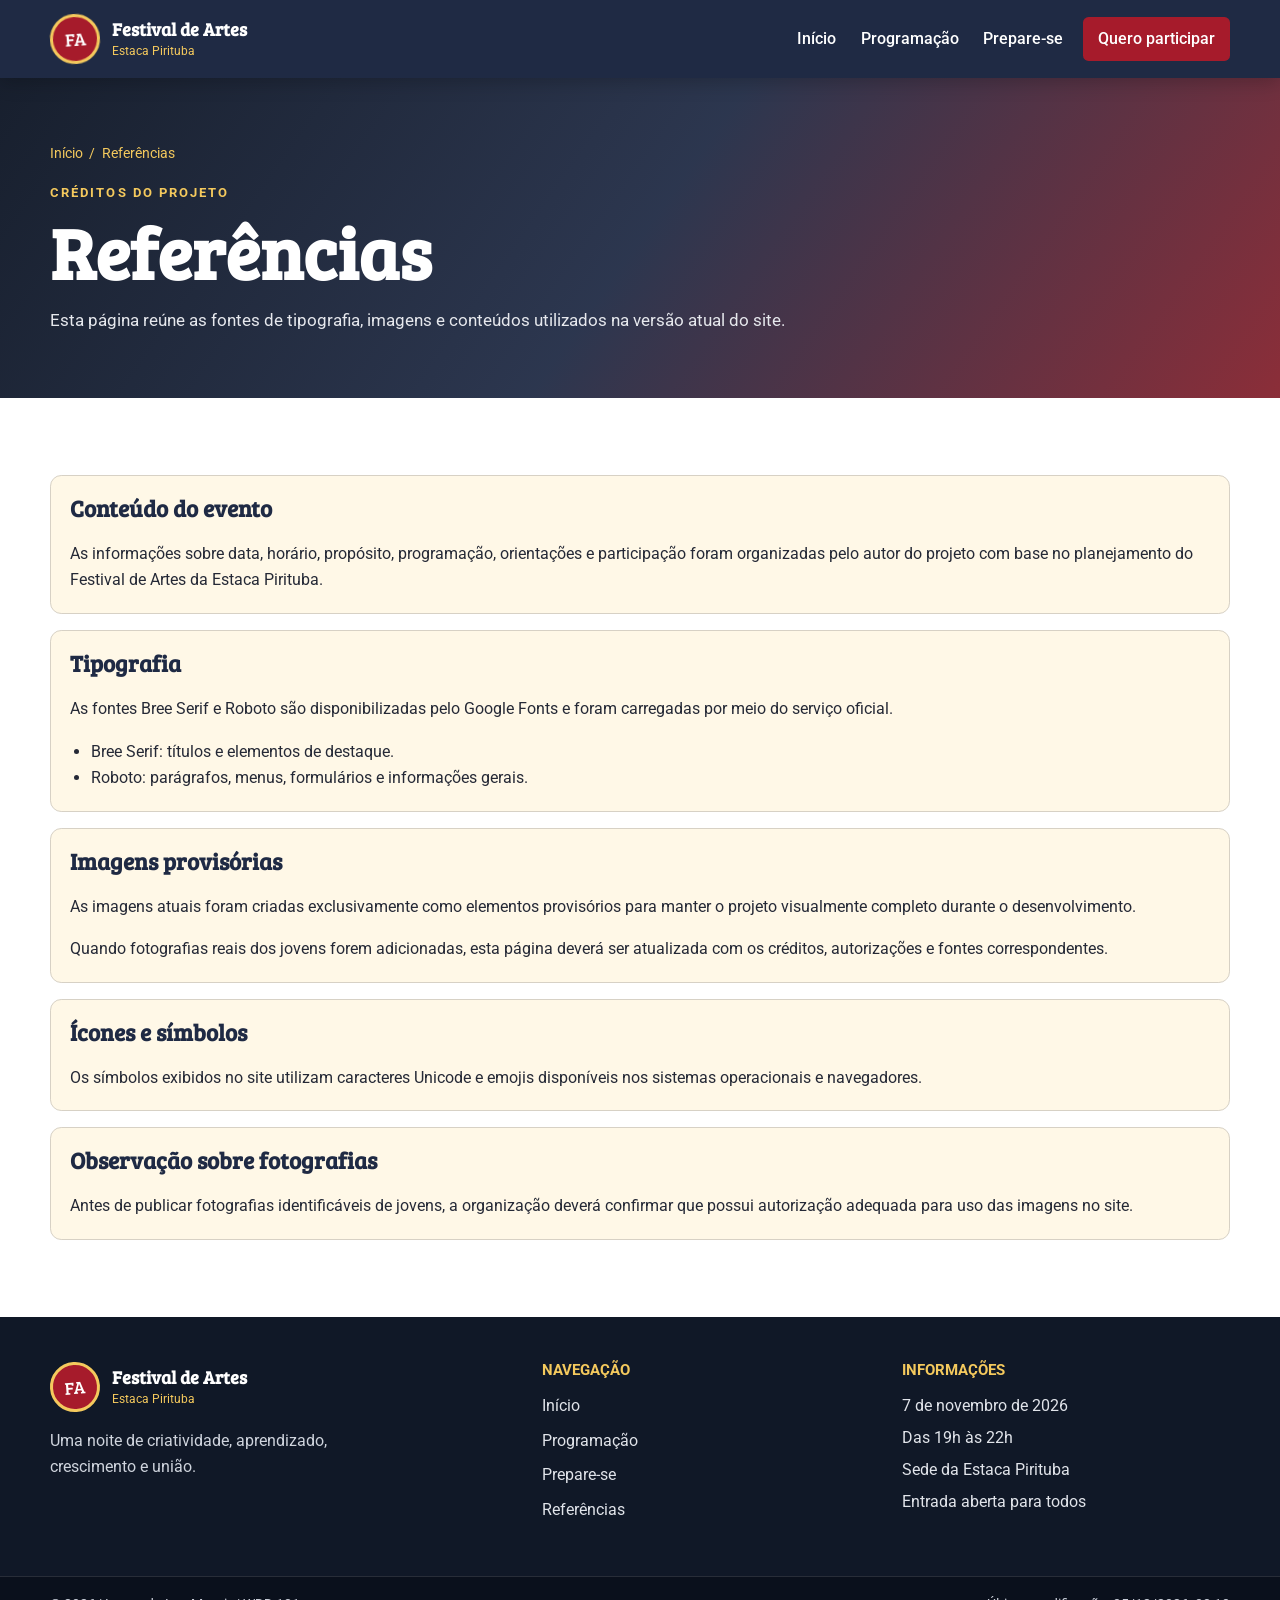
<file: projeto/referencias.html>
<!DOCTYPE html>
<html lang="pt-BR">
<head>
  <meta charset="UTF-8">
  <meta name="viewport" content="width=device-width, initial-scale=1.0">
  <meta
    name="description"
    content="Referências e créditos utilizados no site do Festival de Artes da Estaca Pirituba."
  >
  <meta name="author" content="Lucas da Luz Morais">
  <title>Referências | Festival de Artes</title>

  <link rel="preconnect" href="https://fonts.googleapis.com">
  <link rel="preconnect" href="https://fonts.gstatic.com" crossorigin>
  <link
    href="https://fonts.googleapis.com/css2?family=Bree+Serif&family=Roboto:wght@400;500;700&display=swap"
    rel="stylesheet"
  >

  <link rel="stylesheet" href="styles/festival.css">
  <script src="scripts/main.js" defer></script>
</head>

<body>
  <a class="skip-link" href="#main-content">Ir para o conteúdo principal</a>

  <header class="site-header">
    <div class="container header-inner">
      <a class="brand" href="index.html" aria-label="Página inicial do Festival de Artes">
        <span class="brand-symbol" aria-hidden="true">FA</span>
        <span class="brand-name">
          <strong>Festival de Artes</strong>
          <small>Estaca Pirituba</small>
        </span>
      </a>

      <button
        id="menu-button"
        class="menu-button"
        type="button"
        aria-label="Abrir menu de navegação"
        aria-expanded="false"
        aria-controls="main-navigation"
      >
        <span aria-hidden="true">☰</span>
      </button>

      <nav
        id="main-navigation"
        class="main-navigation"
        aria-label="Navegação principal"
      >
        <a href="index.html">Início</a>
        <a href="programacao.html">Programação</a>
        <a href="prepare-se.html">Prepare-se</a>
        <a class="nav-cta" href="prepare-se.html#formulario-interesse">
          Quero participar
        </a>
      </nav>
    </div>
  </header>

  <main id="main-content" class="references-main">
    <section class="page-hero">
      <div class="container">
        <nav class="breadcrumb" aria-label="Trilha de navegação">
          <a href="index.html">Início</a>
          <span aria-hidden="true">/</span>
          <span>Referências</span>
        </nav>

        <p class="eyebrow hero-eyebrow">Créditos do projeto</p>
        <h1>Referências</h1>
        <p>
          Esta página reúne as fontes de tipografia, imagens e conteúdos
          utilizados na versão atual do site.
        </p>
      </div>
    </section>

    <section class="content-section">
      <div class="container references-list">
        <article class="reference-card">
          <h2>Conteúdo do evento</h2>
          <p>
            As informações sobre data, horário, propósito, programação,
            orientações e participação foram organizadas pelo autor do projeto
            com base no planejamento do Festival de Artes da Estaca Pirituba.
          </p>
        </article>

        <article class="reference-card">
          <h2>Tipografia</h2>
          <p>
            As fontes Bree Serif e Roboto são disponibilizadas pelo Google
            Fonts e foram carregadas por meio do serviço oficial.
          </p>
          <ul>
            <li>Bree Serif: títulos e elementos de destaque.</li>
            <li>Roboto: parágrafos, menus, formulários e informações gerais.</li>
          </ul>
        </article>

        <article class="reference-card">
          <h2>Imagens provisórias</h2>
          <p>
            As imagens atuais foram criadas exclusivamente como elementos
            provisórios para manter o projeto visualmente completo durante o
            desenvolvimento.
          </p>
          <p>
            Quando fotografias reais dos jovens forem adicionadas, esta página
            deverá ser atualizada com os créditos, autorizações e fontes
            correspondentes.
          </p>
        </article>

        <article class="reference-card">
          <h2>Ícones e símbolos</h2>
          <p>
            Os símbolos exibidos no site utilizam caracteres Unicode e emojis
            disponíveis nos sistemas operacionais e navegadores.
          </p>
        </article>

        <article class="reference-card">
          <h2>Observação sobre fotografias</h2>
          <p>
            Antes de publicar fotografias identificáveis de jovens, a
            organização deverá confirmar que possui autorização adequada para
            uso das imagens no site.
          </p>
        </article>
      </div>
    </section>
  </main>

  <footer class="site-footer">
    <div class="container footer-grid">
      <div class="footer-brand">
        <a class="brand" href="index.html">
          <span class="brand-symbol" aria-hidden="true">FA</span>
          <span class="brand-name">
            <strong>Festival de Artes</strong>
            <small>Estaca Pirituba</small>
          </span>
        </a>
        <p>Uma noite de criatividade, aprendizado, crescimento e união.</p>
      </div>

      <nav class="footer-nav" aria-label="Navegação do rodapé">
        <h2>Navegação</h2>
        <a href="index.html">Início</a>
        <a href="programacao.html">Programação</a>
        <a href="prepare-se.html">Prepare-se</a>
        <a href="referencias.html" aria-current="page">Referências</a>
      </nav>

      <div class="footer-info">
        <h2>Informações</h2>
        <p>7 de novembro de 2026</p>
        <p>Das 19h às 22h</p>
        <p>Sede da Estaca Pirituba</p>
        <p>Entrada aberta para todos</p>
      </div>
    </div>

    <div class="footer-bottom">
      <div class="container footer-bottom-inner">
        <p>
          &copy; <span class="current-year"></span>
          | Lucas da Luz Morais | WDD 131
        </p>
        <p>
          Última modificação:
          <span class="last-modified"></span>
        </p>
      </div>
    </div>
  </footer>
</body>
</html>
</file>
<file: estilos/base.css>
/* Paleta principal:
   Azul escuro: #0f2747
   Azul médio:  #1f5f99
   Dourado:     #f2c14e
   Fundo:       #f4f7fb
*/

:root {
  --azul-escuro: #0f2747;
  --azul-medio: #1f5f99;
  --azul-claro: #dceaf7;
  --dourado: #f2c14e;
  --branco: #ffffff;
  --fundo: #f4f7fb;
  --texto: #1f2933;
  --borda: #c8d5e3;
  --sombra: 0 8px 24px rgba(15, 39, 71, 0.12);
}

* {
  box-sizing: border-box;
}

body {
  margin: 0;
  min-height: 100vh;
  background: var(--fundo);
  color: var(--texto);
  font-family: "Roboto", Arial, sans-serif;
  line-height: 1.6;
}

header {
  background: var(--azul-escuro);
  color: var(--branco);
  text-align: center;
}

#course-title {
  display: block;
  padding: 1.4rem 1rem;
  color: var(--branco);
  font-family: "Merriweather", Georgia, serif;
  font-size: clamp(1.25rem, 3vw, 2rem);
}

nav {
  display: flex;
  justify-content: space-around;
  flex-wrap: wrap;
  gap: 0.25rem;
  padding: 0.5rem 1rem;
  background: #081a30;
}

nav a {
  padding: 0.75rem 1.25rem;
  border-radius: 0.35rem;
  color: var(--branco);
  font-weight: 700;
  text-decoration: none;
  transition:
    background-color 0.2s ease,
    color 0.2s ease,
    transform 0.2s ease;
}

nav a:hover,
nav a:focus-visible {
  background: var(--dourado);
  color: var(--azul-escuro);
  transform: translateY(-2px);
}

main {
  width: min(1100px, calc(100% - 2rem));
  margin: 2rem auto;
}

main > h1 {
  margin: 0 0 1.5rem;
  color: var(--azul-escuro);
  text-align: center;
  font-family: "Merriweather", Georgia, serif;
}

.cards-grid {
  display: grid;
  grid-template-columns: 2fr 1fr;
  gap: 1.5rem;
  align-items: stretch;
}

.card {
  overflow: hidden;
  border: 1px solid var(--borda);
  border-radius: 0.75rem;
  background: var(--branco);
  box-shadow: var(--sombra);
}

.card h2 {
  margin: 0;
  padding: 0.9rem 1rem;
  background: var(--azul-medio);
  color: var(--branco);
  text-align: center;
  font-family: "Merriweather", Georgia, serif;
  font-size: 1.25rem;
}

.card-content {
  display: flex;
  gap: 1.25rem;
  align-items: flex-start;
  padding: 1.25rem;
}

.texto-sobre {
  flex: 1;
}

.foto-perfil {
  width: 180px;
  max-width: 100%;
  height: auto;
  object-fit: cover;
}

.card img {
  display: block;
  max-width: 100%;
  height: auto;
  border: 3px solid var(--azul-claro);
  border-radius: 0.65rem;
  background: var(--azul-claro);
}

.card p {
  margin-top: 0;
}

.local-info {
  padding: 0 1.25rem 1.25rem;
}

.local-info h3 {
  margin: 0 0 1rem;
  padding-bottom: 0.4rem;
  border-bottom: 1px solid var(--borda);
  color: var(--azul-escuro);
  text-align: center;
  font-family: "Merriweather", Georgia, serif;
}

.local-content {
  display: grid;
  grid-template-columns: minmax(190px, 0.9fr) 1.1fr;
  gap: 1.25rem;
  align-items: start;
}

figure {
  margin: 0;
}

figcaption {
  margin-top: 0.4rem;
  color: #4f5b66;
  font-size: 0.9rem;
  text-align: center;
}

.card ul {
  margin: 0;
  padding-left: 1.4rem;
}

.recursos-content {
  display: flex;
  min-height: 100%;
  align-items: center;
  padding: 2rem 1.5rem;
}

.recursos li {
  margin: 0.6rem 0;
}

.recursos a {
  color: #0645ad;
  font-weight: 500;
}

.recursos a:hover,
.recursos a:focus-visible {
  color: var(--azul-escuro);
  text-decoration-thickness: 2px;
}

footer {
  margin-top: 2rem;
  padding: 1.25rem;
  background: var(--azul-escuro);
  color: var(--branco);
  text-align: center;
}

footer p {
  margin: 0.25rem 0;
}

#ultimaModificacao {
  color: var(--dourado);
  font-size: 0.95rem;
}

@media (max-width: 760px) {
  .cards-grid {
    grid-template-columns: 1fr;
  }

  .card-content,
  .local-content {
    display: flex;
    flex-direction: column;
    align-items: center;
  }

  nav {
    flex-direction: column;
  }

  nav a {
    width: 100%;
  }
}
</file>
<file: projeto/styles/festival.css>
:root {
  --navy: #1f2a44;
  --navy-dark: #101827;
  --navy-light: #34415f;
  --wine: #a61b2b;
  --wine-dark: #7d1420;
  --gold: #f4c95d;
  --gold-dark: #7a5200;
  --cream: #fff8e7;
  --cream-dark: #f2e8d2;
  --white: #ffffff;
  --text: #252936;
  --muted: #606775;
  --border: #d7d1c5;
  --success: #2f6f4e;
  --warning: #805d00;
  --shadow-sm: 0 6px 16px rgb(16 24 39 / 10%);
  --shadow-md: 0 14px 32px rgb(16 24 39 / 15%);
  --shadow-lg: 0 24px 55px rgb(16 24 39 / 22%);
  --heading-font: "Bree Serif", Georgia, serif;
  --body-font: "Roboto", Arial, sans-serif;
  --max-width: 1180px;
}

* {
  box-sizing: border-box;
}

html {
  scroll-behavior: smooth;
}

body {
  margin: 0;
  overflow-x: hidden;
  background: var(--cream);
  color: var(--text);
  font-family: var(--body-font);
  line-height: 1.65;
}

img {
  display: block;
  max-width: 100%;
}

button,
input,
select,
textarea {
  font: inherit;
}

a {
  color: inherit;
}

h1,
h2,
h3,
h4 {
  margin-top: 0;
  color: var(--navy);
  font-family: var(--heading-font);
  line-height: 1.15;
}

h1 {
  font-size: clamp(2.4rem, 8vw, 5.2rem);
}

h2 {
  font-size: clamp(1.9rem, 5vw, 3.1rem);
}

h3 {
  font-size: 1.4rem;
}

p {
  margin-top: 0;
}

ul,
ol {
  padding-left: 1.3rem;
}

.skip-link {
  position: absolute;
  z-index: 3000;
  top: -100px;
  left: 1rem;
  border-radius: 0 0 0.45rem 0.45rem;
  background: var(--gold);
  color: var(--navy-dark);
  padding: 0.8rem 1rem;
  text-decoration: none;
  font-weight: 700;
}

.skip-link:focus {
  top: 0;
}

.container {
  width: min(var(--max-width), calc(100% - 2rem));
  margin-inline: auto;
}

.content-section {
  padding-block: 4.8rem;
}

.eyebrow {
  margin-bottom: 0.45rem;
  color: var(--wine);
  font-size: 0.8rem;
  font-weight: 700;
  letter-spacing: 0.13rem;
  text-transform: uppercase;
}

.section-heading {
  max-width: 760px;
  margin-bottom: 2.2rem;
}

.section-heading h2 {
  margin-bottom: 0.9rem;
}

.section-heading > p:last-child {
  margin-bottom: 0;
  color: var(--muted);
  font-size: 1.05rem;
}

.centered {
  margin-inline: auto;
  text-align: center;
}

.button {
  display: inline-flex;
  min-height: 48px;
  border: 2px solid transparent;
  border-radius: 0.45rem;
  padding: 0.75rem 1.15rem;
  align-items: center;
  justify-content: center;
  text-decoration: none;
  font-weight: 700;
  transition:
    transform 0.2s ease,
    background-color 0.2s ease,
    border-color 0.2s ease,
    color 0.2s ease;
}

.button:hover,
.button:focus-visible {
  transform: translateY(-2px);
}

.button-primary {
  border-color: var(--gold);
  background: var(--gold);
  color: var(--navy-dark);
}

.button-primary:hover,
.button-primary:focus-visible {
  border-color: #ffda7c;
  background: #ffda7c;
}

.button-secondary {
  border-color: var(--wine);
  background: var(--wine);
  color: var(--white);
}

.button-secondary:hover,
.button-secondary:focus-visible {
  border-color: var(--wine-dark);
  background: var(--wine-dark);
}

.button-outline {
  border-color: var(--white);
  background: transparent;
  color: var(--white);
}

.button-outline:hover,
.button-outline:focus-visible {
  background: var(--white);
  color: var(--navy-dark);
}

.text-link {
  display: inline-flex;
  color: var(--wine);
  align-items: center;
  gap: 0.35rem;
  text-decoration: none;
  font-weight: 700;
}

.text-link:hover,
.text-link:focus-visible {
  text-decoration: underline;
}

.notice {
  border-left: 6px solid var(--gold);
  border-radius: 0.65rem;
  background: var(--navy);
  color: var(--white);
  padding: 1.25rem;
}

.notice h2,
.notice h3 {
  color: var(--white);
}

.notice p:last-child {
  margin-bottom: 0;
}

.notice-spaced {
  margin-top: 2rem;
}

.notice-bottom {
  margin-bottom: 2rem;
}

.action-spaced {
  margin-top: 2rem;
}

.form-control-spaced {
  margin-top: 1rem;
}

/* Cabeçalho */

.site-header {
  position: sticky;
  z-index: 1500;
  top: 0;
  background: var(--navy);
  box-shadow: 0 4px 18px rgb(0 0 0 / 22%);
}

.header-inner {
  position: relative;
  display: flex;
  min-height: 78px;
  align-items: center;
  justify-content: space-between;
  gap: 1rem;
}

.brand {
  display: inline-flex;
  align-items: center;
  gap: 0.75rem;
  color: var(--white);
  text-decoration: none;
}

.brand-symbol {
  display: grid;
  width: 3.15rem;
  height: 3.15rem;
  flex: 0 0 auto;
  border: 3px solid var(--gold);
  border-radius: 50%;
  background: var(--wine);
  color: var(--white);
  place-items: center;
  font-family: var(--heading-font);
  font-size: 1.1rem;
  transform: rotate(-4deg);
}

.brand-name {
  display: flex;
  flex-direction: column;
  line-height: 1.1;
}

.brand-name strong {
  font-family: var(--heading-font);
  font-size: 1.13rem;
}

.brand-name small {
  margin-top: 0.22rem;
  color: var(--gold);
  font-size: 0.78rem;
}

.menu-button {
  display: grid;
  width: 46px;
  height: 46px;
  border: 2px solid var(--gold);
  border-radius: 0.4rem;
  background: transparent;
  color: var(--white);
  cursor: pointer;
  place-items: center;
  font-size: 1.4rem;
}

.menu-button:hover,
.menu-button:focus-visible {
  background: var(--gold);
  color: var(--navy-dark);
}

.main-navigation {
  position: absolute;
  top: 100%;
  right: 0;
  left: 0;
  display: none;
  flex-direction: column;
  border-top: 1px solid rgb(255 255 255 / 14%);
  background: var(--navy);
  padding: 0.8rem 1rem 1.1rem;
  box-shadow: 0 14px 22px rgb(0 0 0 / 22%);
}

.main-navigation.open {
  display: flex;
}

.main-navigation a {
  border-radius: 0.35rem;
  color: var(--white);
  padding: 0.72rem;
  text-decoration: none;
  font-weight: 500;
}

.main-navigation a:hover,
.main-navigation a:focus-visible,
.main-navigation a.active {
  background: var(--gold);
  color: var(--navy-dark);
}

.main-navigation .nav-cta {
  margin-top: 0.35rem;
  background: var(--wine);
  color: var(--white);
  text-align: center;
}

/* Hero da página inicial */

.hero {
  position: relative;
  overflow: hidden;
  background:
    linear-gradient(120deg, rgb(16 24 39 / 97%), rgb(31 42 68 / 94%) 58%, rgb(125 20 32 / 91%));
  color: var(--white);
}

.hero::after {
  position: absolute;
  right: 0;
  bottom: -1px;
  left: 0;
  height: 64px;
  background: var(--cream);
  content: "";
  clip-path: polygon(0 72%, 100% 0, 100% 100%, 0 100%);
}

.hero-inner {
  position: relative;
  z-index: 2;
  display: grid;
  min-height: 690px;
  padding-block: 4.6rem 7rem;
  align-items: center;
  gap: 2.5rem;
}

.hero h1 {
  margin-bottom: 1.2rem;
  color: var(--white);
}

.hero-description {
  max-width: 680px;
  margin-bottom: 1.8rem;
  color: #f0f1f4;
  font-size: clamp(1.05rem, 3vw, 1.25rem);
}

.hero-eyebrow {
  color: var(--gold);
}

.hero-details {
  display: grid;
  margin-bottom: 1.8rem;
  gap: 0.9rem;
}

.hero-details > div {
  border-left: 4px solid var(--gold);
  padding-left: 0.9rem;
}

.hero-details span {
  display: block;
  margin-bottom: 0.1rem;
  color: var(--gold);
  font-size: 0.74rem;
  font-weight: 700;
  letter-spacing: 0.08rem;
  text-transform: uppercase;
}

.hero-details strong {
  color: var(--white);
}

.hero-actions {
  display: flex;
  flex-wrap: wrap;
  gap: 0.75rem;
}

.hero-note {
  margin-top: 0.9rem;
  margin-bottom: 0;
  color: #dfe2e8;
  font-size: 0.92rem;
}

.countdown-card {
  width: 100%;
  max-width: 520px;
  border: 1px solid rgb(255 255 255 / 20%);
  border-radius: 1rem;
  background: rgb(255 255 255 / 9%);
  padding: clamp(1.35rem, 4vw, 2rem);
  box-shadow: var(--shadow-lg);
  backdrop-filter: blur(9px);
}

.countdown-card h2 {
  color: var(--white);
}

.countdown {
  display: grid;
  margin: 1.35rem 0;
  grid-template-columns: repeat(2, 1fr);
  gap: 0.65rem;
}

.countdown > div {
  border-radius: 0.5rem;
  background: rgb(16 24 39 / 72%);
  padding: 0.8rem 0.35rem;
  text-align: center;
}

.countdown strong {
  display: block;
  color: var(--gold);
  font-family: var(--heading-font);
  font-size: 2rem;
  line-height: 1;
}

.countdown span {
  display: block;
  margin-top: 0.35rem;
  color: var(--white);
  font-size: 0.7rem;
  text-transform: uppercase;
}

.event-status {
  color: var(--white);
  font-weight: 500;
}

.theme-status {
  display: grid;
  border-top: 1px solid rgb(255 255 255 / 18%);
  padding-top: 1rem;
  grid-template-columns: auto 1fr;
  gap: 0.75rem;
}

.theme-status > span {
  font-size: 1.7rem;
}

.theme-status strong {
  color: var(--gold);
}

.theme-status p {
  margin: 0.2rem 0 0;
  color: #e1e4ea;
  font-size: 0.9rem;
}

/* Informações rápidas */

.quick-info {
  position: relative;
  z-index: 4;
  margin-top: -0.8rem;
  padding-bottom: 1.5rem;
}

.quick-grid {
  display: grid;
  gap: 1rem;
}

.quick-card {
  display: flex;
  border: 1px solid var(--border);
  border-radius: 0.7rem;
  background: var(--white);
  padding: 1.15rem;
  align-items: center;
  gap: 0.85rem;
  box-shadow: var(--shadow-sm);
}

.quick-icon {
  display: grid;
  width: 3rem;
  height: 3rem;
  flex: 0 0 auto;
  border-radius: 50%;
  background: var(--cream);
  place-items: center;
  font-size: 1.35rem;
}

.quick-card h2 {
  margin-bottom: 0.15rem;
  font-family: var(--body-font);
  font-size: 0.82rem;
  letter-spacing: 0.05rem;
  text-transform: uppercase;
}

.quick-card p {
  margin-bottom: 0;
  color: var(--muted);
}

/* Página inicial */

.two-columns {
  display: grid;
  align-items: center;
  gap: 2.3rem;
}

.about-image {
  overflow: hidden;
  border-radius: 1rem;
  background: var(--navy);
  box-shadow: var(--shadow-md);
}

.about-image img {
  width: 100%;
  aspect-ratio: 4 / 3;
  object-fit: cover;
}

.purpose-card {
  border-radius: 1rem;
  background: var(--navy);
  color: var(--white);
  padding: clamp(1.45rem, 4vw, 2.35rem);
  box-shadow: var(--shadow-md);
}

.purpose-card h3 {
  color: var(--white);
  font-size: clamp(1.65rem, 4vw, 2.15rem);
}

.purpose-card p {
  color: #e3e6ec;
}

.purpose-card blockquote {
  margin: 1.4rem 0 0;
  border-left: 4px solid var(--gold);
  color: var(--gold);
  padding-left: 1rem;
  font-family: var(--heading-font);
  font-size: 1.15rem;
}

.growth-section,
.schedule-section,
.references-main {
  background: var(--white);
}

.growth-grid,
.rules-grid,
.gallery-grid,
.page-card-grid {
  display: grid;
  gap: 1.15rem;
}

.growth-card,
.rule-card,
.gallery-card,
.page-card {
  border: 1px solid var(--border);
  border-radius: 0.75rem;
  background: var(--white);
  box-shadow: var(--shadow-sm);
}

.growth-card {
  border-top: 5px solid var(--area-color);
  background: var(--cream);
  padding: 1.4rem;
}

.growth-icon {
  display: grid;
  width: 3.5rem;
  height: 3.5rem;
  margin-bottom: 0.9rem;
  border-radius: 50%;
  background: var(--area-color);
  color: var(--white);
  place-items: center;
  font-size: 1.45rem;
}

.growth-card p,
.rule-card p,
.page-card p {
  margin-bottom: 0;
  color: var(--muted);
}

.operation-section {
  background: var(--cream-dark);
}

.wards {
  display: flex;
  margin-bottom: 2rem;
  flex-wrap: wrap;
  gap: 0.65rem;
}

.wards span {
  border: 2px solid var(--navy);
  border-radius: 100px;
  background: var(--white);
  color: var(--navy);
  padding: 0.5rem 0.85rem;
  font-weight: 700;
}

.rule-card {
  padding: 1.4rem;
}

.rule-number {
  display: inline-block;
  margin-bottom: 0.8rem;
  color: var(--wine);
  font-family: var(--heading-font);
  font-size: 1.9rem;
}

.schedule-heading {
  display: flex;
  margin-bottom: 1.8rem;
  align-items: flex-end;
  justify-content: space-between;
  flex-wrap: wrap;
  gap: 1rem;
}

.schedule-list {
  overflow: hidden;
  border: 1px solid var(--border);
  border-radius: 0.75rem;
  background: var(--white);
  box-shadow: var(--shadow-sm);
}

.schedule-item {
  display: grid;
  border-bottom: 1px solid var(--border);
  padding: 1rem;
  align-items: center;
  grid-template-columns: 90px 1fr;
  gap: 1rem;
}

.schedule-item:last-child {
  border-bottom: 0;
}

.schedule-time {
  color: var(--wine);
  font-weight: 700;
}

.schedule-info {
  display: flex;
  align-items: center;
  gap: 0.75rem;
}

.schedule-dot {
  width: 0.7rem;
  height: 0.7rem;
  flex: 0 0 auto;
  border-radius: 50%;
  background: var(--item-color);
}

.schedule-info strong,
.schedule-info span {
  display: block;
}

.schedule-info strong {
  color: var(--navy);
}

.schedule-info span {
  color: var(--muted);
  font-size: 0.88rem;
}

.participation-section {
  background: var(--navy);
  color: var(--white);
}

.participation-section h2 {
  color: var(--white);
}

.participation-section .section-heading > p:last-child {
  color: #dbe0e9;
}

.roles {
  display: flex;
  flex-wrap: wrap;
  gap: 0.65rem;
}

.roles span {
  border: 1px solid rgb(255 255 255 / 24%);
  border-radius: 100px;
  background: rgb(255 255 255 / 8%);
  padding: 0.6rem 0.9rem;
}

.gallery-grid {
  margin-top: 2rem;
}

.gallery-card {
  overflow: hidden;
  background: var(--white);
  color: var(--text);
}

.gallery-card img {
  width: 100%;
  aspect-ratio: 16 / 10;
  object-fit: cover;
}

.gallery-card div {
  padding: 1.1rem;
}

.gallery-card h3 {
  margin-bottom: 0.4rem;
}

.gallery-card p {
  margin-bottom: 0;
  color: var(--muted);
}

.deadline-card {
  border-radius: 1rem;
  background: var(--wine);
  color: var(--white);
  padding: clamp(1.4rem, 4vw, 2.35rem);
  box-shadow: var(--shadow-md);
}

.deadline-card h3 {
  color: var(--white);
  font-size: clamp(1.9rem, 5vw, 2.8rem);
}

.deadline-card p {
  color: #f7e9eb;
}

.leaders-list {
  margin: 1.3rem 0 1.8rem;
  padding: 0;
  list-style: none;
}

.leaders-list li {
  position: relative;
  margin-bottom: 0.7rem;
  padding-left: 1.7rem;
}

.leaders-list li::before {
  position: absolute;
  left: 0;
  color: var(--wine);
  content: "✓";
  font-weight: 700;
}

.final-call {
  background:
    linear-gradient(rgb(125 20 32 / 94%), rgb(31 42 68 / 96%)),
    repeating-linear-gradient(
      45deg,
      transparent 0,
      transparent 24px,
      rgb(255 255 255 / 4%) 24px,
      rgb(255 255 255 / 4%) 48px
    );
  color: var(--white);
  padding-block: 4.6rem;
  text-align: center;
}

.final-call h2 {
  color: var(--white);
}

.final-call p:not(.eyebrow) {
  max-width: 700px;
  margin-inline: auto;
  color: #f1e9eb;
}

.final-actions {
  display: flex;
  justify-content: center;
  flex-wrap: wrap;
  gap: 0.75rem;
}

/* Cabeçalhos internos */

.page-hero {
  background:
    linear-gradient(125deg, rgb(16 24 39 / 97%), rgb(31 42 68 / 94%), rgb(125 20 32 / 89%));
  color: var(--white);
  padding-block: 4rem;
}

.page-hero h1 {
  margin-bottom: 0.8rem;
  color: var(--white);
  font-size: clamp(2.4rem, 7vw, 4.5rem);
}

.page-hero p:last-child {
  max-width: 760px;
  margin-bottom: 0;
  color: #e6e8ed;
  font-size: 1.08rem;
}

.breadcrumb {
  display: flex;
  margin-bottom: 1rem;
  flex-wrap: wrap;
  gap: 0.4rem;
  color: var(--gold);
  font-size: 0.9rem;
}

.breadcrumb a {
  text-decoration: none;
}

.breadcrumb a:hover,
.breadcrumb a:focus-visible {
  text-decoration: underline;
}

/* Programação */

.filter-panel {
  display: grid;
  margin-bottom: 2rem;
  border: 1px solid var(--border);
  border-radius: 0.8rem;
  background: var(--white);
  padding: 1.25rem;
  gap: 1rem;
  box-shadow: var(--shadow-sm);
}

.form-control label {
  display: block;
  margin-bottom: 0.4rem;
  color: var(--navy);
  font-weight: 700;
}

.form-control select,
.form-control input,
.form-control textarea {
  width: 100%;
  border: 2px solid var(--border);
  border-radius: 0.4rem;
  background: var(--white);
  color: var(--text);
  padding: 0.78rem;
}

.form-control select:focus,
.form-control input:focus,
.form-control textarea:focus {
  border-color: var(--wine);
  outline: 3px solid rgb(166 27 43 / 18%);
}

.results-summary {
  margin-bottom: 1rem;
  color: var(--muted);
}

.program-grid {
  display: grid;
  gap: 1rem;
}

.program-card {
  display: grid;
  border: 1px solid var(--border);
  border-left: 6px solid var(--card-color);
  border-radius: 0.7rem;
  background: var(--white);
  padding: 1.2rem;
  align-items: start;
  gap: 1rem;
  box-shadow: var(--shadow-sm);
}

.program-time {
  color: var(--wine);
  font-size: 1.2rem;
  font-weight: 700;
}

.program-card h2 {
  margin-bottom: 0.4rem;
  font-size: 1.5rem;
}

.program-meta {
  display: flex;
  margin: 0.6rem 0;
  flex-wrap: wrap;
  gap: 0.5rem;
}

.program-meta span {
  border-radius: 100px;
  background: var(--cream);
  color: var(--navy);
  padding: 0.3rem 0.65rem;
  font-size: 0.85rem;
  font-weight: 700;
}

.program-card p {
  margin-bottom: 0.8rem;
  color: var(--muted);
}

.details-button {
  border: 0;
  background: transparent;
  color: var(--wine);
  padding: 0;
  cursor: pointer;
  font-weight: 700;
  text-align: left;
}

.details-button:hover,
.details-button:focus-visible {
  text-decoration: underline;
}

.empty-state {
  border: 2px dashed var(--border);
  border-radius: 0.7rem;
  background: var(--white);
  padding: 2rem;
  text-align: center;
}

.program-dialog {
  width: min(620px, calc(100% - 2rem));
  border: 0;
  border-radius: 0.8rem;
  padding: 0;
  box-shadow: var(--shadow-lg);
}

.program-dialog::backdrop {
  background: rgb(16 24 39 / 75%);
}

.dialog-content {
  padding: 1.5rem;
}

.dialog-header {
  display: flex;
  align-items: flex-start;
  justify-content: space-between;
  gap: 1rem;
}

.dialog-close {
  display: grid;
  width: 42px;
  height: 42px;
  flex: 0 0 auto;
  border: 0;
  border-radius: 50%;
  background: var(--navy);
  color: var(--white);
  cursor: pointer;
  place-items: center;
  font-size: 1.2rem;
}

/* Preparação */

.page-card-grid {
  margin-bottom: 2rem;
}

.page-card {
  padding: 1.3rem;
}

.checklist-section {
  background: var(--white);
}

.checklist-box {
  border: 1px solid var(--border);
  border-radius: 0.8rem;
  background: var(--cream);
  padding: 1.3rem;
  box-shadow: var(--shadow-sm);
}

.progress-wrapper {
  margin-bottom: 1.3rem;
}

.progress-label {
  display: flex;
  margin-bottom: 0.45rem;
  justify-content: space-between;
  gap: 1rem;
  font-weight: 700;
}

.progress-track {
  height: 14px;
  overflow: hidden;
  border-radius: 100px;
  background: #ddd5c6;
}

.progress-bar {
  width: 0;
  height: 100%;
  border-radius: inherit;
  background: var(--success);
  transition: width 0.25s ease;
}

.checklist {
  display: grid;
  padding: 0;
  gap: 0.65rem;
  list-style: none;
}

.checklist-item {
  display: flex;
  min-height: 52px;
  border: 1px solid var(--border);
  border-radius: 0.55rem;
  background: var(--white);
  padding: 0.8rem;
  align-items: center;
  gap: 0.75rem;
}

.checklist-item input {
  width: 1.4rem;
  height: 1.4rem;
  flex: 0 0 auto;
  accent-color: var(--success);
}

.checklist-item.completed span {
  color: var(--muted);
  text-decoration: line-through;
}

.checklist-actions {
  display: flex;
  justify-content: flex-end;
}

.form-section {
  background: var(--cream-dark);
}

.interest-form {
  border: 1px solid var(--border);
  border-radius: 0.9rem;
  background: var(--white);
  padding: clamp(1.25rem, 4vw, 2rem);
  box-shadow: var(--shadow-md);
}

fieldset {
  margin: 0 0 1.8rem;
  border: 0;
  padding: 0;
}

legend {
  width: 100%;
  margin-bottom: 1.1rem;
  border-bottom: 3px solid var(--wine);
  color: var(--navy);
  padding-bottom: 0.45rem;
  font-family: var(--heading-font);
  font-size: 1.45rem;
}

.form-grid {
  display: grid;
  gap: 1rem;
}

.required {
  color: var(--wine);
}

.optional {
  color: var(--muted);
  font-size: 0.86rem;
  font-weight: 400;
}

.radio-group,
.checkbox-group {
  display: grid;
  gap: 0.65rem;
}

.choice {
  display: flex;
  min-height: 48px;
  border: 1px solid var(--border);
  border-radius: 0.45rem;
  background: var(--cream);
  padding: 0.7rem;
  align-items: center;
  gap: 0.65rem;
}

.choice input {
  width: 1.25rem;
  height: 1.25rem;
  accent-color: var(--wine);
}

.conditional-field[hidden] {
  display: none;
}

.form-help {
  margin-top: 0.35rem;
  color: var(--muted);
  font-size: 0.86rem;
}

.form-message {
  margin-bottom: 1rem;
  border-radius: 0.45rem;
  background: var(--cream);
  color: var(--navy);
  padding: 0.75rem;
}

.submit-row {
  display: flex;
  flex-wrap: wrap;
  gap: 0.75rem;
}

/* Confirmação */

.confirmation-section {
  display: grid;
  min-height: 66vh;
  place-items: center;
}

.confirmation-card {
  width: min(720px, 100%);
  border: 1px solid var(--border);
  border-radius: 1rem;
  background: var(--white);
  padding: clamp(1.5rem, 5vw, 2.8rem);
  box-shadow: var(--shadow-md);
  text-align: center;
}

.confirmation-icon {
  display: grid;
  width: 5rem;
  height: 5rem;
  margin: 0 auto 1.3rem;
  border-radius: 50%;
  background: var(--success);
  color: var(--white);
  place-items: center;
  font-size: 2.4rem;
  font-weight: 700;
}

.confirmation-card h1 {
  font-size: clamp(2rem, 6vw, 3.2rem);
}

.confirmation-summary {
  margin: 1.6rem 0;
  border-radius: 0.7rem;
  background: var(--cream);
  padding: 1rem;
  text-align: left;
}

.confirmation-summary dl {
  display: grid;
  margin: 0;
  grid-template-columns: minmax(110px, 0.4fr) 1fr;
  gap: 0.55rem 1rem;
}

.confirmation-summary dt {
  color: var(--navy);
  font-weight: 700;
}

.confirmation-summary dd {
  margin: 0;
  color: var(--muted);
}

.counter-box {
  margin: 1rem 0 1.5rem;
  border-left: 6px solid var(--gold);
  border-radius: 0.5rem;
  background: var(--navy);
  color: var(--white);
  padding: 1rem;
}

.counter-box strong {
  display: block;
  color: var(--gold);
  font-family: var(--heading-font);
  font-size: 2.4rem;
}

/* Referências */

.references-list {
  display: grid;
  gap: 1rem;
}

.reference-card {
  border: 1px solid var(--border);
  border-radius: 0.7rem;
  background: var(--cream);
  padding: 1.2rem;
}

.reference-card h2 {
  font-size: 1.45rem;
}

.reference-card p:last-child,
.reference-card ul:last-child {
  margin-bottom: 0;
}

/* Rodapé */

.site-footer {
  background: var(--navy-dark);
  color: var(--white);
}

.footer-grid {
  display: grid;
  padding-block: 2.8rem;
  gap: 2rem;
}

.footer-brand p {
  max-width: 350px;
  margin-top: 1rem;
  color: #cfd4dd;
}

.footer-nav,
.footer-info {
  display: flex;
  flex-direction: column;
  align-items: flex-start;
}

.footer-nav h2,
.footer-info h2 {
  margin-bottom: 0.9rem;
  color: var(--gold);
  font-family: var(--body-font);
  font-size: 0.95rem;
  text-transform: uppercase;
}

.footer-nav a {
  margin-bottom: 0.5rem;
  color: #e1e4ea;
  text-decoration: none;
}

.footer-nav a:hover,
.footer-nav a:focus-visible {
  color: var(--gold);
  text-decoration: underline;
}

.footer-info p {
  margin-bottom: 0.35rem;
  color: #e1e4ea;
}

.footer-bottom {
  border-top: 1px solid rgb(255 255 255 / 12%);
  background: #0a101c;
}

.footer-bottom-inner {
  display: flex;
  padding-block: 1rem;
  flex-direction: column;
  gap: 0.35rem;
  text-align: center;
}

.footer-bottom p {
  margin: 0;
  color: #c7ccd6;
  font-size: 0.86rem;
}

/* Responsividade */

@media (min-width: 600px) {
  .hero-details,
  .filter-panel,
  .form-grid.two,
  .quick-grid,
  .growth-grid,
  .rules-grid,
  .gallery-grid,
  .page-card-grid {
    grid-template-columns: repeat(2, 1fr);
  }

  .countdown {
    grid-template-columns: repeat(4, 1fr);
  }

  .program-card {
    grid-template-columns: 120px 1fr;
  }

  .footer-grid {
    grid-template-columns: 1.4fr 1fr 1fr;
  }

  .footer-bottom-inner {
    flex-direction: row;
    justify-content: space-between;
    text-align: left;
  }
}

@media (min-width: 850px) {
  .menu-button {
    display: none;
  }

  .main-navigation {
    position: static;
    display: flex;
    flex-direction: row;
    border-top: 0;
    background: transparent;
    padding: 0;
    align-items: center;
    box-shadow: none;
    gap: 0.15rem;
  }

  .main-navigation a {
    padding: 0.58rem 0.7rem;
  }

  .main-navigation .nav-cta {
    margin-top: 0;
    margin-left: 0.35rem;
    padding-inline: 0.95rem;
  }

  .main-navigation a.active:not(.nav-cta) {
    background: transparent;
    color: var(--gold);
  }

  .main-navigation a:not(.nav-cta):hover,
  .main-navigation a:not(.nav-cta):focus-visible {
    background: rgb(255 255 255 / 9%);
    color: var(--gold);
  }

  .hero-inner {
    grid-template-columns: minmax(0, 1.25fr) minmax(350px, 0.75fr);
  }

  .quick-grid,
  .growth-grid,
  .rules-grid {
    grid-template-columns: repeat(4, 1fr);
  }

  .two-columns {
    grid-template-columns: minmax(0, 1.1fr) minmax(340px, 0.9fr);
  }

  .gallery-grid {
    grid-template-columns: repeat(3, 1fr);
  }

  .filter-panel {
    grid-template-columns: 1fr 1fr auto;
    align-items: end;
  }

  .page-card-grid {
    grid-template-columns: repeat(3, 1fr);
  }

  .radio-group,
  .checkbox-group {
    grid-template-columns: repeat(2, 1fr);
  }
}

@media (max-width: 430px) {
  .brand-symbol {
    width: 2.8rem;
    height: 2.8rem;
  }

  .brand-name strong {
    font-size: 1rem;
  }

  .brand-name small {
    font-size: 0.7rem;
  }

  .hero-actions .button,
  .final-actions .button,
  .submit-row .button {
    width: 100%;
  }

  .schedule-item,
  .program-card {
    grid-template-columns: 1fr;
  }

  .confirmation-summary dl {
    grid-template-columns: 1fr;
  }

  .confirmation-summary dt {
    margin-top: 0.35rem;
  }
}

@media (prefers-reduced-motion: reduce) {
  html {
    scroll-behavior: auto;
  }

  *,
  *::before,
  *::after {
    transition-duration: 0.01ms !important;
    animation-duration: 0.01ms !important;
    animation-iteration-count: 1 !important;
  }
}
</file>
<file: estilos/formulario.css>
:root {
  --primary: #3b0a45;
  --primary-dark: #26052d;
  --secondary: #7a2e84;
  --accent: #f2c14e;
  --background: #f5f1f6;
  --form-background: #ded6e0;
  --white: #ffffff;
  --text: #171219;
  --muted: #5d5360;
  --border: #9c929f;
  --success: #247347;
  --shadow: 0 10px 25px rgb(38 5 45 / 15%);
  --font: "Roboto", sans-serif;
}

* {
  box-sizing: border-box;
}

html {
  scroll-behavior: smooth;
}

body {
  display: flex;
  min-height: 100vh;
  margin: 0;
  background-color: var(--background);
  color: var(--text);
  flex-direction: column;
  font-family: var(--font);
  line-height: 1.5;
}

button,
input,
select,
textarea {
  font: inherit;
}

.page-header {
  background:
    linear-gradient(
      135deg,
      var(--primary-dark),
      var(--primary)
    );
  color: var(--white);
  padding: 2rem 1rem;
  text-align: center;
}

.page-header h1 {
  margin: 0;
  font-size: clamp(2rem, 6vw, 3rem);
}

.page-header p {
  max-width: 600px;
  margin: 0.7rem auto 0;
  color: #f5def8;
}

main {
  width: min(100% - 2rem, 650px);
  margin: 2rem auto;
  flex: 1;
}

.review-form {
  border: 1px solid var(--border);
  border-radius: 0.75rem;
  background-color: var(--form-background);
  padding: clamp(1.2rem, 4vw, 2rem);
  box-shadow: var(--shadow);
}

fieldset {
  margin: 0 0 2rem;
  border: 0;
  padding: 0;
}

legend {
  width: 100%;
  margin-bottom: 1.3rem;
  border-bottom: 3px solid var(--primary);
  color: var(--primary);
  padding-bottom: 0.5rem;
  font-size: 1.35rem;
  font-weight: 700;
}

.form-group {
  margin-bottom: 1.8rem;
}

.form-group > label,
.field-label {
  display: block;
  margin: 0 0 0.5rem;
  font-size: 1.05rem;
  font-weight: 700;
}

.required {
  color: #a00018;
}

.optional {
  color: var(--primary);
  font-size: 0.9rem;
  font-weight: 500;
}

.instruction {
  margin: -0.35rem 0 0.8rem;
  color: var(--muted);
  font-size: 0.92rem;
  font-style: italic;
}

select,
input[type="date"],
input[type="text"],
textarea {
  width: 100%;
  border: 2px solid transparent;
  border-radius: 0.35rem;
  background-color: var(--white);
  color: var(--text);
  padding: 0.9rem;
}

select {
  cursor: pointer;
}

textarea {
  min-height: 150px;
  resize: vertical;
}

select:focus,
input:focus,
textarea:focus {
  border-color: var(--secondary);
  outline: 3px solid rgb(122 46 132 / 22%);
}

.rating-group {
  display: grid;
  grid-template-columns: repeat(5, 1fr);
  gap: 0.45rem;
}

.rating-option {
  display: flex;
  align-items: center;
  flex-direction: column;
}

.rating-option label {
  display: flex;
  min-height: 50px;
  margin-bottom: 0.4rem;
  align-items: center;
  flex-direction: column;
  justify-content: flex-end;
  cursor: pointer;
  text-align: center;
}

.stars {
  color: var(--primary);
  font-size: clamp(1rem, 4vw, 1.4rem);
  letter-spacing: -0.1rem;
  white-space: nowrap;
}

.rating-number {
  position: absolute;
  width: 1px;
  height: 1px;
  overflow: hidden;
  clip-path: inset(50%);
  white-space: nowrap;
}

.rating-option input[type="radio"] {
  width: 2rem;
  height: 2rem;
  margin: 0;
  accent-color: var(--primary);
  cursor: pointer;
}

.rating-option:has(input:checked) {
  border-radius: 0.4rem;
  background-color: rgb(242 193 78 / 35%);
  padding: 0.4rem 0;
}

.rating-option:has(input:checked) .stars {
  color: #8a5500;
}

.checkbox-group {
  display: grid;
  gap: 0.75rem;
}

.checkbox-option {
  display: flex;
  width: fit-content;
  min-height: 44px;
  align-items: center;
  gap: 0.75rem;
  cursor: pointer;
  font-weight: 500;
}

.checkbox-option input {
  width: 1.7rem;
  height: 1.7rem;
  margin: 0;
  accent-color: var(--primary);
  cursor: pointer;
}

.required-message {
  margin-top: -0.5rem;
  color: var(--muted);
  font-size: 0.9rem;
}

.submit-button {
  width: 100%;
  border: 2px solid var(--primary);
  border-radius: 0.45rem;
  background-color: var(--primary);
  color: var(--white);
  padding: 1rem;
  cursor: pointer;
  font-size: 1.25rem;
  font-weight: 700;
  transition:
    background-color 0.2s ease,
    transform 0.2s ease;
}

.submit-button:hover,
.submit-button:focus-visible {
  background-color: var(--primary-dark);
  transform: translateY(-2px);
}

.confirmation-main {
  display: grid;
  place-items: center;
}

.confirmation-card {
  width: 100%;
  border: 1px solid var(--border);
  border-radius: 0.75rem;
  background-color: var(--white);
  padding: clamp(1.5rem, 5vw, 3rem);
  box-shadow: var(--shadow);
  text-align: center;
}

.confirmation-icon {
  display: grid;
  width: 5rem;
  height: 5rem;
  margin: 0 auto 1.5rem;
  border-radius: 50%;
  background-color: var(--success);
  color: var(--white);
  place-items: center;
  font-size: 2.5rem;
  font-weight: 700;
}

.confirmation-card h2 {
  margin-bottom: 0.7rem;
  color: var(--primary);
  font-size: clamp(1.8rem, 5vw, 2.4rem);
}

.review-counter {
  margin: 2rem 0;
  border-left: 6px solid var(--accent);
  border-radius: 0.4rem;
  background-color: var(--form-background);
  padding: 1.2rem;
}

.review-counter p {
  margin: 0 0 0.5rem;
}

.review-counter strong {
  display: block;
  color: var(--primary);
  font-size: 3rem;
}

.return-button {
  display: inline-block;
  border-radius: 0.4rem;
  background-color: var(--primary);
  color: var(--white);
  padding: 0.9rem 1.3rem;
  text-decoration: none;
  font-weight: 700;
}

.return-button:hover,
.return-button:focus-visible {
  background-color: var(--primary-dark);
}

footer {
  background-color: var(--primary-dark);
  color: var(--white);
  padding: 1.5rem 1rem;
  text-align: center;
}

footer p {
  margin: 0.25rem;
}

footer p:last-child {
  color: #f5def8;
  font-size: 0.92rem;
}

@media (min-width: 700px) {
  main {
    margin: 3rem auto;
  }

  .review-form {
    padding: 2.5rem;
  }

  .checkbox-group {
    grid-template-columns: repeat(2, 1fr);
  }
}

@media (prefers-reduced-motion: reduce) {
  html {
    scroll-behavior: auto;
  }

  *,
  *::before,
  *::after {
    transition-duration: 0.01ms !important;
  }
}
</file>
<file: estilos/local.css>
:root {
  --blue-dark: #003893;
  --blue-deep: #002664;
  --red: #cf2027;
  --yellow: #f7d117;
  --white: #ffffff;
  --text: #172033;
  --surface: rgb(255 255 255 / 90%);
  --shadow: 0 8px 24px rgb(0 0 0 / 22%);
  --card-radius: 0.4rem;
  --content-width: 1200px;
}

* {
  box-sizing: border-box;
}

html {
  font-family: Arial, Helvetica, sans-serif;
  color: var(--text);
  background: var(--white);
}

body {
  min-width: 320px;
  margin: 0;
}

img {
  display: block;
  max-width: 100%;
}

.site-header {
  position: relative;
  padding: 1.75rem 1rem;
  color: var(--white);
  text-align: center;
  background: var(--blue-dark);
  border-bottom: 0.45rem solid var(--red);
}

.site-header::after {
  position: absolute;
  right: 0;
  bottom: -0.75rem;
  left: 0;
  height: 0.3rem;
  content: "";
  background: var(--yellow);
}

.site-header h1 {
  margin: 0;
  font-size: clamp(2rem, 8vw, 3.5rem);
  letter-spacing: 0.02em;
}

.hero {
  width: min(100%, var(--content-width));
  margin-inline: auto;
  background: var(--white);
}

.hero-picture {
  display: block;
  width: 100%;
  aspect-ratio: 2 / 3;
  overflow: hidden;
  background:
    linear-gradient(135deg, var(--blue-deep), var(--blue-dark));
}

.hero-picture img {
  width: 100%;
  height: 100%;
  object-fit: cover;
}

.info-card {
  padding: 1.75rem 1.25rem;
  border-bottom: 1px solid #dce1ea;
  background: var(--white);
}

.info-card h2 {
  margin: 0 0 1.5rem;
  font-size: 2rem;
  text-align: center;
}

.information-list {
  width: min(100%, 31rem);
  margin: 0 auto;
}

.information-list div {
  display: grid;
  grid-template-columns: minmax(8.5rem, 1fr) minmax(9rem, 1.4fr);
  gap: 0.75rem;
  padding: 0.35rem 0;
}

.information-list dt {
  font-weight: 700;
  text-align: right;
}

.information-list dd {
  margin: 0;
}

.weather-icon {
  width: 6rem;
  margin: 0 auto 1.25rem;
}

.site-footer {
  padding: 1.5rem 1rem;
  color: var(--white);
  text-align: center;
  background: var(--blue-dark);
  border-top: 0.4rem solid var(--red);
}

.site-footer p {
  margin: 0.25rem 0;
}

#last-modified {
  color: #fff6b8;
}

@media (min-width: 700px) {
  body {
    background: #e9edf5;
  }

  .site-header {
    padding-block: 2rem;
  }

  .hero {
    position: relative;
    min-height: 36rem;
    overflow: hidden;
    box-shadow: var(--shadow);
  }

  .hero-picture {
    height: 36rem;
    aspect-ratio: 16 / 8;
  }

  .info-card {
    position: absolute;
    width: min(30%, 22rem);
    padding: 0 1rem 1.25rem;
    border: 1px solid rgb(255 255 255 / 55%);
    border-radius: var(--card-radius);
    background: var(--surface);
    box-shadow: var(--shadow);
    backdrop-filter: blur(3px);
  }

  .info-card h2 {
    width: calc(100% + 1.25rem);
    margin: 0 0 1.4rem -1.65rem;
    padding: 0.9rem 1rem;
    color: var(--white);
    text-align: left;
    background: var(--blue-dark);
    box-shadow: 0 4px 10px rgb(0 0 0 / 18%);
  }

  .data-card {
    top: 3.5rem;
    left: 2rem;
  }

  .weather-card {
    right: 2rem;
    bottom: 3rem;
  }

  .weather-title {
    display: flex;
    align-items: center;
    justify-content: space-between;
  }

  .weather-title::after {
    content: "⛅";
    font-size: 1.65rem;
  }

  .weather-icon {
    display: none;
  }

  .information-list div {
    grid-template-columns: minmax(8rem, 1fr) minmax(8rem, 1.25fr);
    gap: 0.5rem;
  }

  .site-footer {
    width: min(100%, var(--content-width));
    margin-inline: auto;
    box-shadow: var(--shadow);
  }
}

@media (min-width: 1000px) {
  .info-card {
    width: min(27%, 21rem);
  }

  .data-card {
    left: 2.5rem;
  }

  .weather-card {
    right: 2.5rem;
  }
}
</file>
<file: estilos/templos-filtrados.css>
:root {
  --cor-principal: #3c096c;
  --cor-principal-escura: #240046;
  --cor-secundaria: #5a189a;
  --cor-fundo: #ffffff;
  --cor-cartao: #f2f2f2;
  --cor-texto: #1f1f1f;
  --cor-texto-claro: #ffffff;
  --cor-borda: #cccccc;
  --cor-destaque: #e0aaff;
  --cor-sombra: #0000004d;
}

* {
  box-sizing: border-box;
}

html {
  scroll-behavior: smooth;
}

body {
  min-width: 320px;
  margin: 0;
  color: var(--cor-texto);
  background-color: var(--cor-fundo);
  font-family: "Roboto", Arial, sans-serif;
}

/* Cabeçalho */

header {
  color: var(--cor-texto-claro);
  background-color: var(--cor-principal);
}

.header-content {
  display: flex;
  flex-wrap: wrap;
  align-items: center;
  justify-content: space-between;
  max-width: 1200px;
  margin: 0 auto;
  padding: 1rem;
}

.site-title {
  font-family: "Merriweather", Georgia, serif;
  font-size: 1.4rem;
  font-weight: 700;
}

/* Botão do menu para dispositivos móveis */

.menu-button {
  display: block;
  padding: 0.3rem 0.5rem;
  border: 1px solid var(--cor-texto-claro);
  border-radius: 0.25rem;
  color: var(--cor-texto-claro);
  background-color: transparent;
  font-size: 1.7rem;
  line-height: 1;
  cursor: pointer;
}

.menu-button:hover,
.menu-button:focus {
  background-color: var(--cor-principal-escura);
}

/*
  O avaliador exige display: flex
  diretamente no elemento nav.
*/

#navigation {
  display: flex;
  flex-direction: column;
  width: 100%;
  margin-top: 1rem;
}

/* Menu fechado no celular */

#navigation:not(.open) {
  display: none;
}

/* Menu aberto pelo JavaScript */

#navigation.open {
  display: flex;
}

#navigation a {
  display: block;
  padding: 0.8rem 1rem;
  border-bottom: 1px solid var(--cor-secundaria);
  color: var(--cor-texto-claro);
  text-align: center;
  text-decoration: none;
  font-weight: 500;
}

#navigation a:hover,
#navigation a:focus {
  background-color: var(--cor-principal-escura);
}

#navigation a[aria-current="page"],
#navigation a.active {
  color: var(--cor-principal-escura);
  background-color: var(--cor-texto-claro);
  font-weight: 700;
}

/* Conteúdo principal */

main {
  width: 94%;
  max-width: 1200px;
  min-height: 70vh;
  margin: 0 auto;
  padding: 1.5rem 0;
}

h1 {
  margin: 0 0 1.5rem;
  color: var(--cor-principal);
  font-family: "Merriweather", Georgia, serif;
  font-size: 1.8rem;
  text-align: center;
}

/* Grade dos templos */

.temple-grid {
  display: grid;
  grid-template-columns: 1fr;
  gap: 1.25rem;
}

/* Cartões criados pelo JavaScript */

.temple-card {
  display: flex;
  flex-direction: column;
  overflow: hidden;
  padding: 1rem;
  border: 1px solid var(--cor-borda);
  border-radius: 0.25rem;
  background-color: var(--cor-cartao);
  text-align: center;
  box-shadow: 0 3px 10px var(--cor-sombra);
}

.temple-card h2,
.temple-card h3 {
  margin: 0 0 0.8rem;
  color: var(--cor-texto);
  font-family: "Merriweather", Georgia, serif;
  font-size: 1.3rem;
}

.temple-card p {
  margin: 0.2rem 0;
  line-height: 1.4;
}

.temple-card strong {
  color: var(--cor-principal);
  font-size: 0.8rem;
  text-transform: uppercase;
}

.temple-card img {
  display: block;
  width: 100%;
  height: auto;
  margin-top: 1rem;
  background-color: var(--cor-borda);
  object-fit: cover;
  box-shadow: 0 2px 8px var(--cor-sombra);
}

/*
  Estes estilos também funcionam caso
  o JavaScript crie elementos figure.
*/

.temple-grid figure {
  overflow: hidden;
  margin: 0;
  padding: 1rem;
  border: 1px solid var(--cor-borda);
  border-radius: 0.25rem;
  background-color: var(--cor-cartao);
  text-align: center;
  box-shadow: 0 3px 10px var(--cor-sombra);
}

.temple-grid figure img {
  display: block;
  width: 100%;
  height: auto;
  margin-top: 1rem;
  object-fit: cover;
  box-shadow: 0 2px 8px var(--cor-sombra);
}

.temple-grid figcaption {
  margin-top: 0.8rem;
  font-weight: 700;
}

/* Rodapé */

footer {
  padding: 1rem;
  color: var(--cor-texto-claro);
  background-color: var(--cor-principal);
  text-align: center;
}

footer p {
  margin: 0.3rem 0;
}

#last-modified {
  color: var(--cor-destaque);
  font-size: 0.9rem;
}
</file>
<file: estilos/templos-filtrados-grande.css>
@media screen and (min-width: 700px) {
  .header-content {
    flex-wrap: nowrap;
    min-height: 80px;
  }

  .site-title {
    font-size: 1.6rem;
  }

  .menu-button {
    display: none;
  }

  #navigation,
  #navigation:not(.open),
  #navigation.open {
    display: flex;
    flex-direction: row;
    justify-content: flex-end;
    width: auto;
    margin-top: 0;
  }

  #navigation a {
    border-bottom: none;
    border-radius: 0.25rem;
  }

  main {
    padding: 2rem 0;
  }

  h1 {
    font-size: 2rem;
  }

  .temple-grid {
    grid-template-columns: repeat(2, 1fr);
  }
}

@media screen and (min-width: 1000px) {
  .temple-grid {
    grid-template-columns: repeat(3, 1fr);
  }

  .temple-card {
    padding: 1.1rem;
  }
}
</file>
<file: estilos/templos.css>
/* Mobile first */

:root {
  --primary-color: #243b53;
  --secondary-color: #486581;
  --accent-color: #f0b429;
  --background-color: #f5f7fa;
  --surface-color: #ffffff;
  --text-color: #102a43;
  --light-text-color: #ffffff;
  --shadow-color: rgba(16, 42, 67, 0.18);
  --hover-background: rgba(255, 255, 255, 0.1);
}

* {
  box-sizing: border-box;
}

body {
  min-height: 100vh;
  margin: 0;
  display: flex;
  flex-direction: column;
  background-color: var(--background-color);
  color: var(--text-color);
  font-family: "Roboto", Arial, sans-serif;
}

header {
  background-color: var(--primary-color);
  color: var(--light-text-color);
  box-shadow: 0 2px 8px var(--shadow-color);
}

.header-content {
  position: relative;
  max-width: 1100px;
  margin: 0 auto;
  padding: 1rem;
}

.site-title {
  display: block;
  padding-right: 3.5rem;
  font-family: "Merriweather", Georgia, serif;
  font-size: 1.35rem;
  font-weight: 700;
}

.menu-button {
  position: absolute;
  top: 0.55rem;
  right: 1rem;
  width: 44px;
  height: 44px;
  border: 1px solid transparent;
  border-radius: 0.35rem;
  background: transparent;
  color: var(--light-text-color);
  cursor: pointer;
  font-size: 1.8rem;
  line-height: 1;
}

.menu-button:hover,
.menu-button:focus-visible {
  border-color: var(--accent-color);
  background-color: rgb(255 255 255 / 10%);
  outline: none;
}

nav {
  display: none;
  flex-direction: column;
  margin-top: 1rem;
}

nav.open {
  display: flex;
}

nav a {
  padding: 0.85rem 1rem;
  border-radius: 0.3rem;
  color: var(--light-text-color);
  font-weight: 500;
  text-align: center;
  text-decoration: none;
}

nav a:hover,
nav a:focus-visible,
nav a[aria-current="page"] {
  background-color: var(--accent-color);
  color: var(--text-color);
  outline: none;
}

main {
  width: 100%;
  max-width: 1100px;
  margin: 0 auto;
  padding: 1.5rem 1rem 2rem;
  flex: 1;
}

h1 {
  margin: 0 0 1.5rem;
  font-family: "Merriweather", Georgia, serif;
  font-size: 1.8rem;
  text-align: center;
}

.temple-grid {
  display: grid;
  grid-template-columns: 1fr;
  gap: 1.5rem;
}

figure {
  margin: 0;
  overflow: hidden;
  border-radius: 0.65rem;
  background-color: var(--surface-color);
  box-shadow: 0 3px 12px var(--shadow-color);
}

figure img {
  display: block;
  width: 100%;
  height: auto;
  aspect-ratio: 3 / 2;
  object-fit: cover;
  transition: transform 250ms ease, filter 250ms ease;
}

figure:hover img {
  transform: scale(1.025);
  filter: brightness(0.92);
}

figcaption {
  padding: 0.9rem;
  font-weight: 700;
  text-align: center;
}

footer {
  padding: 1rem;
  background-color: var(--primary-color);
  color: var(--light-text-color);
  text-align: center;
}

footer p {
  margin: 0.35rem 0;
}

#last-modified {
  color: #ffd166;
  font-size: 0.9rem;
}
</file>
<file: estilos/templos-grande.css>
@media screen and (min-width: 700px) {
  .header-content {
    display: flex;
    align-items: center;
    justify-content: space-between;
    gap: 2rem;
  }

  .site-title {
    padding-right: 0;
    font-size: 1.55rem;
    white-space: nowrap;
  }

  .menu-button {
    display: none;
  }

  nav,
  nav.open {
    display: flex;
    flex-direction: row;
    margin-top: 0;
  }

  nav a {
    padding: 0.7rem 0.85rem;
  }

  main {
    padding-top: 2rem;
  }

  h1 {
    font-size: 2.1rem;
  }

  .temple-grid {
    grid-template-columns: repeat(2, 1fr);
  }
}

@media screen and (min-width: 950px) {
  .temple-grid {
    grid-template-columns: repeat(3, 1fr);
  }
}
</file>
<file: projeto/styles/planejamentodosite.css>
:root {
  --navy: #1f2a44;
  --navy-dark: #131b2d;
  --wine: #a61b2b;
  --wine-dark: #801420;
  --gold: #f4c95d;
  --cream: #fff8e7;
  --white: #ffffff;
  --text: #252a35;
  --muted: #5d6472;
  --border: #d8d3c8;
  --light-gray: #f3f3f3;
  --shadow: 0 10px 25px rgb(31 42 68 / 12%);

  --heading-font: "Bree Serif", serif;
  --body-font: "Roboto", sans-serif;
}

* {
  box-sizing: border-box;
}

html {
  scroll-behavior: smooth;
}

body {
  margin: 0;
  background-color: var(--cream);
  color: var(--text);
  font-family: var(--body-font);
  font-size: 1rem;
  line-height: 1.65;
}

img {
  display: block;
  max-width: 100%;
}

button,
a {
  font: inherit;
}

a {
  color: inherit;
}

h1,
h2,
h3,
h4 {
  margin-top: 0;
  color: var(--navy);
  font-family: var(--heading-font);
  line-height: 1.2;
}

h1 {
  font-size: clamp(2.1rem, 7vw, 4.5rem);
}

h2 {
  font-size: clamp(2rem, 5vw, 3rem);
}

h3 {
  font-size: 1.45rem;
}

p {
  margin-top: 0;
}

code {
  border-radius: 0.3rem;
  background-color: #e7e8ec;
  color: var(--navy-dark);
  padding: 0.15rem 0.4rem;
  font-size: 0.95rem;
}

.site-header {
  position: sticky;
  z-index: 1000;
  top: 0;
  background-color: var(--navy);
  color: var(--white);
  box-shadow: 0 5px 18px rgb(0 0 0 / 20%);
}

.header-content {
  position: relative;
  display: flex;
  width: min(1200px, calc(100% - 2rem));
  min-height: 4.8rem;
  margin: 0 auto;
  align-items: center;
  justify-content: space-between;
  gap: 1rem;
}

.brand {
  display: inline-flex;
  align-items: center;
  gap: 0.75rem;
  color: var(--white);
  text-decoration: none;
}

.logo-mark,
.project-logo-symbol {
  display: grid;
  border: 3px solid var(--gold);
  background-color: var(--wine);
  color: var(--white);
  place-items: center;
  font-family: var(--heading-font);
  transform: rotate(-3deg);
}

.logo-mark {
  width: 3rem;
  height: 3rem;
  border-radius: 50%;
  font-size: 1.1rem;
}

.brand-text {
  display: flex;
  flex-direction: column;
  line-height: 1.1;
}

.brand-text strong {
  font-family: var(--heading-font);
  font-size: 1.15rem;
}

.brand-text small {
  margin-top: 0.25rem;
  color: var(--gold);
}

.menu-button {
  display: block;
  border: 2px solid var(--gold);
  border-radius: 0.4rem;
  background-color: transparent;
  color: var(--white);
  padding: 0.35rem 0.65rem;
  cursor: pointer;
  font-size: 1.45rem;
}

.menu-button:hover,
.menu-button:focus-visible {
  background-color: var(--gold);
  color: var(--navy-dark);
}

.navigation {
  position: absolute;
  top: 100%;
  right: 0;
  left: 0;
  display: none;
  flex-direction: column;
  border-top: 1px solid rgb(255 255 255 / 20%);
  background-color: var(--navy);
  padding: 0.6rem 1rem 1rem;
}

.navigation.open {
  display: flex;
}

.navigation a {
  border-radius: 0.3rem;
  color: var(--white);
  padding: 0.7rem 0.8rem;
  text-decoration: none;
  font-weight: 500;
}

.navigation a:hover,
.navigation a:focus-visible {
  background-color: var(--gold);
  color: var(--navy-dark);
}

.hero {
  display: grid;
  min-height: 600px;
  background:
    linear-gradient(rgb(19 27 45 / 88%), rgb(166 27 43 / 82%)),
    repeating-linear-gradient(
      45deg,
      transparent 0,
      transparent 25px,
      rgb(255 255 255 / 4%) 25px,
      rgb(255 255 255 / 4%) 50px
    );
  color: var(--white);
  place-items: center;
  text-align: center;
}

.hero-content {
  width: min(850px, calc(100% - 2rem));
  padding: 5rem 0;
}

.hero h1 {
  margin-bottom: 1.5rem;
  color: var(--white);
}

.hero p:not(.eyebrow) {
  max-width: 680px;
  margin-right: auto;
  margin-bottom: 2rem;
  margin-left: auto;
  font-size: clamp(1.1rem, 3vw, 1.35rem);
}

.eyebrow {
  margin-bottom: 0.4rem;
  color: var(--wine);
  font-size: 0.82rem;
  font-weight: 700;
  letter-spacing: 0.12rem;
  text-transform: uppercase;
}

.hero .eyebrow {
  color: var(--gold);
}

.primary-button,
.secondary-button {
  display: inline-block;
  border-radius: 0.4rem;
  padding: 0.85rem 1.25rem;
  text-decoration: none;
  font-weight: 700;
  transition:
    transform 0.2s ease,
    background-color 0.2s ease;
}

.primary-button {
  background-color: var(--gold);
  color: var(--navy-dark);
}

.secondary-button {
  background-color: var(--wine);
  color: var(--white);
}

.primary-button:hover,
.primary-button:focus-visible,
.secondary-button:hover,
.secondary-button:focus-visible {
  transform: translateY(-2px);
}

.secondary-button:hover,
.secondary-button:focus-visible {
  background-color: var(--wine-dark);
}

.content-section {
  padding: 5rem max(1rem, calc((100% - 1100px) / 2));
}

.alternate-section {
  background-color: var(--white);
}

.section-heading {
  display: flex;
  margin-bottom: 2rem;
  align-items: center;
  gap: 1rem;
}

.section-heading h2 {
  margin-bottom: 0;
}

.section-number {
  display: grid;
  width: 3.4rem;
  height: 3.4rem;
  flex: 0 0 auto;
  border-radius: 50%;
  background-color: var(--navy);
  color: var(--gold);
  place-items: center;
  font-family: var(--heading-font);
  font-size: 1.2rem;
}

.section-introduction {
  max-width: 780px;
  margin-bottom: 2rem;
  color: var(--muted);
  font-size: 1.08rem;
}

.highlight-card,
.text-card,
.interactive-card,
.audience-card,
.scenario-card,
.color-card,
.font-card,
.page-card,
.typography-example {
  border: 1px solid var(--border);
  border-radius: 0.75rem;
  background-color: var(--white);
  box-shadow: var(--shadow);
}

.highlight-card {
  padding: clamp(1.4rem, 4vw, 2.4rem);
}

.project-logo {
  display: flex;
  margin-bottom: 2rem;
  align-items: center;
  gap: 1rem;
}

.project-logo-symbol {
  width: 5rem;
  height: 5rem;
  flex: 0 0 auto;
  border-radius: 1rem;
  font-size: 1.8rem;
}

.project-logo h3 {
  margin-bottom: 0.15rem;
  font-size: clamp(1.8rem, 5vw, 2.6rem);
}

.project-logo p {
  margin-bottom: 0;
  color: var(--wine);
  font-weight: 700;
}

.domain-box {
  display: flex;
  margin-top: 1.5rem;
  flex-wrap: wrap;
  border-left: 5px solid var(--gold);
  border-radius: 0.35rem;
  background-color: var(--navy);
  color: var(--white);
  padding: 1rem;
  gap: 0.5rem;
}

.domain-box span {
  color: var(--gold);
}

.note {
  margin-top: 0.8rem;
  margin-bottom: 0;
  color: var(--muted);
  font-size: 0.92rem;
}

.two-column-layout {
  display: grid;
  gap: 1.5rem;
}

.text-card,
.interactive-card,
.audience-card {
  padding: 1.5rem;
}

.feature-list {
  margin-bottom: 0;
  padding-left: 1.3rem;
}

.feature-list li {
  margin-bottom: 0.45rem;
}

.feature-list li::marker {
  color: var(--wine);
}

.interactive-card {
  margin-top: 1.5rem;
}

.features-grid {
  display: grid;
  margin-top: 1.5rem;
  gap: 1rem;
}

.feature {
  border-top: 4px solid var(--wine);
  border-radius: 0.5rem;
  background-color: var(--cream);
  padding: 1.2rem;
}

.feature > span {
  font-size: 1.8rem;
}

.feature h4 {
  margin: 0.5rem 0;
}

.feature p {
  margin-bottom: 0;
  color: var(--muted);
}

.audience-card {
  margin-top: 1.5rem;
}

.tag-list {
  display: flex;
  margin: 1.2rem 0;
  padding: 0;
  flex-wrap: wrap;
  gap: 0.65rem;
  list-style: none;
}

.tag-list li {
  border-radius: 100px;
  background-color: var(--navy);
  color: var(--white);
  padding: 0.55rem 0.9rem;
}

.scenario-grid {
  display: grid;
  gap: 1.25rem;
}

.scenario-card {
  display: grid;
  border-top: 5px solid var(--gold);
  padding: 1.4rem;
  grid-template-columns: auto 1fr;
  gap: 1rem;
}

.scenario-icon {
  display: grid;
  width: 3.5rem;
  height: 3.5rem;
  border-radius: 50%;
  background-color: var(--navy);
  place-items: center;
  font-size: 1.5rem;
}

.scenario-person {
  margin-bottom: 0.3rem;
  color: var(--wine);
  font-size: 0.85rem;
  font-weight: 700;
  letter-spacing: 0.05rem;
  text-transform: uppercase;
}

.scenario-card h3 {
  font-family: var(--body-font);
  font-size: 1.15rem;
}

.scenario-card p:last-child {
  margin-bottom: 0;
  color: var(--muted);
}

.color-grid {
  display: grid;
  gap: 1.25rem;
}

.color-card {
  overflow: hidden;
}

.color-sample {
  display: grid;
  min-height: 140px;
  padding: 1rem;
  place-items: center;
}

.color-sample span {
  border-radius: 0.35rem;
  background-color: rgb(0 0 0 / 45%);
  color: var(--white);
  padding: 0.4rem 0.7rem;
  font-weight: 700;
}

.color-navy {
  background-color: var(--navy);
}

.color-wine {
  background-color: var(--wine);
}

.color-gold {
  background-color: var(--gold);
}

.color-cream {
  border-bottom: 1px solid var(--border);
  background-color: var(--cream);
}

.color-description {
  padding: 1.25rem;
}

.color-description p:last-child {
  margin-bottom: 0;
}

.table-wrapper {
  margin-top: 2rem;
  overflow-x: auto;
  border-radius: 0.6rem;
  box-shadow: var(--shadow);
}

table {
  width: 100%;
  min-width: 650px;
  border-collapse: collapse;
  background-color: var(--white);
}

caption {
  background-color: var(--navy);
  color: var(--white);
  padding: 1rem;
  font-family: var(--heading-font);
  font-size: 1.25rem;
  text-align: left;
}

th,
td {
  border-bottom: 1px solid var(--border);
  padding: 0.9rem 1rem;
  text-align: left;
}

th {
  background-color: var(--gold);
  color: var(--navy-dark);
}

tbody tr:nth-child(even) {
  background-color: #f7f7f7;
}

.typography-grid {
  display: grid;
  gap: 1.5rem;
}

.font-card {
  padding: 1.5rem;
}

.font-label {
  margin-bottom: 1rem;
  color: var(--wine);
  font-size: 0.85rem;
  font-weight: 700;
  letter-spacing: 0.08rem;
  text-transform: uppercase;
}

.bree-example {
  font-family: var(--heading-font);
}

.font-card h3.bree-example {
  font-size: 2.5rem;
}

.roboto-example {
  font-family: var(--body-font);
}

.font-card h3.roboto-example {
  font-size: 2.5rem;
}

.typography-example {
  margin-top: 1.5rem;
  border-left: 8px solid var(--wine);
  padding: clamp(1.5rem, 4vw, 2.4rem);
}

.typography-example h3 {
  font-size: clamp(1.8rem, 5vw, 2.6rem);
}

.page-grid {
  display: grid;
  gap: 1.25rem;
}

.page-card {
  border-top: 5px solid var(--wine);
  padding: 1.4rem;
}

.page-number {
  display: inline-block;
  margin-bottom: 0.7rem;
  border-radius: 100px;
  background-color: var(--gold);
  color: var(--navy-dark);
  padding: 0.3rem 0.7rem;
  font-size: 0.82rem;
  font-weight: 700;
}

.page-card ul {
  margin-bottom: 0;
  padding-left: 1.25rem;
}

.page-card li {
  margin-bottom: 0.35rem;
}

.wireframe-layout {
  display: grid;
  align-items: start;
  gap: 2rem;
}

.wireframe-figure {
  margin: 0;
}

.wireframe-figure figcaption {
  margin-bottom: 1rem;
  color: var(--navy);
  font-family: var(--heading-font);
  font-size: 1.4rem;
  text-align: center;
}

.mobile-wireframe,
.desktop-wireframe {
  border: 3px solid var(--navy);
  background-color: var(--white);
  color: var(--navy-dark);
  box-shadow: var(--shadow);
}

.mobile-wireframe {
  width: min(100%, 340px);
  margin: 0 auto;
  border-radius: 1.6rem;
  padding: 0.75rem;
}

.wireframe-header,
.desktop-wireframe-header {
  display: flex;
  background-color: var(--navy);
  color: var(--white);
  align-items: center;
  justify-content: space-between;
  font-size: 0.7rem;
  font-weight: 700;
}

.wireframe-header {
  border-radius: 0.8rem 0.8rem 0 0;
  padding: 0.8rem;
}

.wireframe-hero,
.desktop-wireframe-hero {
  display: flex;
  background:
    linear-gradient(rgb(31 42 68 / 80%), rgb(166 27 43 / 80%)),
    var(--light-gray);
  color: var(--white);
  align-items: center;
  flex-direction: column;
  justify-content: center;
  text-align: center;
}

.wireframe-hero {
  min-height: 230px;
  padding: 1rem;
  gap: 0.45rem;
}

.wireframe-hero > span,
.desktop-wireframe-hero > span {
  color: var(--gold);
  font-size: 0.65rem;
}

.wireframe-hero strong {
  font-family: var(--heading-font);
  font-size: 1.25rem;
}

.wireframe-hero button,
.desktop-wireframe-hero button,
.wireframe-box button,
.desktop-wireframe-box button {
  border: 0;
  border-radius: 0.2rem;
  background-color: var(--gold);
  color: var(--navy-dark);
  padding: 0.35rem 0.55rem;
  font-size: 0.65rem;
  font-weight: 700;
  pointer-events: none;
}

.wireframe-box {
  display: flex;
  min-height: 90px;
  border: 1px dashed var(--navy);
  border-top: 0;
  padding: 0.8rem;
  align-items: center;
  flex-direction: column;
  justify-content: center;
  gap: 0.5rem;
  text-align: center;
}

.wireframe-box.tall {
  min-height: 150px;
}

.wireframe-box strong {
  font-size: 0.75rem;
}

.wireframe-box > span:not(.placeholder-line) {
  font-size: 0.65rem;
}

.placeholder-line {
  display: block;
  width: 85%;
  height: 6px;
  border-radius: 100px;
  background-color: #c8cbd2;
}

.placeholder-line.short {
  width: 55%;
}

.mobile-area-list {
  display: grid;
  width: 100%;
  grid-template-columns: 1fr 1fr;
  gap: 0.4rem;
}

.mobile-area-list span {
  border: 1px solid var(--navy);
  border-radius: 0.25rem;
  padding: 0.35rem;
  font-size: 0.6rem;
}

.mobile-card-placeholder,
.desktop-card-placeholder {
  border: 1px solid var(--navy);
  border-radius: 0.3rem;
  background-color: var(--light-gray);
}

.mobile-card-placeholder {
  width: 90%;
  height: 35px;
}

.wireframe-footer,
.desktop-wireframe-footer {
  background-color: var(--navy);
  color: var(--white);
  text-align: center;
  font-size: 0.65rem;
  font-weight: 700;
}

.wireframe-footer {
  border-radius: 0 0 0.8rem 0.8rem;
  padding: 1rem;
}

.desktop-wireframe {
  min-width: 760px;
  border-radius: 0.5rem;
  padding: 0.75rem;
}

.desktop-figure {
  overflow-x: auto;
}

.desktop-wireframe-header {
  padding: 1rem;
}

.desktop-wireframe-hero {
  min-height: 260px;
  padding: 2rem;
  gap: 0.5rem;
}

.desktop-wireframe-hero strong {
  font-family: var(--heading-font);
  font-size: 1.5rem;
}

.desktop-countdown {
  border: 1px dashed var(--navy);
  padding: 1.2rem;
  text-align: center;
}

.desktop-countdown > strong {
  display: block;
  margin-bottom: 0.8rem;
  font-size: 0.75rem;
}

.desktop-countdown > div {
  display: flex;
  justify-content: center;
  gap: 2rem;
}

.desktop-countdown span {
  border: 1px solid var(--navy);
  border-radius: 0.25rem;
  padding: 0.4rem 0.8rem;
  font-size: 0.65rem;
}

.desktop-two-columns {
  display: grid;
  grid-template-columns: 1fr 1fr;
}

.desktop-wireframe-box {
  display: flex;
  min-height: 180px;
  border: 1px dashed var(--navy);
  padding: 1.2rem;
  align-items: center;
  flex-direction: column;
  justify-content: center;
  gap: 0.6rem;
  text-align: center;
}

.desktop-wireframe-box strong {
  font-size: 0.75rem;
}

.desktop-wireframe-box > span:not(.placeholder-line) {
  font-size: 0.65rem;
}

.desktop-card-placeholder {
  width: 80%;
  height: 55px;
}

.desktop-areas {
  border: 1px dashed var(--navy);
  padding: 1.3rem;
  text-align: center;
}

.desktop-areas > strong {
  font-size: 0.75rem;
}

.desktop-areas > div {
  display: grid;
  margin-top: 0.8rem;
  grid-template-columns: repeat(4, 1fr);
  gap: 0.8rem;
}

.desktop-areas span {
  border: 1px solid var(--navy);
  border-radius: 0.25rem;
  padding: 0.6rem;
  font-size: 0.65rem;
}

.desktop-wireframe-footer {
  padding: 1.2rem;
}

.site-footer {
  background-color: var(--navy-dark);
  color: var(--white);
  padding: 2rem 1rem;
  text-align: center;
}

.site-footer p {
  margin: 0.3rem 0;
}

.site-footer p:last-child {
  color: var(--gold);
  font-size: 0.9rem;
}

@media (min-width: 650px) {
  .features-grid,
  .color-grid,
  .typography-grid,
  .page-grid {
    grid-template-columns: repeat(2, 1fr);
  }

  .scenario-grid {
    grid-template-columns: repeat(2, 1fr);
  }
}

@media (min-width: 850px) {
  .menu-button {
    display: none;
  }

  .navigation {
    position: static;
    display: flex;
    flex-direction: row;
    border-top: 0;
    background-color: transparent;
    padding: 0;
  }

  .navigation a {
    padding: 0.55rem 0.65rem;
    font-size: 0.92rem;
  }

  .two-column-layout {
    grid-template-columns: repeat(2, 1fr);
  }

  .features-grid {
    grid-template-columns: repeat(3, 1fr);
  }
}

@media (min-width: 1100px) {
  .wireframe-layout {
    grid-template-columns: 340px minmax(0, 1fr);
  }
}

@media (prefers-reduced-motion: reduce) {
  html {
    scroll-behavior: auto;
  }

  *,
  *::before,
  *::after {
    transition-duration: 0.01ms !important;
    animation-duration: 0.01ms !important;
    animation-iteration-count: 1 !important;
  }
}
</file>
